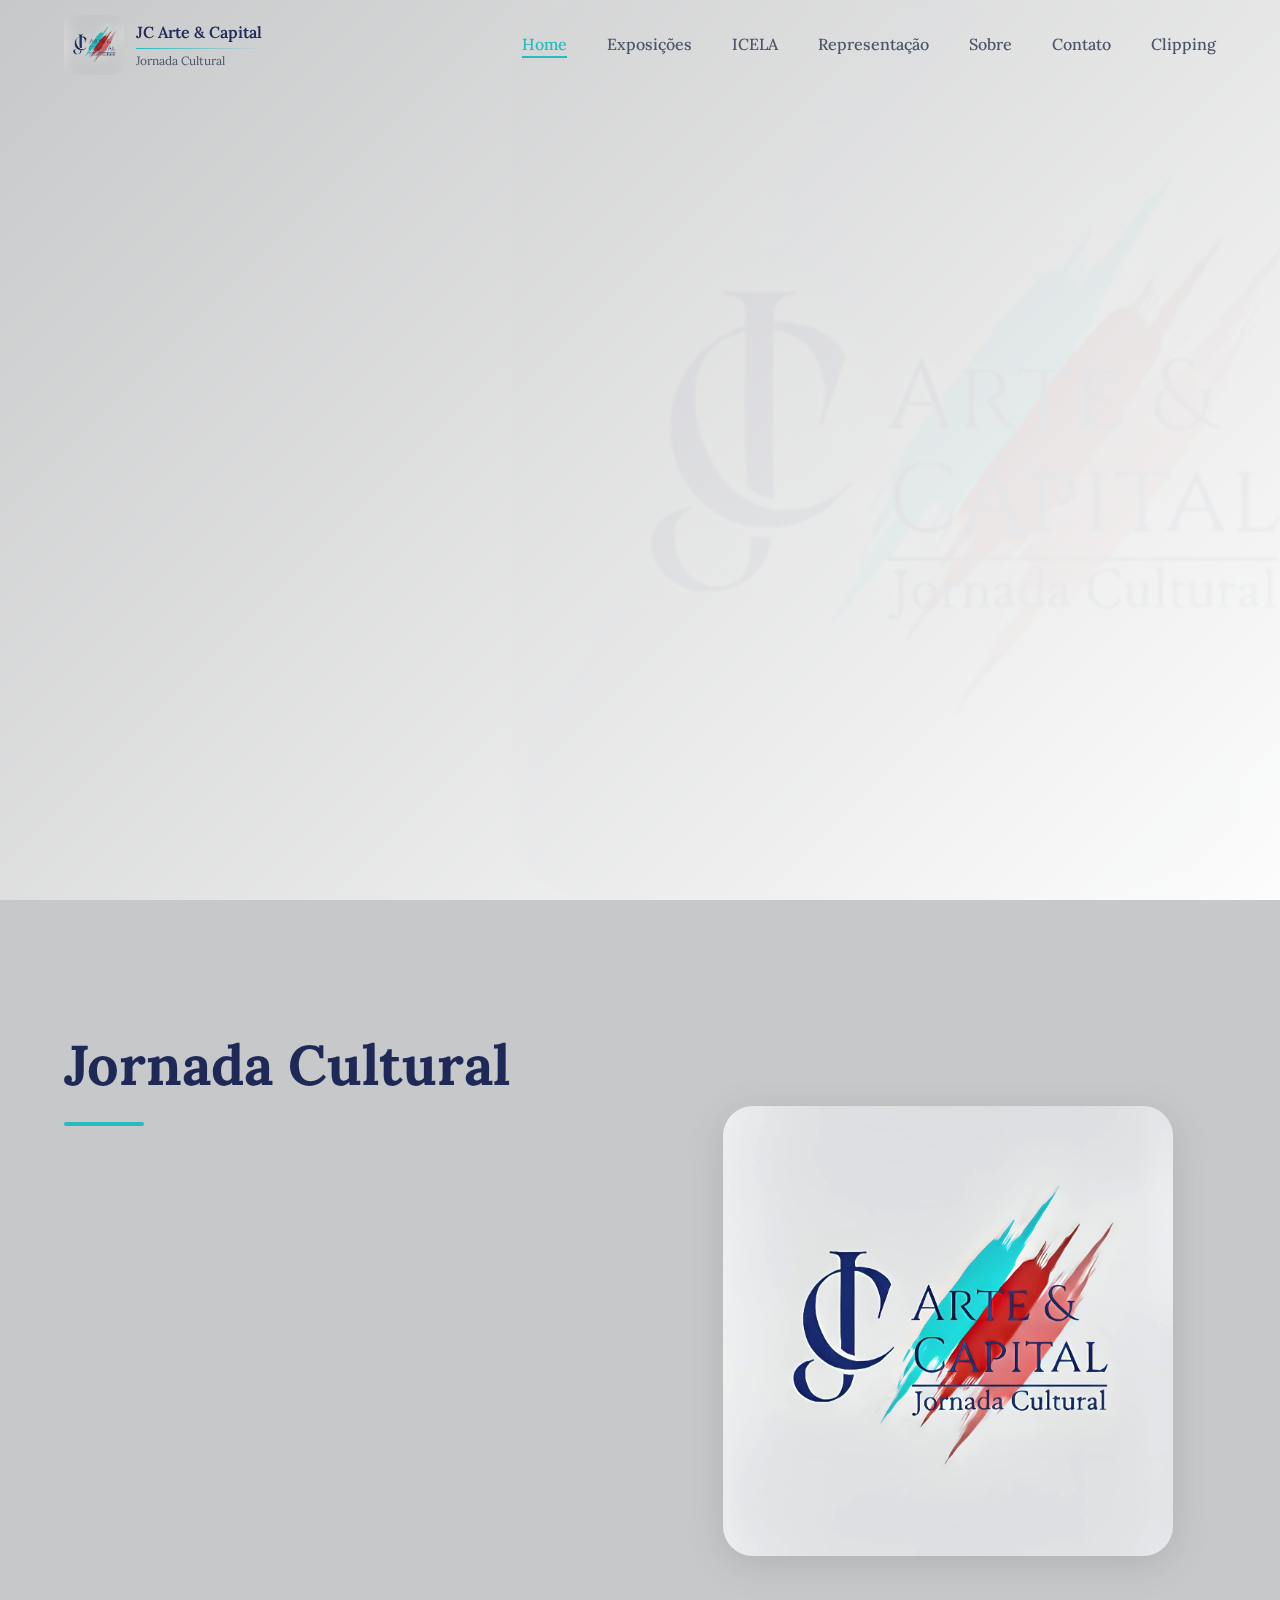
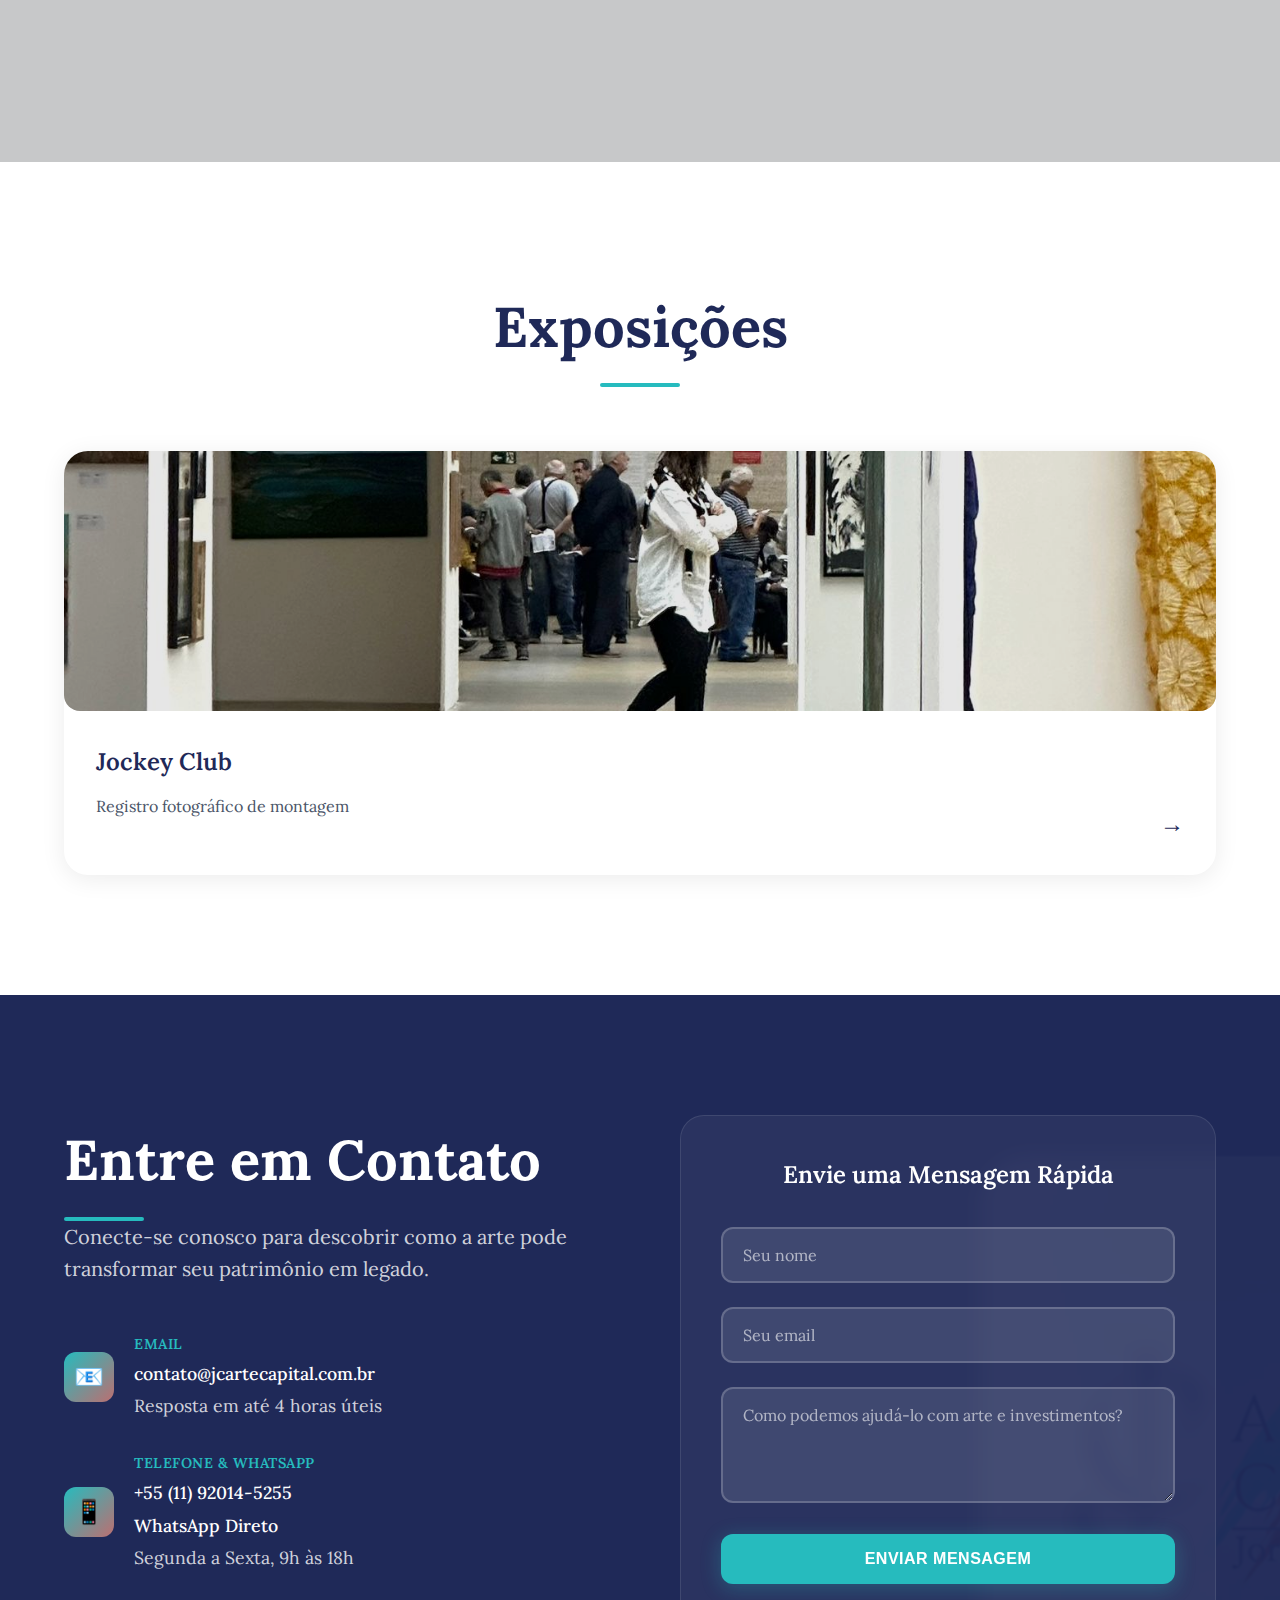
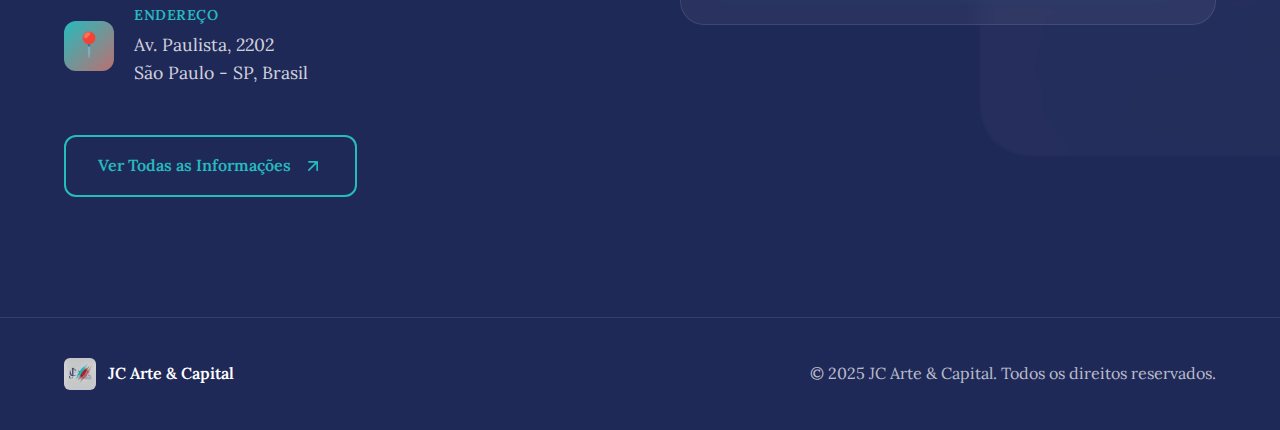
<file: index.html>
<!DOCTYPE html>
<html lang="pt-BR">
<head>
    <meta charset="UTF-8">
    <meta name="viewport" content="width=device-width, initial-scale=1.0">
    <title>JC Arte & Capital - Jornada Cultural</title>
    <link rel="stylesheet" href="styles/main.css?v=20250914a">
    <link rel="preconnect" href="https://fonts.googleapis.com">
    <link rel="preconnect" href="https://fonts.gstatic.com" crossorigin>
    <link href="https://fonts.googleapis.com/css2?family=Inter:wght@300;400;500;600;700&display=swap" rel="stylesheet">
    <!-- Fallback JS para garantir carregamento das imagens das tiles mesmo com cache antigo -->
    <script>
      window.addEventListener('load', () => {
        const map = {1:'1.jpeg',2:'2.jpeg',3:'3.jpeg',4:'4.jpeg'};
        Object.keys(map).forEach(k => {
          const el = document.querySelector('.tile-'+k);
          if(!el) return;
          const bg = getComputedStyle(el).backgroundImage;
          if(!bg || bg === 'none' || bg.includes('gradient')) {
            el.style.backgroundImage = `url(images/exposicoes/jockey1/14deset/${map[k]})`;
            el.style.backgroundSize = 'cover';
            el.style.backgroundPosition = 'center';
            el.style.backgroundRepeat = 'no-repeat';
          }
        });
      });
    </script>
</head>
<body>
    <!-- Navigation -->
    <nav class="navbar">
        <div class="nav-container">
            <div class="nav-logo">
                <img src="images/logos/logo_JC.jpeg" alt="JC Arte & Capital">
                <div class="nav-logo-text">
                    <span class="nav-title">JC Arte & Capital</span>
                    <hr class="nav-divider">
                    <span class="nav-subtitle">Jornada Cultural</span>
                </div>
            </div>
            <ul class="nav-menu">
                <li class="nav-item">
                    <a href="#home" class="nav-link active">Home</a>
                </li>
                <li class="nav-item dropdown">
                    <a href="#exposicoes" class="nav-link">Exposições</a>
                    <div class="dropdown-menu">
                        <a href="exhibitions/jockey-clube.html" class="dropdown-item">Jockey Club</a>
                        <!-- <a href="exhibitions/exposicao-exemplo.html" class="dropdown-item">Exposição Exemplo</a> -->
                    </div>
                </li>
                <!-- <li class="nav-item">
                    <a href="pages/artistas.html" class="nav-link">Artistas</a>
                </li> -->
                <li class="nav-item">
                    <a href="pages/icela.html" class="nav-link">ICELA</a>
                </li>
                <li class="nav-item">
                    <a href="pages/representacao.html" class="nav-link">Representação</a>
                </li>
                <li class="nav-item">
                    <a href="#sobre" class="nav-link">Sobre</a>
                </li>
                <li class="nav-item">
                    <a href="pages/contato.html" class="nav-link">Contato</a>
                </li>
                <li class="nav-item">
                    <a href="pages/clipping.html" class="nav-link">Clipping</a>
                </li>
            </ul>
            <div class="hamburger">
                <span></span>
                <span></span>
                <span></span>
            </div>
        </div>
    </nav>

    <!-- Hero Section -->
    <section id="home" class="hero">
        <div class="hero-content">
            <div class="hero-text">
                <div class="hero-icon">
                    <img src="images/logos/icon_JC.png" alt="JC Icon" class="main-icon">
                </div>
                <h1 class="hero-title">
                    <span class="title-line">Arte como</span>
                    <span class="title-line accent">Capital</span>
                </h1>
                <p class="hero-subtitle">
                    Em uma era de capital volátil, a arte emerge como um refúgio. 
                    Um porto seguro onde a beleza encontra o valor.
                </p>
            </div>
            <div class="hero-visual">
                <div class="interactive-mosaic">
                    <div class="mosaic-card" data-exhibition="jockey-clube">
                        <div class="mosaic-preview">
                            <div class="preview-tile tile-1"></div>
                            <div class="preview-tile tile-2"></div>
                            <div class="preview-tile tile-3"></div>
                            <div class="preview-tile tile-4"></div>
                        </div>
                        <div class="mosaic-info">
                            <h3>Exposição Destaque</h3>
                            <p>Jockey Club</p>
                            <span class="mosaic-cta">Ver Registro →</span>
                        </div>
                    </div>
                </div>
            </div>
        </div>
        <div class="scroll-indicator">
            <div class="scroll-line"></div>
            <span>Explore</span>
        </div>
    </section>

    <!-- About Section -->
    <section id="sobre" class="about">
        <div class="container">
            <div class="about-content">
                <div class="about-text">
                    <h2 class="section-title">Jornada Cultural</h2>
                    <div class="text-blocks">
                        <p class="text-block">
                            Na <strong>JC Arte & Capital</strong>, enxergamos a arte como riqueza em sua expressão mais plena: 
                            material por sua valorização constante, e cultural por transcender o efêmero.
                        </p>
                        <p class="text-block">
                            Cada obra é mais do que forma e cor; é a memória cristalizada de um tempo, 
                            um patrimônio que entrelaça, de forma única, a beleza ao valor.
                        </p>
                        <p class="text-block">
                            Investir em arte é apostar na força do tempo. É compreender que a passagem dos anos 
                            não corrói, mas consagra. Que a raridade se transforma em legado.
                        </p>
                        <p class="text-block accent-text">
                            A arte é o capital em sua forma mais elevada, tocando a eternidade.
                        </p>
                    </div>
                </div>
                <div class="about-visual">
                    <div class="logo-display">
                        <img src="images/logos/logo_JC.jpeg" alt="JC Arte & Capital Logo" class="about-logo">
                    </div>
                </div>
            </div>
        </div>
    </section>

    <!-- Exhibitions Preview -->
    <section id="exposicoes" class="exhibitions">
        <div class="container">
            <h2 class="section-title center">Exposições</h2>
            <div class="exhibitions-grid">
                <div class="exhibition-card" data-expo="expo1">
                    <div class="card-image">
                        <img src="images/exposicoes/jockey1/14deset/1.jpeg" alt="Exposição Jockey Club" class="card-thumb" loading="lazy">
                    </div>
                    <div class="card-content">
                        <h3>Jockey Club</h3>
                        <p>Registro fotográfico de montagem</p>
                        <span class="card-arrow">→</span>
                    </div>
                </div>
                <!-- Exposição exemplo temporariamente oculta -->
                <!-- <div class="exhibition-card" data-expo="expo2">
                    <div class="card-image">
                        <img src="images/exposicoes/jockey1/14deset/2.jpeg" alt="Imagem demonstrativa" class="card-thumb mock-thumb" loading="lazy">
                    </div>
                    <div class="card-content">
                        <h3>Exposição Exemplo</h3>
                        <p>Modelo demonstrativo (mock)</p>
                        <span class="card-arrow">→</span>
                    </div>
                </div> -->
            </div>
        </div>
    </section>

    <!-- Contact Section -->
    <section id="contato" class="contact">
        <div class="container">
            <div class="contact-content">
                <div class="contact-info">
                    <h2 class="section-title">Entre em Contato</h2>
                    <p>Conecte-se conosco para descobrir como a arte pode transformar seu patrimônio em legado.</p>
                    <div class="contact-methods">
                        <div class="contact-method">
                            <div class="method-icon">📧</div>
                            <div class="method-content">
                                <strong>Email</strong>
                                <a href="mailto:contato@jcartecapital.com.br">contato@jcartecapital.com.br</a>
                                <span class="method-note">Resposta em até 4 horas úteis</span>
                            </div>
                        </div>
                        <div class="contact-method">
                            <div class="method-icon">📱</div>
                            <div class="method-content">
                                <strong>Telefone & WhatsApp</strong>
                                <a href="tel:+5511920145255">+55 (11) 92014-5255</a>
                                <a href="https://wa.me/5511920145255" target="_blank">WhatsApp Direto</a>
                                <span class="method-note">Segunda a Sexta, 9h às 18h</span>
                            </div>
                        </div>
                        <div class="contact-method">
                            <div class="method-icon">📍</div>
                            <div class="method-content">
                                <strong>Endereço</strong>
                                <span>Av. Paulista, 2202<br>São Paulo - SP, Brasil</span>
                            </div>
                        </div>
                    </div>
                    <div class="contact-cta">
                        <a href="pages/contato.html" class="btn btn-secondary">
                            <span>Ver Todas as Informações</span>
                            <svg width="20" height="20" viewBox="0 0 24 24" fill="none">
                                <path d="M7 17L17 7M17 7H7M17 7V17" stroke="currentColor" stroke-width="2" stroke-linecap="round" stroke-linejoin="round"/>
                            </svg>
                        </a>
                    </div>
                </div>
                <div class="contact-form-container">
                    <h3>Envie uma Mensagem Rápida</h3>
                    <form class="quick-contact-form">
                        <div class="form-group">
                            <input type="text" placeholder="Seu nome" required>
                        </div>
                        <div class="form-group">
                            <input type="email" placeholder="Seu email" required>
                        </div>
                        <div class="form-group">
                            <textarea placeholder="Como podemos ajudá-lo com arte e investimentos?" rows="4" required></textarea>
                        </div>
                        <button type="submit" class="btn btn-primary full-width">
                            <span>Enviar Mensagem</span>
                        </button>
                    </form>
                </div>
            </div>
        </div>
    </section>

    <!-- Footer -->
    <footer class="footer">
        <div class="container">
            <div class="footer-content">
                <div class="footer-logo">
                    <img src="images/logos/logo_JC.jpeg" alt="JC Arte & Capital">
                    <span>JC Arte & Capital</span>
                </div>
                <p>&copy; 2025 JC Arte & Capital. Todos os direitos reservados.</p>
            </div>
        </div>
    </footer>

    <script src="scripts/main.js"></script>
</body>
</html>
</file>
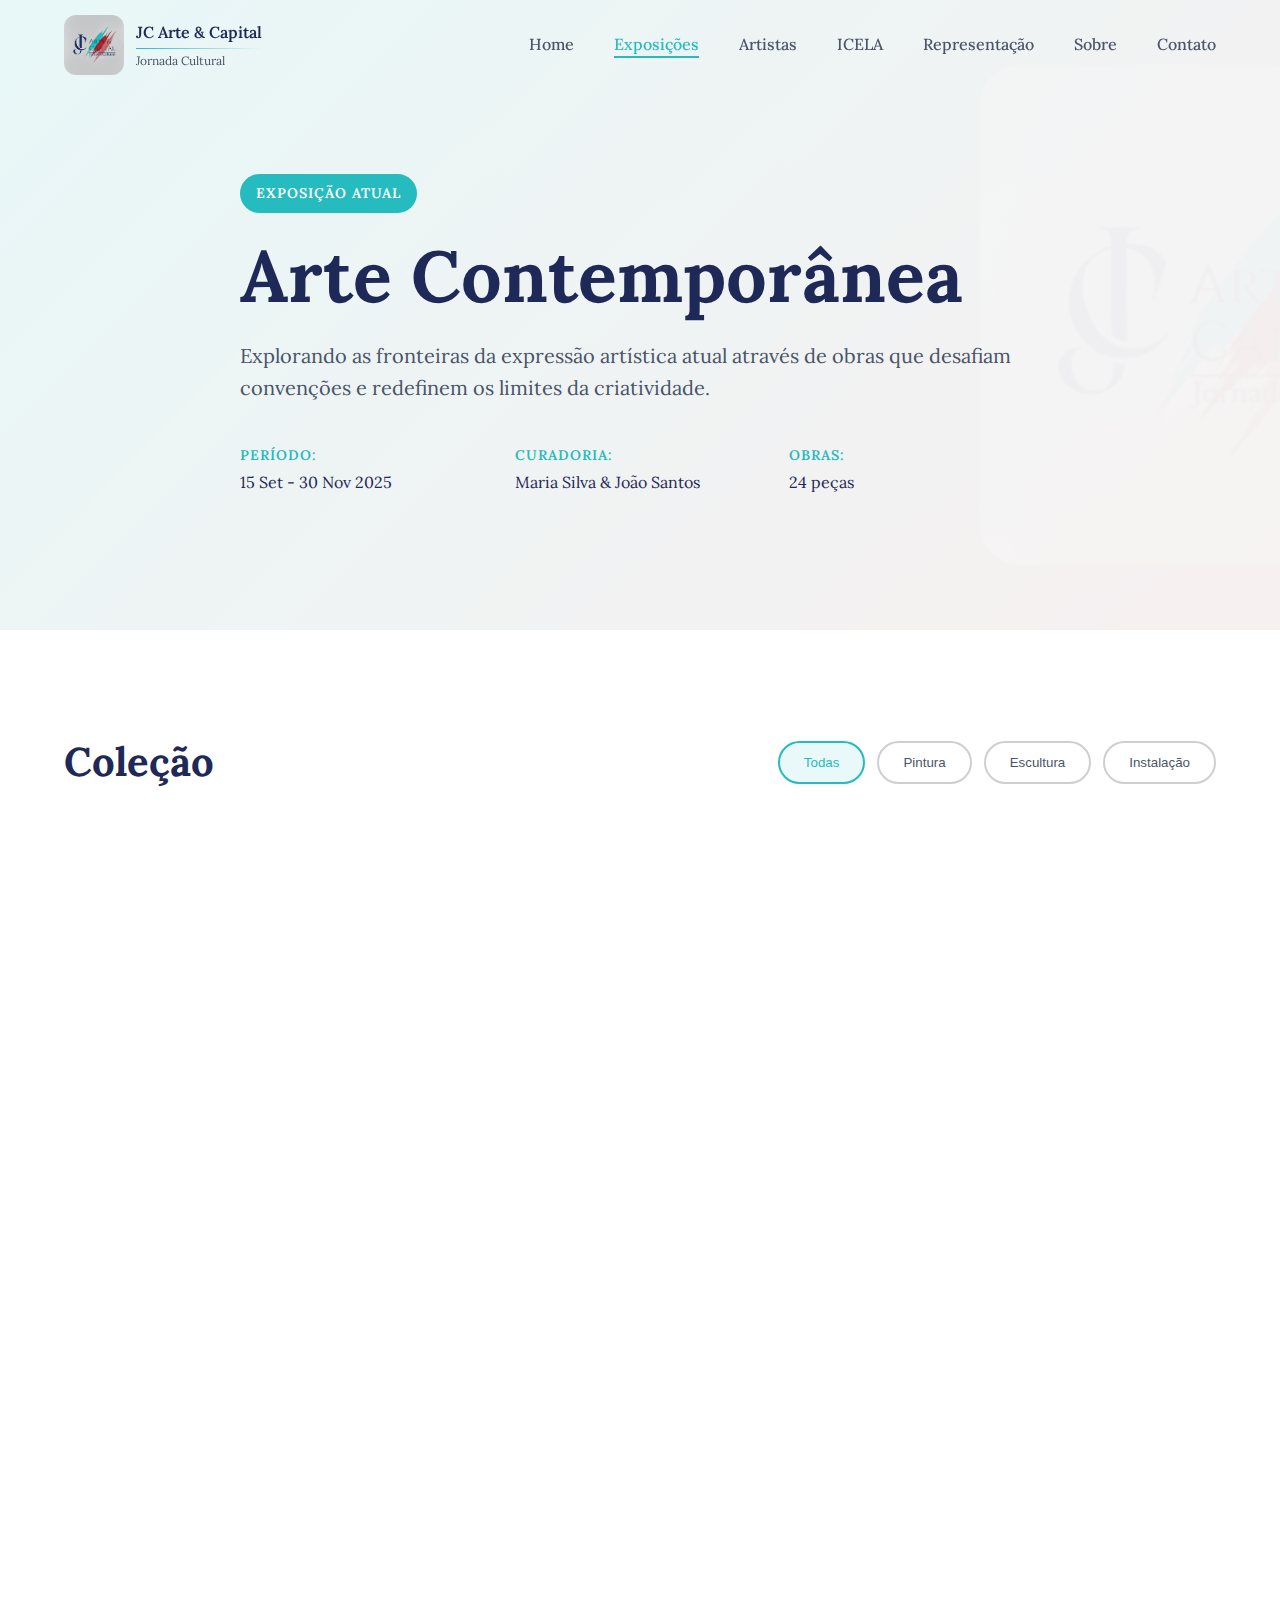
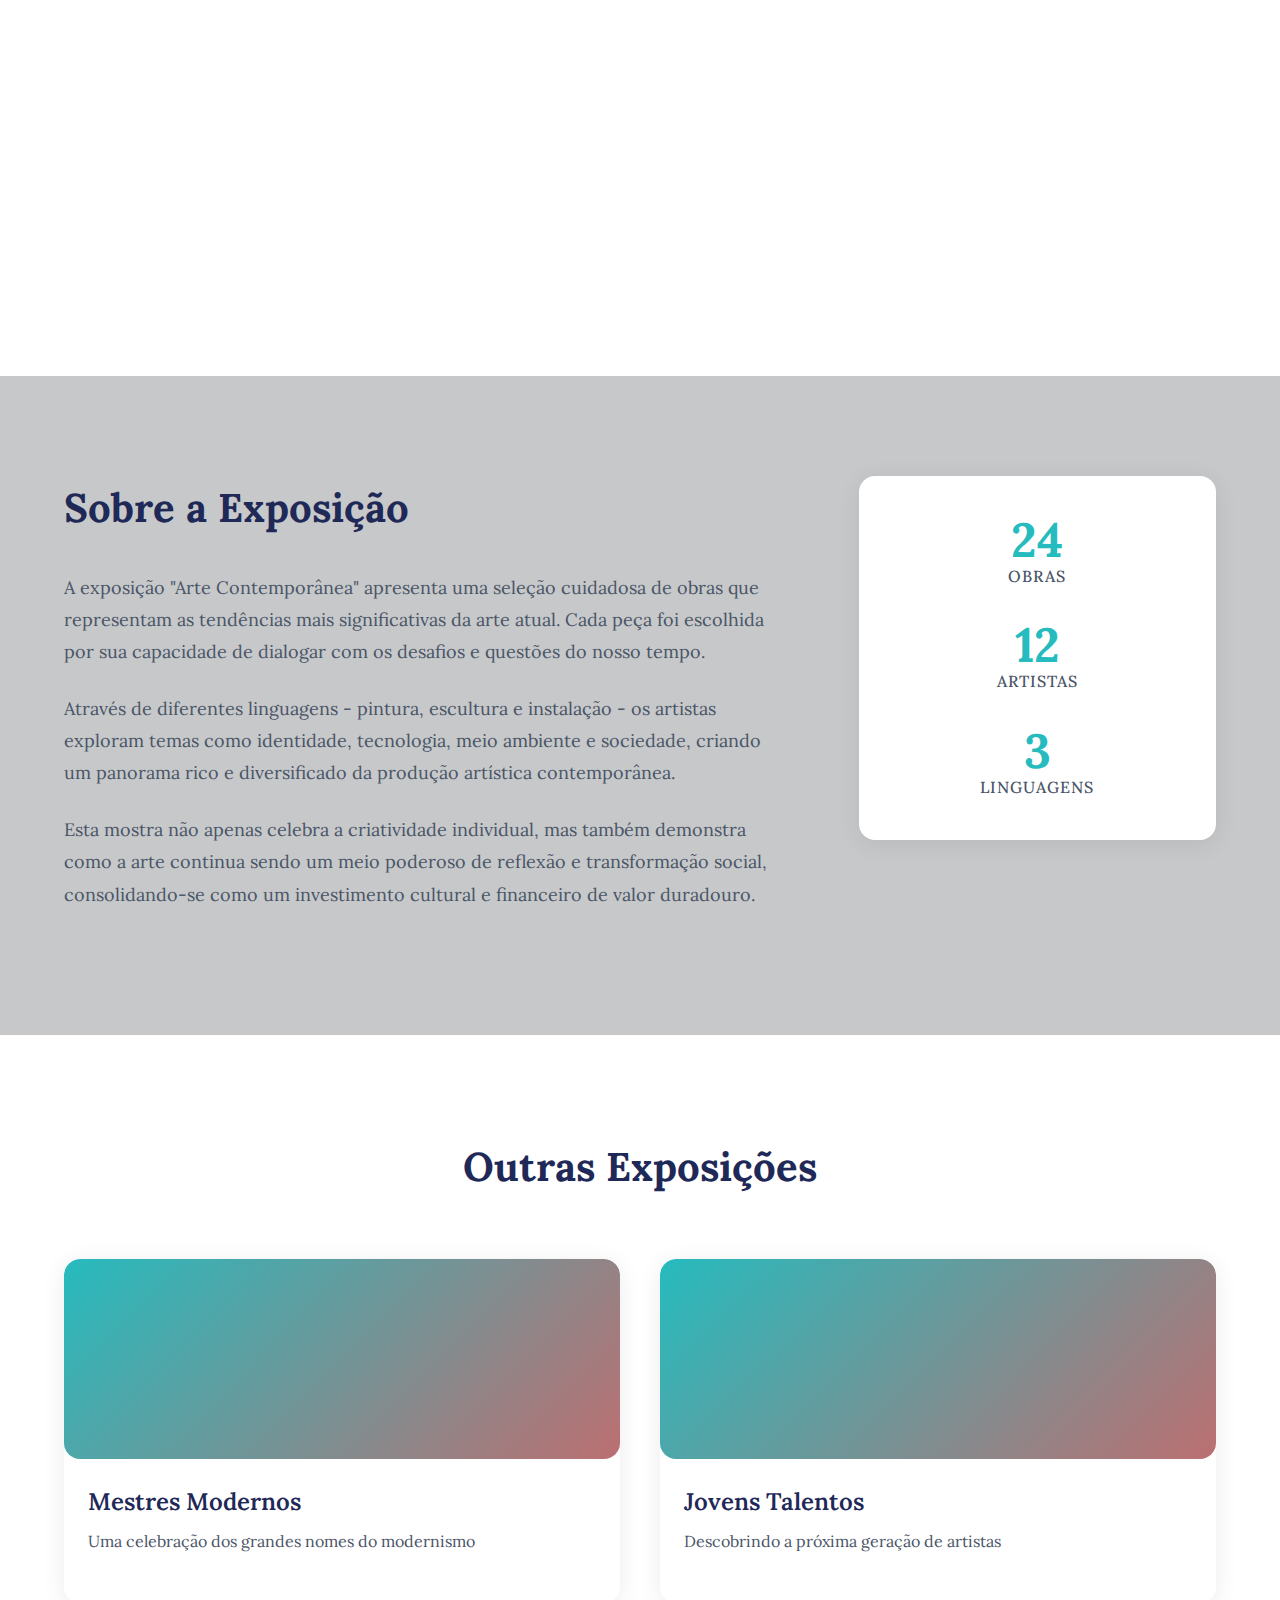
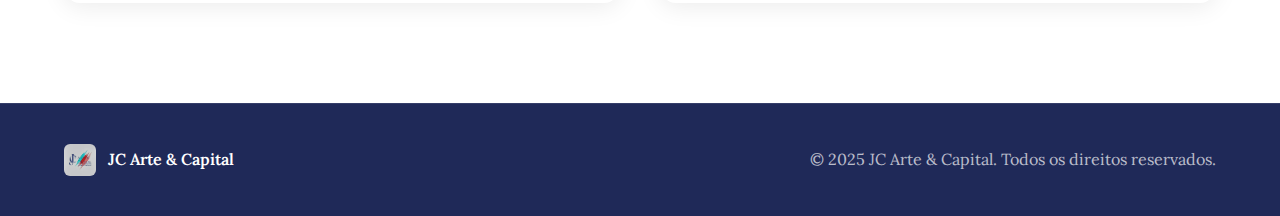
<file: exhibitions/arte-contemporanea.html>
<!DOCTYPE html>
<html lang="pt-BR">
<head>
    <meta charset="UTF-8">
    <meta name="viewport" content="width=device-width, initial-scale=1.0">
    <title>Arte Contemporânea - JC Arte & Capital</title>
    <link rel="stylesheet" href="../styles/main.css">
    <link rel="stylesheet" href="../styles/exhibition.css">
    <link rel="preconnect" href="https://fonts.googleapis.com">
    <link rel="preconnect" href="https://fonts.gstatic.com" crossorigin>
    <link href="https://fonts.googleapis.com/css2?family=Inter:wght@300;400;500;600;700&display=swap" rel="stylesheet">
</head>
<body>
    <!-- Navigation -->
    <nav class="navbar">
        <div class="nav-container">
            <div class="nav-logo">
                <img src="../images/logos/logo_JC.jpeg" alt="JC Arte & Capital">
                <div class="nav-logo-text">
                    <span class="nav-title">JC Arte & Capital</span>
                    <hr class="nav-divider">
                    <span class="nav-subtitle">Jornada Cultural</span>
                </div>
            </div>
            <ul class="nav-menu">
                <li class="nav-item">
                    <a href="../index.html" class="nav-link">Home</a>
                </li>
                <li class="nav-item dropdown">
                    <a href="#exposicoes" class="nav-link active">Exposições</a>
                    <div class="dropdown-menu">
                        <a href="arte-contemporanea.html" class="dropdown-item">Arte Contemporânea</a>
                        <a href="mestres-modernos.html" class="dropdown-item">Mestres Modernos</a>
                        <a href="jovens-talentos.html" class="dropdown-item">Jovens Talentos</a>
                        <a href="jockey-clube.html" class="dropdown-item">Jockey Club</a>
                    </div>
                </li>
                <li class="nav-item">
                    <a href="../pages/artistas.html" class="nav-link">Artistas</a>
                </li>
                <li class="nav-item">
                    <a href="../pages/icela.html" class="nav-link">ICELA</a>
                </li>
                <li class="nav-item">
                    <a href="../pages/representacao.html" class="nav-link">Representação</a>
                </li>
                <li class="nav-item">
                    <a href="../index.html#sobre" class="nav-link">Sobre</a>
                </li>
                <li class="nav-item">
                    <a href="../pages/contato.html" class="nav-link">Contato</a>
                </li>
            </ul>
            <div class="hamburger">
                <span></span>
                <span></span>
                <span></span>
            </div>
        </div>
    </nav>

    <!-- Exhibition Hero -->
    <section class="exhibition-hero">
        <div class="hero-background">
            <div class="background-overlay"></div>
        </div>
        <div class="container">
            <div class="exhibition-info">
                <span class="exhibition-category">Exposição Atual</span>
                <h1 class="exhibition-title">Arte Contemporânea</h1>
                <p class="exhibition-subtitle">
                    Explorando as fronteiras da expressão artística atual através de obras que desafiam 
                    convenções e redefinem os limites da criatividade.
                </p>
                <div class="exhibition-details">
                    <div class="detail-item">
                        <strong>Período:</strong>
                        <span>15 Set - 30 Nov 2025</span>
                    </div>
                    <div class="detail-item">
                        <strong>Curadoria:</strong>
                        <span>Maria Silva & João Santos</span>
                    </div>
                    <div class="detail-item">
                        <strong>Obras:</strong>
                        <span>24 peças</span>
                    </div>
                </div>
            </div>
        </div>
    </section>

    <!-- Gallery Section -->
    <section class="gallery-section">
        <div class="container">
            <div class="gallery-header">
                <h2>Coleção</h2>
                <div class="gallery-filters">
                    <button class="filter-btn active" data-filter="all">Todas</button>
                    <button class="filter-btn" data-filter="pintura">Pintura</button>
                    <button class="filter-btn" data-filter="escultura">Escultura</button>
                    <button class="filter-btn" data-filter="instalacao">Instalação</button>
                </div>
            </div>

            <div class="gallery-grid">
                <!-- Artwork Items -->
                <div class="artwork-item" data-category="pintura">
                    <div class="artwork-image">
                        <div class="image-placeholder"></div>
                        <div class="artwork-overlay">
                            <button class="view-btn">Ver Detalhes</button>
                        </div>
                    </div>
                    <div class="artwork-info">
                        <h3>Reflexões Urbanas</h3>
                        <p class="artist-name">Ana Rodrigues</p>
                        <p class="artwork-year">2024</p>
                        <p class="artwork-medium">Óleo sobre tela</p>
                        <p class="artwork-dimensions">120 x 90 cm</p>
                    </div>
                </div>

                <div class="artwork-item" data-category="escultura">
                    <div class="artwork-image">
                        <div class="image-placeholder"></div>
                        <div class="artwork-overlay">
                            <button class="view-btn">Ver Detalhes</button>
                        </div>
                    </div>
                    <div class="artwork-info">
                        <h3>Formas em Movimento</h3>
                        <p class="artist-name">Carlos Mendoza</p>
                        <p class="artwork-year">2023</p>
                        <p class="artwork-medium">Bronze patinado</p>
                        <p class="artwork-dimensions">180 x 60 x 40 cm</p>
                    </div>
                </div>

                <div class="artwork-item" data-category="pintura">
                    <div class="artwork-image">
                        <div class="image-placeholder"></div>
                        <div class="artwork-overlay">
                            <button class="view-btn">Ver Detalhes</button>
                        </div>
                    </div>
                    <div class="artwork-info">
                        <h3>Abstração Digital</h3>
                        <p class="artist-name">Beatriz Lima</p>
                        <p class="artwork-year">2024</p>
                        <p class="artwork-medium">Acrílica sobre tela</p>
                        <p class="artwork-dimensions">100 x 100 cm</p>
                    </div>
                </div>

                <div class="artwork-item" data-category="instalacao">
                    <div class="artwork-image">
                        <div class="image-placeholder"></div>
                        <div class="artwork-overlay">
                            <button class="view-btn">Ver Detalhes</button>
                        </div>
                    </div>
                    <div class="artwork-info">
                        <h3>Luz e Sombra</h3>
                        <p class="artist-name">Roberto Ferreira</p>
                        <p class="artwork-year">2024</p>
                        <p class="artwork-medium">Instalação interativa</p>
                        <p class="artwork-dimensions">Dimensões variáveis</p>
                    </div>
                </div>

                <div class="artwork-item" data-category="pintura">
                    <div class="artwork-image">
                        <div class="image-placeholder"></div>
                        <div class="artwork-overlay">
                            <button class="view-btn">Ver Detalhes</button>
                        </div>
                    </div>
                    <div class="artwork-info">
                        <h3>Paisagem Imaginária</h3>
                        <p class="artist-name">Helena Costa</p>
                        <p class="artwork-year">2023</p>
                        <p class="artwork-medium">Técnica mista</p>
                        <p class="artwork-dimensions">150 x 200 cm</p>
                    </div>
                </div>

                <div class="artwork-item" data-category="escultura">
                    <div class="artwork-image">
                        <div class="image-placeholder"></div>
                        <div class="artwork-overlay">
                            <button class="view-btn">Ver Detalhes</button>
                        </div>
                    </div>
                    <div class="artwork-info">
                        <h3>Metamorfose</h3>
                        <p class="artist-name">Diego Almeida</p>
                        <p class="artwork-year">2024</p>
                        <p class="artwork-medium">Mármore e metal</p>
                        <p class="artwork-dimensions">200 x 80 x 60 cm</p>
                    </div>
                </div>
            </div>
        </div>
    </section>

    <!-- Exhibition Description -->
    <section class="exhibition-description">
        <div class="container">
            <div class="description-content">
                <div class="description-text">
                    <h2>Sobre a Exposição</h2>
                    <p>
                        A exposição "Arte Contemporânea" apresenta uma seleção cuidadosa de obras que 
                        representam as tendências mais significativas da arte atual. Cada peça foi 
                        escolhida por sua capacidade de dialogar com os desafios e questões do nosso tempo.
                    </p>
                    <p>
                        Através de diferentes linguagens - pintura, escultura e instalação - os artistas 
                        exploram temas como identidade, tecnologia, meio ambiente e sociedade, criando 
                        um panorama rico e diversificado da produção artística contemporânea.
                    </p>
                    <p>
                        Esta mostra não apenas celebra a criatividade individual, mas também demonstra 
                        como a arte continua sendo um meio poderoso de reflexão e transformação social, 
                        consolidando-se como um investimento cultural e financeiro de valor duradouro.
                    </p>
                </div>
                <div class="description-stats">
                    <div class="stat-item">
                        <span class="stat-number">24</span>
                        <span class="stat-label">Obras</span>
                    </div>
                    <div class="stat-item">
                        <span class="stat-number">12</span>
                        <span class="stat-label">Artistas</span>
                    </div>
                    <div class="stat-item">
                        <span class="stat-number">3</span>
                        <span class="stat-label">Linguagens</span>
                    </div>
                </div>
            </div>
        </div>
    </section>

    <!-- Navigation to other exhibitions -->
    <section class="other-exhibitions">
        <div class="container">
            <h2>Outras Exposições</h2>
            <div class="other-exhibitions-grid">
                <a href="mestres-modernos.html" class="other-exhibition-card">
                    <div class="card-image">
                        <div class="image-placeholder"></div>
                    </div>
                    <div class="card-content">
                        <h3>Mestres Modernos</h3>
                        <p>Uma celebração dos grandes nomes do modernismo</p>
                    </div>
                </a>
                <a href="jovens-talentos.html" class="other-exhibition-card">
                    <div class="card-image">
                        <div class="image-placeholder"></div>
                    </div>
                    <div class="card-content">
                        <h3>Jovens Talentos</h3>
                        <p>Descobrindo a próxima geração de artistas</p>
                    </div>
                </a>
            </div>
        </div>
    </section>

    <!-- Footer -->
    <footer class="footer">
        <div class="container">
            <div class="footer-content">
                <div class="footer-logo">
                    <img src="../images/logos/logo_JC.jpeg" alt="JC Arte & Capital">
                    <span>JC Arte & Capital</span>
                </div>
                <p>&copy; 2025 JC Arte & Capital. Todos os direitos reservados.</p>
            </div>
        </div>
    </footer>

    <script src="../scripts/main.js"></script>
    <script src="../scripts/exhibition.js"></script>
</body>
</html>
</file>
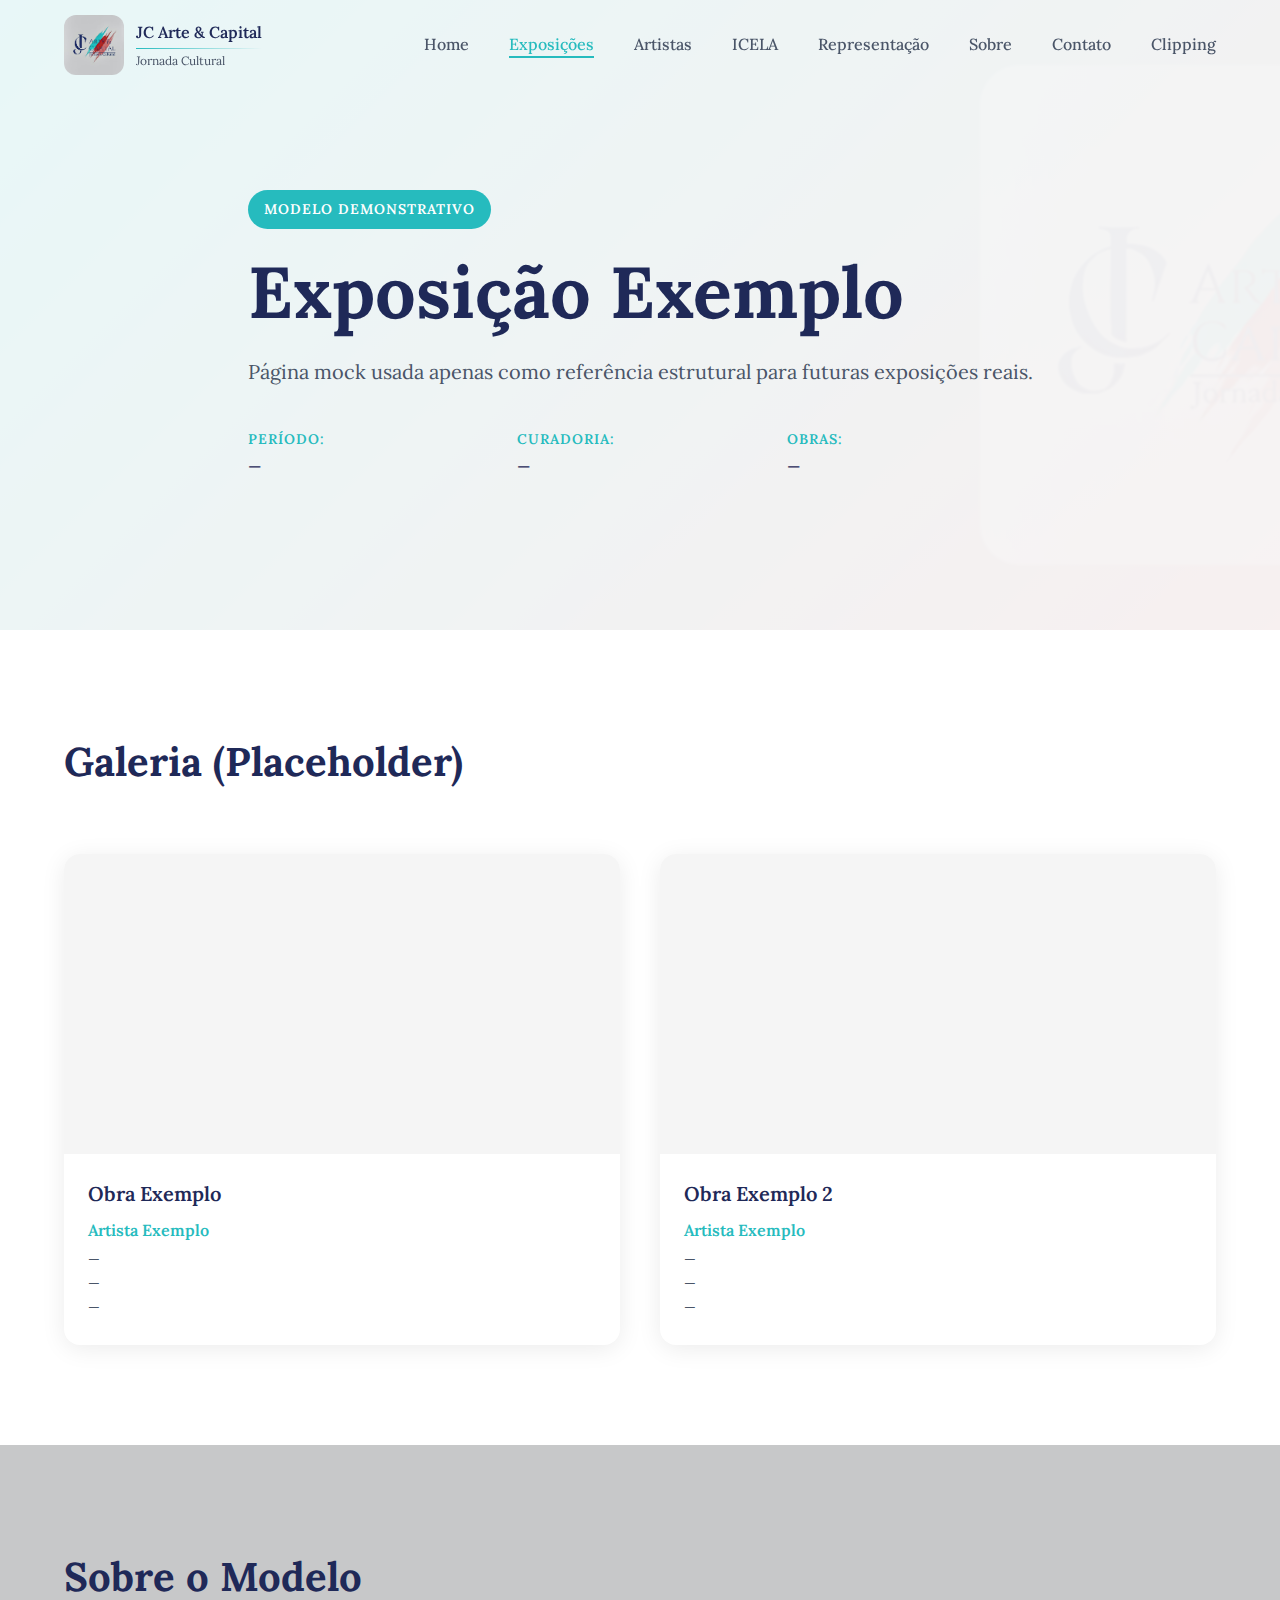
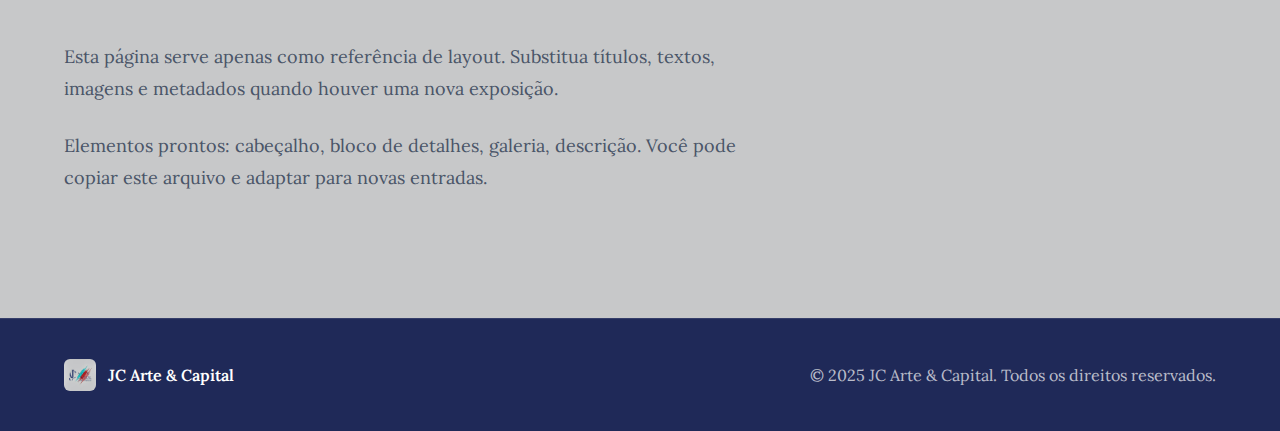
<file: exhibitions/exposicao-exemplo.html>
<!DOCTYPE html>
<html lang="pt-BR">
<head>
  <meta charset="UTF-8">
  <meta name="viewport" content="width=device-width, initial-scale=1.0">
  <title>Exposição Exemplo - JC Arte & Capital</title>
  <link rel="stylesheet" href="../styles/main.css">
  <link rel="stylesheet" href="../styles/exhibition.css">
</head>
<body>
  <nav class="navbar">
    <div class="nav-container">
      <div class="nav-logo">
        <img src="../images/logos/logo_JC.jpeg" alt="JC Arte & Capital">
        <div class="nav-logo-text">
          <span class="nav-title">JC Arte & Capital</span>
          <hr class="nav-divider">
          <span class="nav-subtitle">Jornada Cultural</span>
        </div>
      </div>
      <ul class="nav-menu">
        <li class="nav-item"><a href="../index.html" class="nav-link">Home</a></li>
        <li class="nav-item dropdown">
          <a href="#exposicoes" class="nav-link active">Exposições</a>
          <div class="dropdown-menu">
            <a href="jockey-clube.html" class="dropdown-item">Jockey Club</a>
            <a href="exposicao-exemplo.html" class="dropdown-item active">Exposição Exemplo</a>
          </div>
        </li>
        <li class="nav-item"><a href="../pages/artistas.html" class="nav-link">Artistas</a></li>
        <li class="nav-item"><a href="../pages/icela.html" class="nav-link">ICELA</a></li>
        <li class="nav-item"><a href="../pages/representacao.html" class="nav-link">Representação</a></li>
        <li class="nav-item"><a href="../index.html#sobre" class="nav-link">Sobre</a></li>
        <li class="nav-item"><a href="../pages/contato.html" class="nav-link">Contato</a></li>
        <li class="nav-item"><a href="../pages/clipping.html" class="nav-link">Clipping</a></li>
      </ul>
      <div class="hamburger"><span></span><span></span><span></span></div>
    </div>
  </nav>

  <section class="exhibition-hero minimal">
    <div class="hero-background"><div class="background-overlay"></div></div>
    <div class="container">
      <div class="exhibition-info">
        <span class="exhibition-category">Modelo Demonstrativo</span>
        <h1 class="exhibition-title">Exposição Exemplo</h1>
        <p class="exhibition-subtitle">Página mock usada apenas como referência estrutural para futuras exposições reais.</p>
        <div class="exhibition-details">
          <div class="detail-item"><strong>Período:</strong><span>—</span></div>
          <div class="detail-item"><strong>Curadoria:</strong><span>—</span></div>
          <div class="detail-item"><strong>Obras:</strong><span>—</span></div>
        </div>
      </div>
    </div>
  </section>

  <section class="gallery-section">
    <div class="container">
      <div class="gallery-header"><h2>Galeria (Placeholder)</h2></div>
      <div class="gallery-grid">
        <div class="artwork-item" data-category="demo">
          <div class="artwork-image">
            <div class="image-placeholder"></div>
          </div>
          <div class="artwork-info">
            <h3>Obra Exemplo</h3>
            <p class="artist-name">Artista Exemplo</p>
            <p class="artwork-year">—</p>
            <p class="artwork-medium">—</p>
            <p class="artwork-dimensions">—</p>
          </div>
        </div>
        <div class="artwork-item" data-category="demo">
          <div class="artwork-image">
            <div class="image-placeholder"></div>
          </div>
          <div class="artwork-info">
            <h3>Obra Exemplo 2</h3>
            <p class="artist-name">Artista Exemplo</p>
            <p class="artwork-year">—</p>
            <p class="artwork-medium">—</p>
            <p class="artwork-dimensions">—</p>
          </div>
        </div>
      </div>
    </div>
  </section>

  <section class="exhibition-description">
    <div class="container">
      <div class="description-content">
        <div class="description-text">
          <h2>Sobre o Modelo</h2>
          <p>Esta página serve apenas como referência de layout. Substitua títulos, textos, imagens e metadados quando houver uma nova exposição.</p>
          <p>Elementos prontos: cabeçalho, bloco de detalhes, galeria, descrição. Você pode copiar este arquivo e adaptar para novas entradas.</p>
        </div>
      </div>
    </div>
  </section>

  <footer class="footer">
    <div class="container">
      <div class="footer-content">
        <div class="footer-logo">
          <img src="../images/logos/logo_JC.jpeg" alt="JC Arte & Capital">
          <span>JC Arte & Capital</span>
        </div>
        <p>&copy; 2025 JC Arte & Capital. Todos os direitos reservados.</p>
      </div>
    </div>
  </footer>

  <script src="../scripts/main.js"></script>
</body>
</html>
</file>
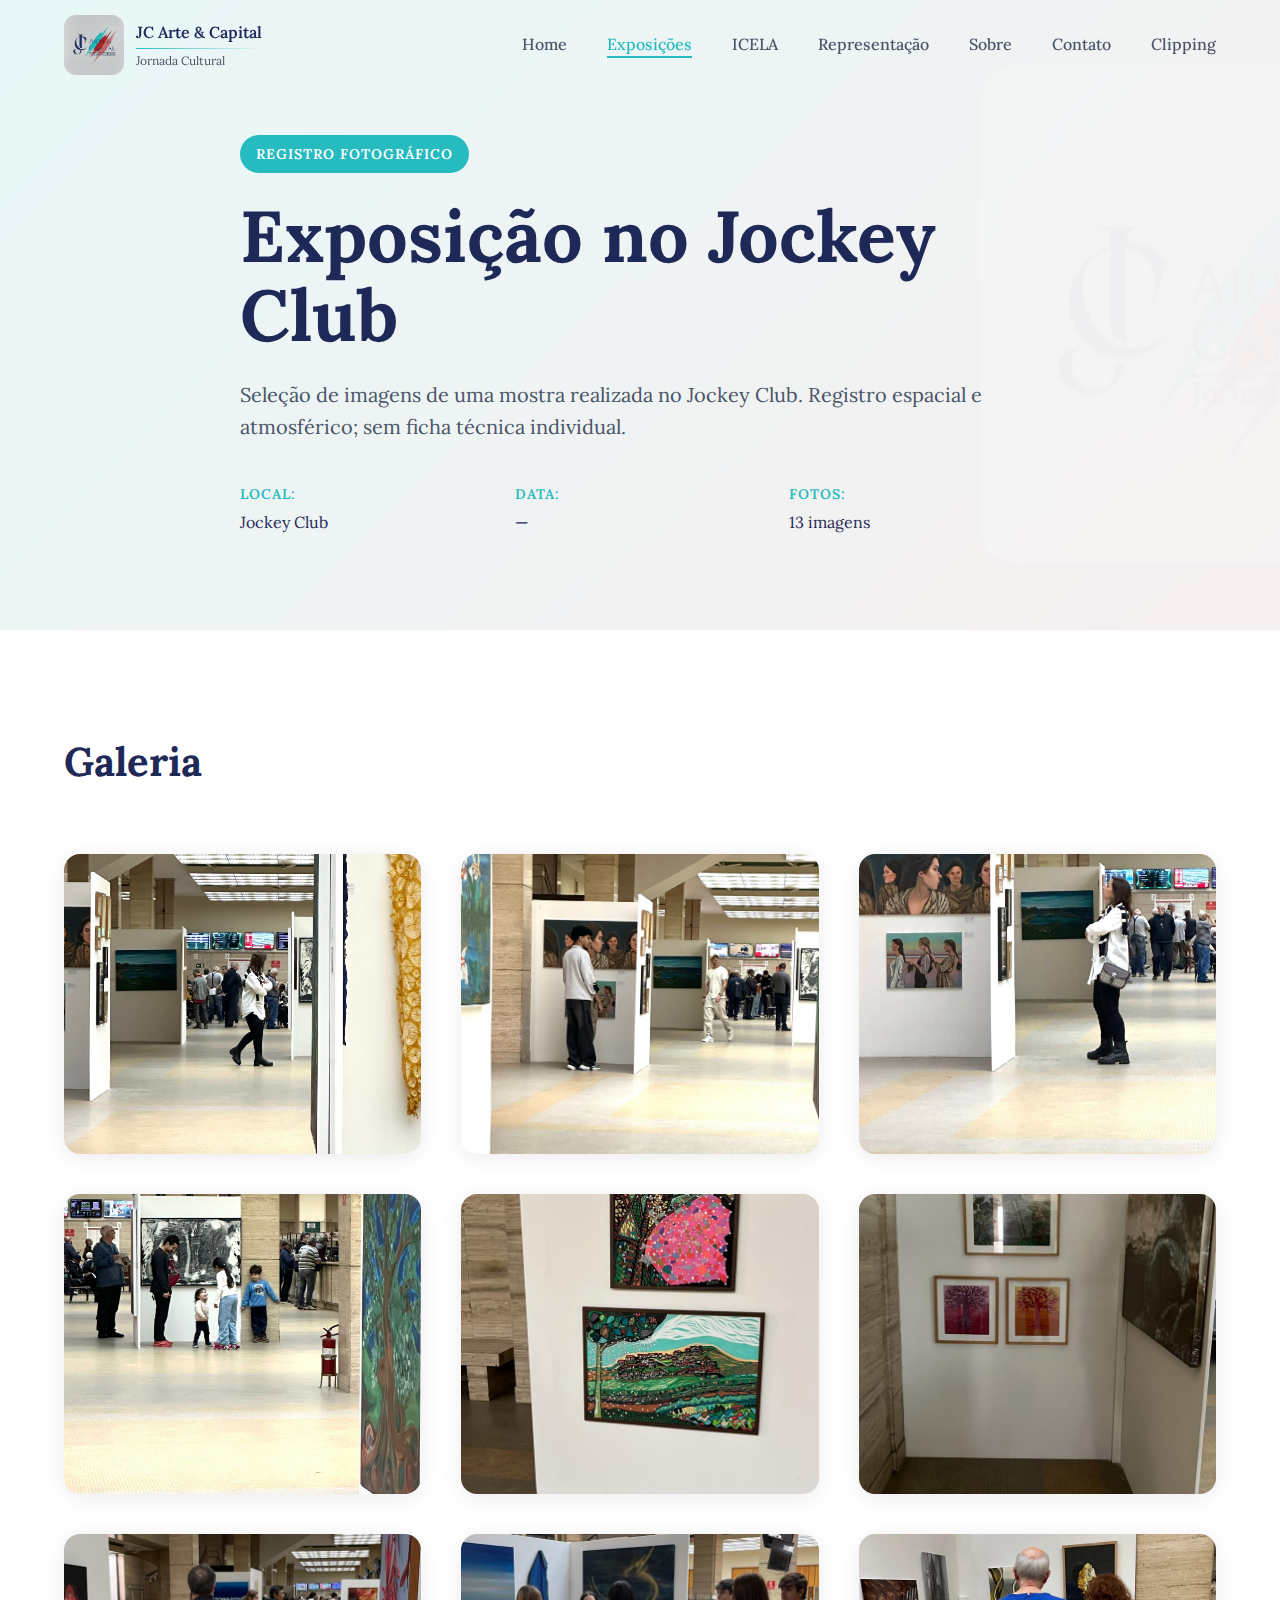
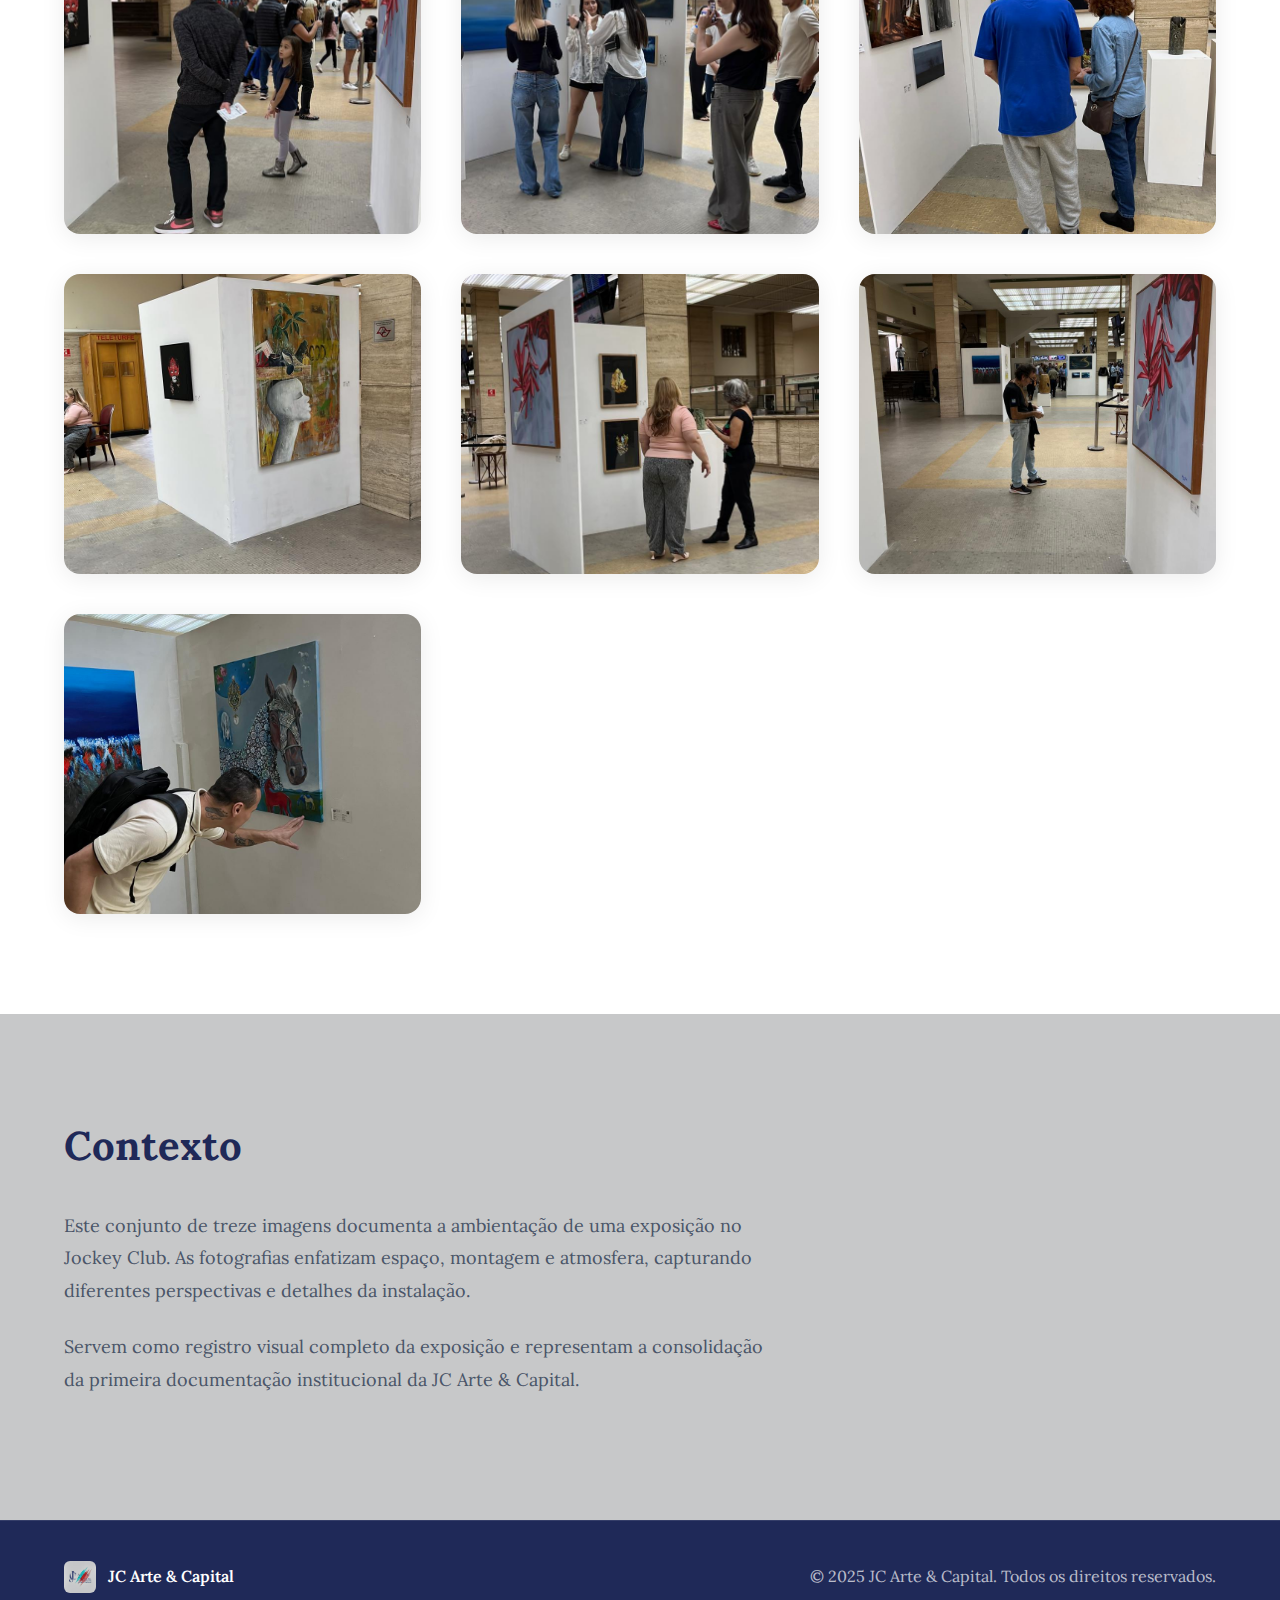
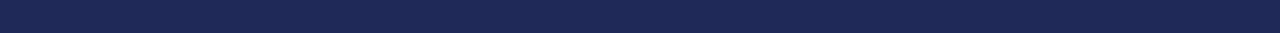
<file: exhibitions/jockey-clube.html>
<!DOCTYPE html>
<html lang="pt-BR">
<head>
    <meta charset="UTF-8">
    <meta name="viewport" content="width=device-width, initial-scale=1.0">
    <title>Exposição no Jockey Club - JC Arte & Capital</title>
    <link rel="stylesheet" href="../styles/main.css">
    <link rel="stylesheet" href="../styles/exhibition.css">
    <link rel="preconnect" href="https://fonts.googleapis.com">
    <link rel="preconnect" href="https://fonts.gstatic.com" crossorigin>
    <link href="https://fonts.googleapis.com/css2?family=Inter:wght@300;400;500;600;700&display=swap" rel="stylesheet">
</head>
<body>
    <nav class="navbar">
        <div class="nav-container">
            <div class="nav-logo">
                <img src="../images/logos/logo_JC.jpeg" alt="JC Arte & Capital">
                <div class="nav-logo-text">
                    <span class="nav-title">JC Arte & Capital</span>
                    <hr class="nav-divider">
                    <span class="nav-subtitle">Jornada Cultural</span>
                </div>
            </div>
            <ul class="nav-menu">
                <li class="nav-item"><a href="../index.html" class="nav-link">Home</a></li>
                <li class="nav-item dropdown">
                    <a href="#exposicoes" class="nav-link active">Exposições</a>
                    <div class="dropdown-menu">
                        <a href="jockey-clube.html" class="dropdown-item active">Jockey Club</a>
                                                <!-- <a href="exposicao-exemplo.html" class="dropdown-item">Exposição Exemplo</a> -->
                    </div>
                </li>
                <!-- <li class="nav-item"><a href="../pages/artistas.html" class="nav-link">Artistas</a></li> -->
                <li class="nav-item"><a href="../pages/icela.html" class="nav-link">ICELA</a></li>
                <li class="nav-item"><a href="../pages/representacao.html" class="nav-link">Representação</a></li>
                <li class="nav-item"><a href="../index.html#sobre" class="nav-link">Sobre</a></li>
                <li class="nav-item"><a href="../pages/contato.html" class="nav-link">Contato</a></li>
                <li class="nav-item"><a href="../pages/clipping.html" class="nav-link">Clipping</a></li>
            </ul>
            <div class="hamburger"><span></span><span></span><span></span></div>
        </div>
    </nav>

    <section class="exhibition-hero minimal">
        <div class="hero-background">
            <div class="background-overlay"></div>
        </div>
        <div class="container">
            <div class="exhibition-info">
                <span class="exhibition-category">Registro Fotográfico</span>
                <h1 class="exhibition-title">Exposição no Jockey Club</h1>
                <p class="exhibition-subtitle">Seleção de imagens de uma mostra realizada no Jockey Club. Registro espacial e atmosférico; sem ficha técnica individual.</p>
                <div class="exhibition-details">
                    <div class="detail-item"><strong>Local:</strong><span>Jockey Club</span></div>
                    <div class="detail-item"><strong>Data:</strong><span>—</span></div>
                    <div class="detail-item"><strong>Fotos:</strong><span>13 imagens</span></div>
                </div>
            </div>
        </div>
    </section>

    <section class="gallery-section">
        <div class="container">
            <div class="gallery-header">
                <h2>Galeria</h2>
            </div>
            <div class="gallery-grid basic-grid">
                <div class="artwork-item plain">
                    <div class="artwork-image">
                        <img src="../images/exposicoes/jockey1/14deset/1.jpeg" alt="Exposição Jockey Club - Foto 1" loading="lazy">
                    </div>
                </div>
                <div class="artwork-item plain">
                    <div class="artwork-image">
                        <img src="../images/exposicoes/jockey1/14deset/2.jpeg" alt="Exposição Jockey Club - Foto 2" loading="lazy">
                    </div>
                </div>
                <div class="artwork-item plain">
                    <div class="artwork-image">
                        <img src="../images/exposicoes/jockey1/14deset/3.jpeg" alt="Exposição Jockey Club - Foto 3" loading="lazy">
                    </div>
                </div>
                <div class="artwork-item plain">
                    <div class="artwork-image">
                        <img src="../images/exposicoes/jockey1/14deset/4.jpeg" alt="Exposição Jockey Club - Foto 4" loading="lazy">
                    </div>
                </div>
                <div class="artwork-item plain">
                    <div class="artwork-image">
                        <img src="../images/exposicoes/jockey1/14deset/5.jpeg" alt="Exposição Jockey Club - Foto 5" loading="lazy">
                    </div>
                </div>
                <div class="artwork-item plain">
                    <div class="artwork-image">
                        <img src="../images/exposicoes/jockey1/14deset/6.jpeg" alt="Exposição Jockey Club - Foto 6" loading="lazy">
                    </div>
                </div>
                <div class="artwork-item plain">
                    <div class="artwork-image">
                        <img src="../images/exposicoes/jockey1/14deset/7.jpeg" alt="Exposição Jockey Club - Foto 7" loading="lazy">
                    </div>
                </div>
                <div class="artwork-item plain">
                    <div class="artwork-image">
                        <img src="../images/exposicoes/jockey1/14deset/8.jpeg" alt="Exposição Jockey Club - Foto 8" loading="lazy">
                    </div>
                </div>
                <div class="artwork-item plain">
                    <div class="artwork-image">
                        <img src="../images/exposicoes/jockey1/14deset/9.jpeg" alt="Exposição Jockey Club - Foto 9" loading="lazy">
                    </div>
                </div>
                <div class="artwork-item plain">
                    <div class="artwork-image">
                        <img src="../images/exposicoes/jockey1/14deset/10.jpeg" alt="Exposição Jockey Club - Foto 10" loading="lazy">
                    </div>
                </div>
                <div class="artwork-item plain">
                    <div class="artwork-image">
                        <img src="../images/exposicoes/jockey1/14deset/11.jpeg" alt="Exposição Jockey Club - Foto 11" loading="lazy">
                    </div>
                </div>
                <div class="artwork-item plain">
                    <div class="artwork-image">
                        <img src="../images/exposicoes/jockey1/14deset/12.jpeg" alt="Exposição Jockey Club - Foto 12" loading="lazy">
                    </div>
                </div>
                <div class="artwork-item plain">
                    <div class="artwork-image">
                        <img src="../images/exposicoes/jockey1/14deset/13.jpeg" alt="Exposição Jockey Club - Foto 13" loading="lazy">
                    </div>
                </div>
            </div>
        </div>
    </section>

    <section class="exhibition-description">
        <div class="container">
            <div class="description-content">
                <div class="description-text">
                    <h2>Contexto</h2>
                    <p>Este conjunto de treze imagens documenta a ambientação de uma exposição no Jockey Club. As fotografias enfatizam espaço, montagem e atmosfera, capturando diferentes perspectivas e detalhes da instalação.</p>
                    <p>Servem como registro visual completo da exposição e representam a consolidação da primeira documentação institucional da JC Arte & Capital.</p>
                </div>
            </div>
        </div>
    </section>

    <footer class="footer">
        <div class="container">
            <div class="footer-content">
                <div class="footer-logo">
                    <img src="../images/logos/logo_JC.jpeg" alt="JC Arte & Capital">
                    <span>JC Arte & Capital</span>
                </div>
                <p>&copy; 2025 JC Arte & Capital. Todos os direitos reservados.</p>
            </div>
        </div>
    </footer>

    <script src="../scripts/main.js"></script>
    <script>
      document.addEventListener('DOMContentLoaded', () => {
        const items = document.querySelectorAll('.gallery-grid.basic-grid .artwork-image img');
        items.forEach(img => {
          if (img.complete) classify(img); else img.addEventListener('load', () => classify(img));
        });
        function classify(img){
          const wrap = img.parentElement;
            if(!wrap) return;
            const {naturalWidth:w, naturalHeight:h} = img;
            wrap.classList.remove('landscape','portrait','square');
            if(!w || !h) return;
            const ratio = w / h;
            if (ratio > 1.25) wrap.classList.add('landscape');
            else if (ratio < 0.85) wrap.classList.add('portrait');
            else wrap.classList.add('square');
        }
      });
    </script>
</body>
</html>
</file>
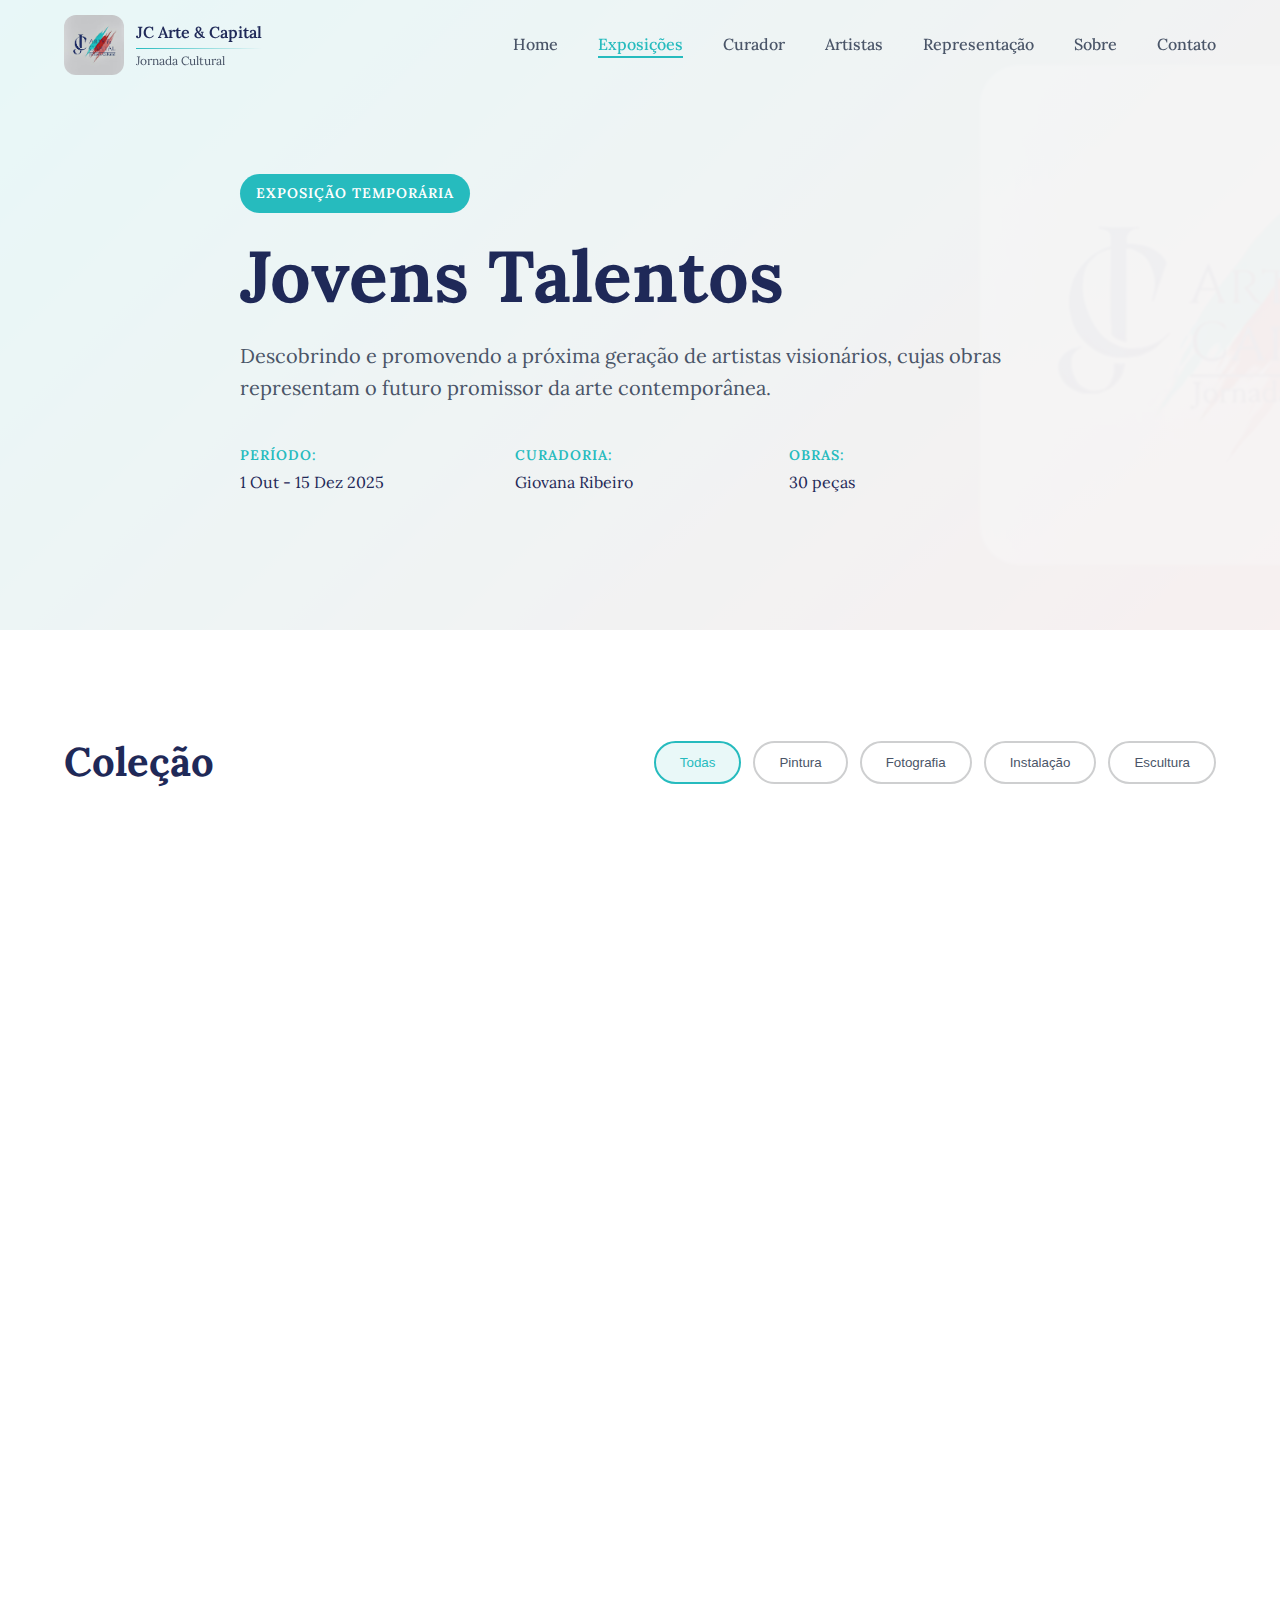
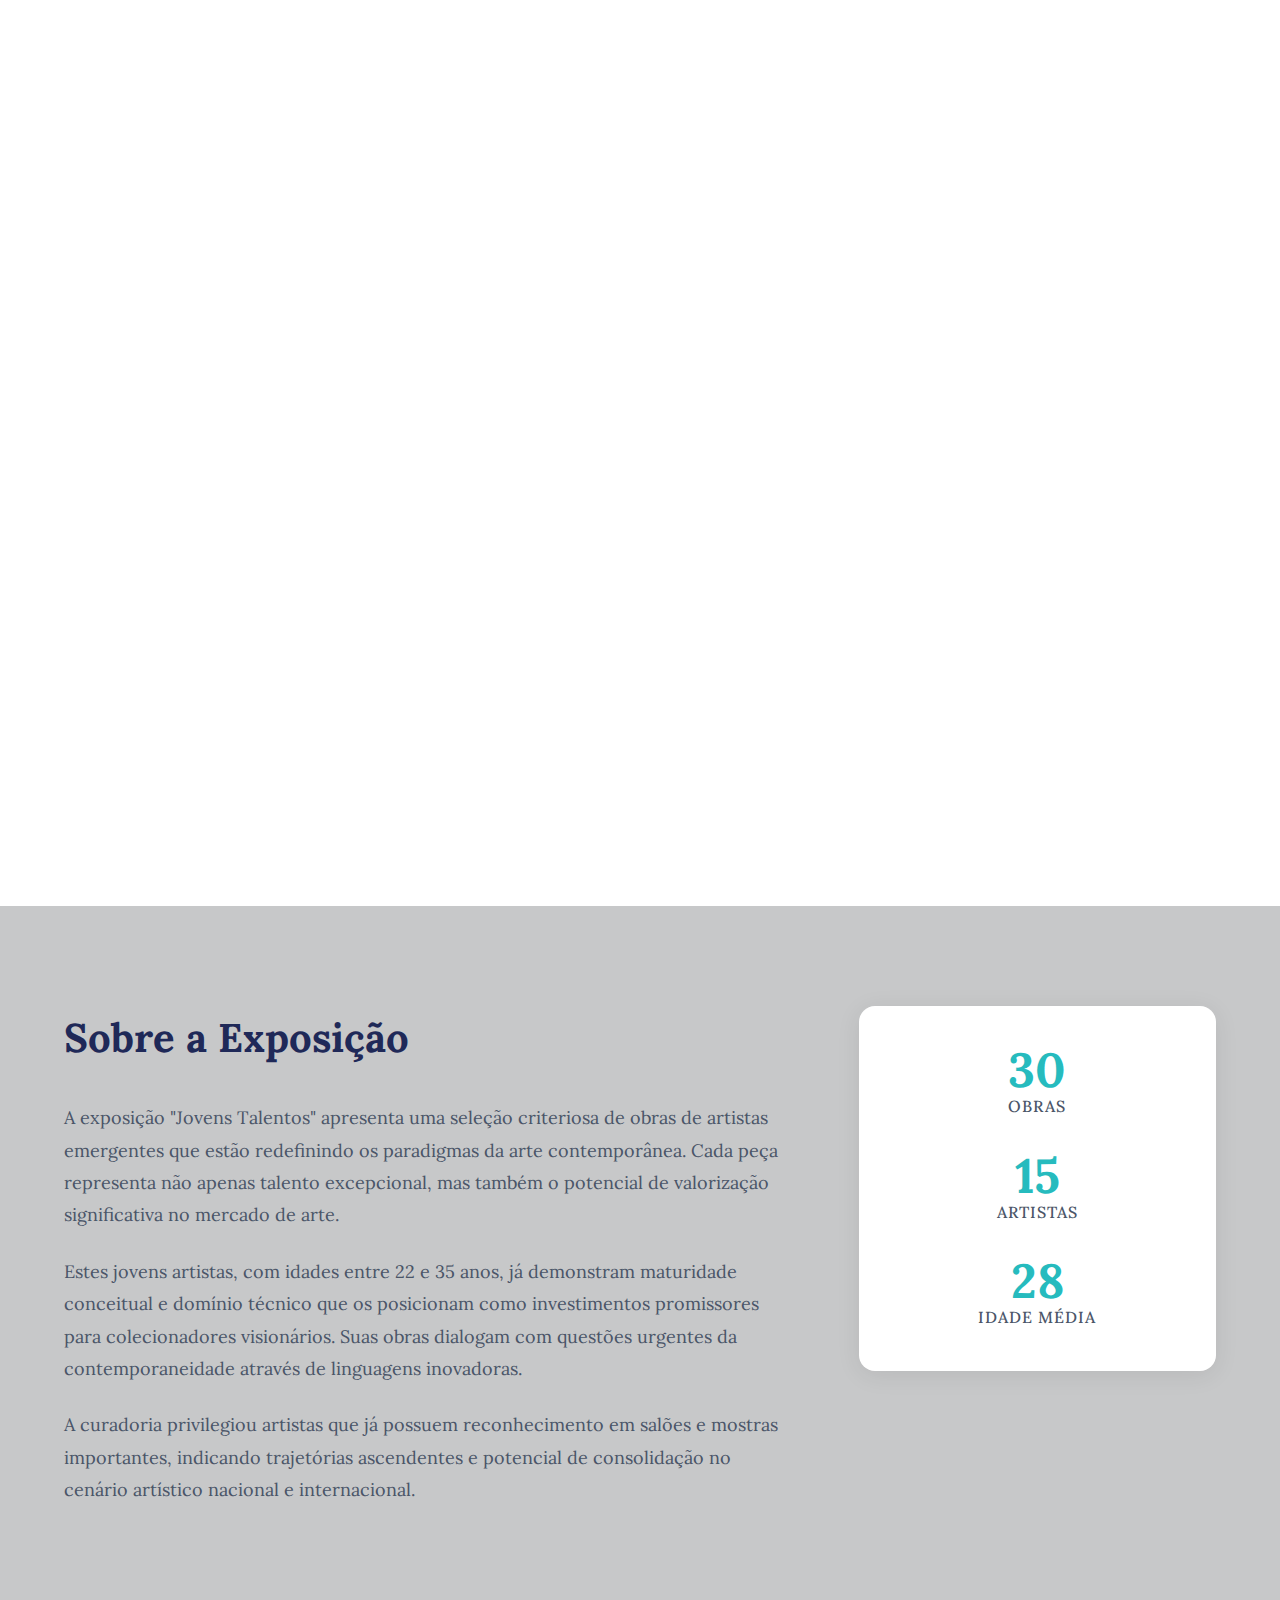
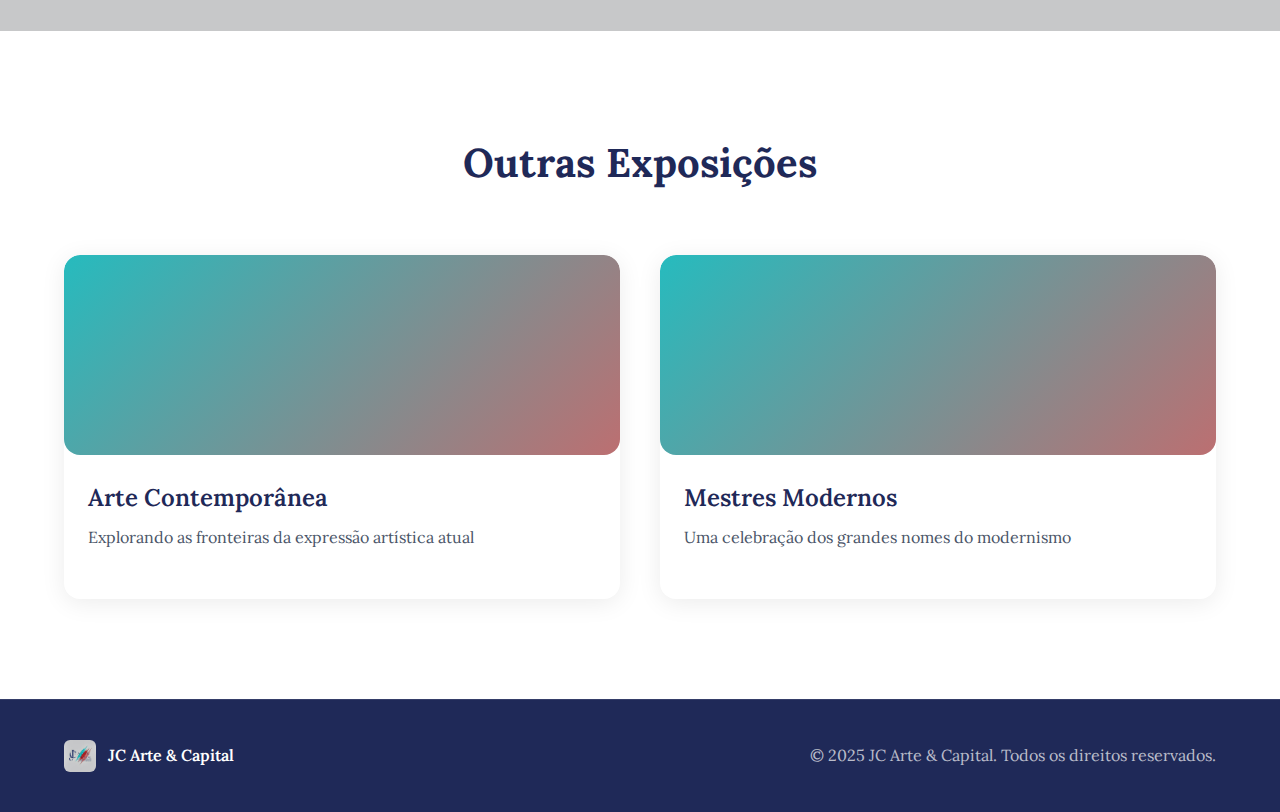
<file: exhibitions/jovens-talentos.html>
<!DOCTYPE html>
<html lang="pt-BR">
<head>
    <meta charset="UTF-8">
    <meta name="viewport" content="width=device-width, initial-scale=1.0">
    <title>Jovens Talentos - JC Arte & Capital</title>
    <link rel="stylesheet" href="../styles/main.css">
    <link rel="stylesheet" href="../styles/exhibition.css">
    <link rel="preconnect" href="https://fonts.googleapis.com">
    <link rel="preconnect" href="https://fonts.gstatic.com" crossorigin>
    <link href="https://fonts.googleapis.com/css2?family=Inter:wght@300;400;500;600;700&display=swap" rel="stylesheet">
</head>
<body>
    <!-- Navigation -->
    <nav class="navbar">
        <div class="nav-container">
            <div class="nav-logo">
                <img src="../images/logos/logo_JC.jpeg" alt="JC Arte & Capital">
                <div class="nav-logo-text">
                    <span class="nav-title">JC Arte & Capital</span>
                    <hr class="nav-divider">
                    <span class="nav-subtitle">Jornada Cultural</span>
                </div>
            </div>
            <ul class="nav-menu">
                <li class="nav-item">
                    <a href="../index.html" class="nav-link">Home</a>
                </li>
                <li class="nav-item dropdown">
                    <a href="#exposicoes" class="nav-link active">Exposições</a>
                    <div class="dropdown-menu">
                        <a href="arte-contemporanea.html" class="dropdown-item">Arte Contemporânea</a>
                        <a href="mestres-modernos.html" class="dropdown-item">Mestres Modernos</a>
                        <a href="jovens-talentos.html" class="dropdown-item">Jovens Talentos</a>
                    </div>
                </li>
                <li class="nav-item">
                    <a href="../pages/edson-cardoso.html" class="nav-link">Curador</a>
                </li>
                <li class="nav-item">
                    <a href="../pages/artistas.html" class="nav-link">Artistas</a>
                </li>
                <li class="nav-item">
                    <a href="../pages/representacao.html" class="nav-link">Representação</a>
                </li>
                <li class="nav-item">
                    <a href="../index.html#sobre" class="nav-link">Sobre</a>
                </li>
                <li class="nav-item">
                    <a href="../pages/contato.html" class="nav-link">Contato</a>
                </li>
            </ul>
            <div class="hamburger">
                <span></span>
                <span></span>
                <span></span>
            </div>
        </div>
    </nav>

    <!-- Exhibition Hero -->
    <section class="exhibition-hero">
        <div class="hero-background">
            <div class="background-overlay"></div>
        </div>
        <div class="container">
            <div class="exhibition-info">
                <span class="exhibition-category">Exposição Temporária</span>
                <h1 class="exhibition-title">Jovens Talentos</h1>
                <p class="exhibition-subtitle">
                    Descobrindo e promovendo a próxima geração de artistas visionários, 
                    cujas obras representam o futuro promissor da arte contemporânea.
                </p>
                <div class="exhibition-details">
                    <div class="detail-item">
                        <strong>Período:</strong>
                        <span>1 Out - 15 Dez 2025</span>
                    </div>
                    <div class="detail-item">
                        <strong>Curadoria:</strong>
                        <span>Giovana Ribeiro</span>
                    </div>
                    <div class="detail-item">
                        <strong>Obras:</strong>
                        <span>30 peças</span>
                    </div>
                </div>
            </div>
        </div>
    </section>

    <!-- Gallery Section -->
    <section class="gallery-section">
        <div class="container">
            <div class="gallery-header">
                <h2>Coleção</h2>
                <div class="gallery-filters">
                    <button class="filter-btn active" data-filter="all">Todas</button>
                    <button class="filter-btn" data-filter="pintura">Pintura</button>
                    <button class="filter-btn" data-filter="fotografia">Fotografia</button>
                    <button class="filter-btn" data-filter="instalacao">Instalação</button>
                    <button class="filter-btn" data-filter="escultura">Escultura</button>
                </div>
            </div>

            <div class="gallery-grid">
                <!-- Artwork Items -->
                <div class="artwork-item" data-category="pintura">
                    <div class="artwork-image">
                        <div class="image-placeholder"></div>
                        <div class="artwork-overlay">
                            <button class="view-btn">Ver Detalhes</button>
                        </div>
                    </div>
                    <div class="artwork-info">
                        <h3>Horizontes Digitais</h3>
                        <p class="artist-name">Marina Santos</p>
                        <p class="artwork-year">2024</p>
                        <p class="artwork-medium">Acrílica e mídia digital</p>
                        <p class="artwork-dimensions">120 x 90 cm</p>
                    </div>
                </div>

                <div class="artwork-item" data-category="fotografia">
                    <div class="artwork-image">
                        <div class="image-placeholder"></div>
                        <div class="artwork-overlay">
                            <button class="view-btn">Ver Detalhes</button>
                        </div>
                    </div>
                    <div class="artwork-info">
                        <h3>Identidade Urbana</h3>
                        <p class="artist-name">Júlio César</p>
                        <p class="artwork-year">2024</p>
                        <p class="artwork-medium">Fotografia digital</p>
                        <p class="artwork-dimensions">100 x 70 cm</p>
                    </div>
                </div>

                <div class="artwork-item" data-category="escultura">
                    <div class="artwork-image">
                        <div class="image-placeholder"></div>
                        <div class="artwork-overlay">
                            <button class="view-btn">Ver Detalhes</button>
                        </div>
                    </div>
                    <div class="artwork-info">
                        <h3>Fragmentos do Tempo</h3>
                        <p class="artist-name">Lucas Oliveira</p>
                        <p class="artwork-year">2024</p>
                        <p class="artwork-medium">Resina e metal</p>
                        <p class="artwork-dimensions">80 x 60 x 40 cm</p>
                    </div>
                </div>

                <div class="artwork-item" data-category="instalacao">
                    <div class="artwork-image">
                        <div class="image-placeholder"></div>
                        <div class="artwork-overlay">
                            <button class="view-btn">Ver Detalhes</button>
                        </div>
                    </div>
                    <div class="artwork-info">
                        <h3>Ecos do Futuro</h3>
                        <p class="artist-name">Camila Torres</p>
                        <p class="artwork-year">2024</p>
                        <p class="artwork-medium">Instalação interativa</p>
                        <p class="artwork-dimensions">Dimensões variáveis</p>
                    </div>
                </div>

                <div class="artwork-item" data-category="pintura">
                    <div class="artwork-image">
                        <div class="image-placeholder"></div>
                        <div class="artwork-overlay">
                            <button class="view-btn">Ver Detalhes</button>
                        </div>
                    </div>
                    <div class="artwork-info">
                        <h3>Natureza Sintética</h3>
                        <p class="artist-name">Pedro Henrique</p>
                        <p class="artwork-year">2024</p>
                        <p class="artwork-medium">Óleo sobre tela</p>
                        <p class="artwork-dimensions">110 x 80 cm</p>
                    </div>
                </div>

                <div class="artwork-item" data-category="fotografia">
                    <div class="artwork-image">
                        <div class="image-placeholder"></div>
                        <div class="artwork-overlay">
                            <button class="view-btn">Ver Detalhes</button>
                        </div>
                    </div>
                    <div class="artwork-info">
                        <h3>Reflexões Contemporâneas</h3>
                        <p class="artist-name">Sofia Martins</p>
                        <p class="artwork-year">2024</p>
                        <p class="artwork-medium">Fotografia analógica</p>
                        <p class="artwork-dimensions">90 x 60 cm</p>
                    </div>
                </div>

                <div class="artwork-item" data-category="pintura">
                    <div class="artwork-image">
                        <div class="image-placeholder"></div>
                        <div class="artwork-overlay">
                            <button class="view-btn">Ver Detalhes</button>
                        </div>
                    </div>
                    <div class="artwork-info">
                        <h3>Abstração Molecular</h3>
                        <p class="artist-name">Rafael Cunha</p>
                        <p class="artwork-year">2024</p>
                        <p class="artwork-medium">Acrílica sobre madeira</p>
                        <p class="artwork-dimensions">95 x 95 cm</p>
                    </div>
                </div>

                <div class="artwork-item" data-category="escultura">
                    <div class="artwork-image">
                        <div class="image-placeholder"></div>
                        <div class="artwork-overlay">
                            <button class="view-btn">Ver Detalhes</button>
                        </div>
                    </div>
                    <div class="artwork-info">
                        <h3>Movimento Perpétuo</h3>
                        <p class="artist-name">Ana Beatriz</p>
                        <p class="artwork-year">2024</p>
                        <p class="artwork-medium">Alumínio e vidro</p>
                        <p class="artwork-dimensions">120 x 50 x 30 cm</p>
                    </div>
                </div>
            </div>
        </div>
    </section>

    <!-- Exhibition Description -->
    <section class="exhibition-description">
        <div class="container">
            <div class="description-content">
                <div class="description-text">
                    <h2>Sobre a Exposição</h2>
                    <p>
                        A exposição "Jovens Talentos" apresenta uma seleção criteriosa de obras de 
                        artistas emergentes que estão redefinindo os paradigmas da arte contemporânea. 
                        Cada peça representa não apenas talento excepcional, mas também o potencial 
                        de valorização significativa no mercado de arte.
                    </p>
                    <p>
                        Estes jovens artistas, com idades entre 22 e 35 anos, já demonstram maturidade 
                        conceitual e domínio técnico que os posicionam como investimentos promissores 
                        para colecionadores visionários. Suas obras dialogam com questões urgentes da 
                        contemporaneidade através de linguagens inovadoras.
                    </p>
                    <p>
                        A curadoria privilegiou artistas que já possuem reconhecimento em salões e 
                        mostras importantes, indicando trajetórias ascendentes e potencial de consolidação 
                        no cenário artístico nacional e internacional.
                    </p>
                </div>
                <div class="description-stats">
                    <div class="stat-item">
                        <span class="stat-number">30</span>
                        <span class="stat-label">Obras</span>
                    </div>
                    <div class="stat-item">
                        <span class="stat-number">15</span>
                        <span class="stat-label">Artistas</span>
                    </div>
                    <div class="stat-item">
                        <span class="stat-number">28</span>
                        <span class="stat-label">Idade média</span>
                    </div>
                </div>
            </div>
        </div>
    </section>

    <!-- Navigation to other exhibitions -->
    <section class="other-exhibitions">
        <div class="container">
            <h2>Outras Exposições</h2>
            <div class="other-exhibitions-grid">
                <a href="arte-contemporanea.html" class="other-exhibition-card">
                    <div class="card-image">
                        <div class="image-placeholder"></div>
                    </div>
                    <div class="card-content">
                        <h3>Arte Contemporânea</h3>
                        <p>Explorando as fronteiras da expressão artística atual</p>
                    </div>
                </a>
                <a href="mestres-modernos.html" class="other-exhibition-card">
                    <div class="card-image">
                        <div class="image-placeholder"></div>
                    </div>
                    <div class="card-content">
                        <h3>Mestres Modernos</h3>
                        <p>Uma celebração dos grandes nomes do modernismo</p>
                    </div>
                </a>
            </div>
        </div>
    </section>

    <!-- Footer -->
    <footer class="footer">
        <div class="container">
            <div class="footer-content">
                <div class="footer-logo">
                    <img src="../images/logos/logo_JC.jpeg" alt="JC Arte & Capital">
                    <span>JC Arte & Capital</span>
                </div>
                <p>&copy; 2025 JC Arte & Capital. Todos os direitos reservados.</p>
            </div>
        </div>
    </footer>

    <script src="../scripts/main.js"></script>
    <script src="../scripts/exhibition.js"></script>
</body>
</html>
</file>
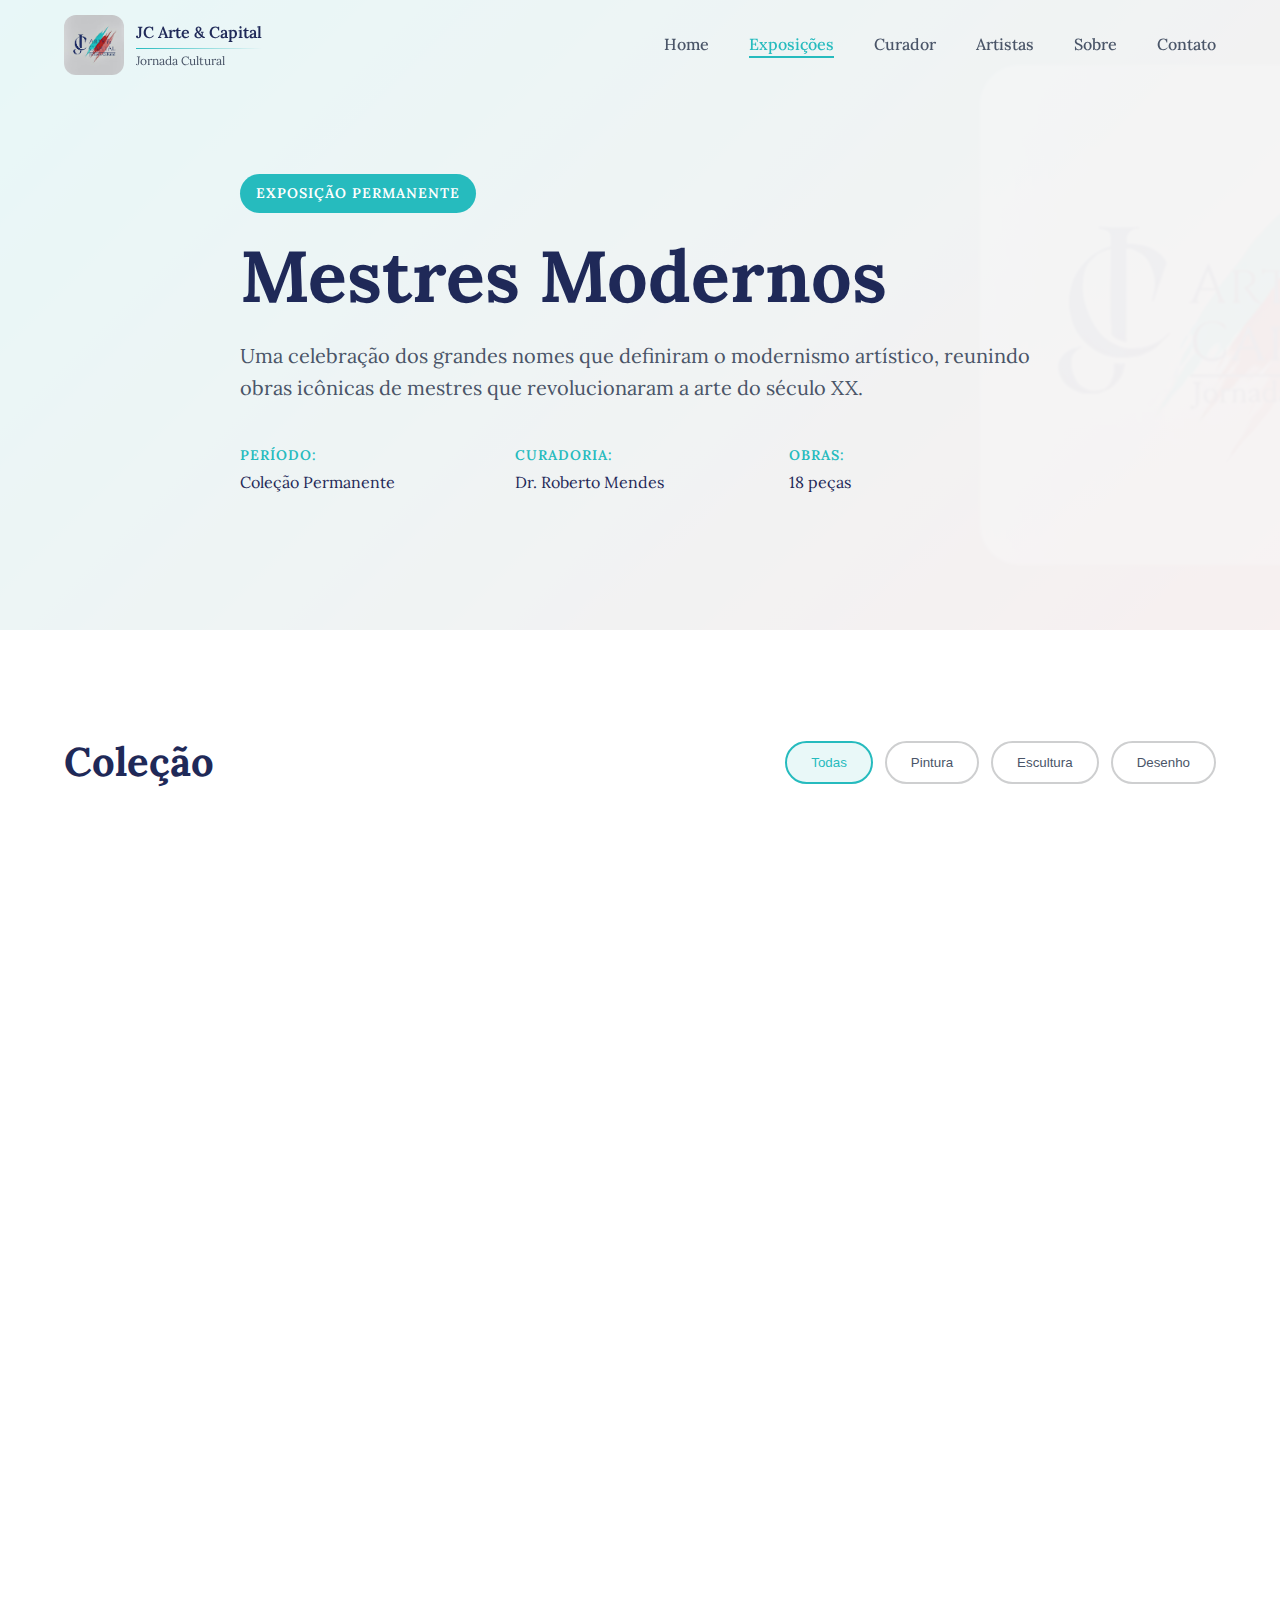
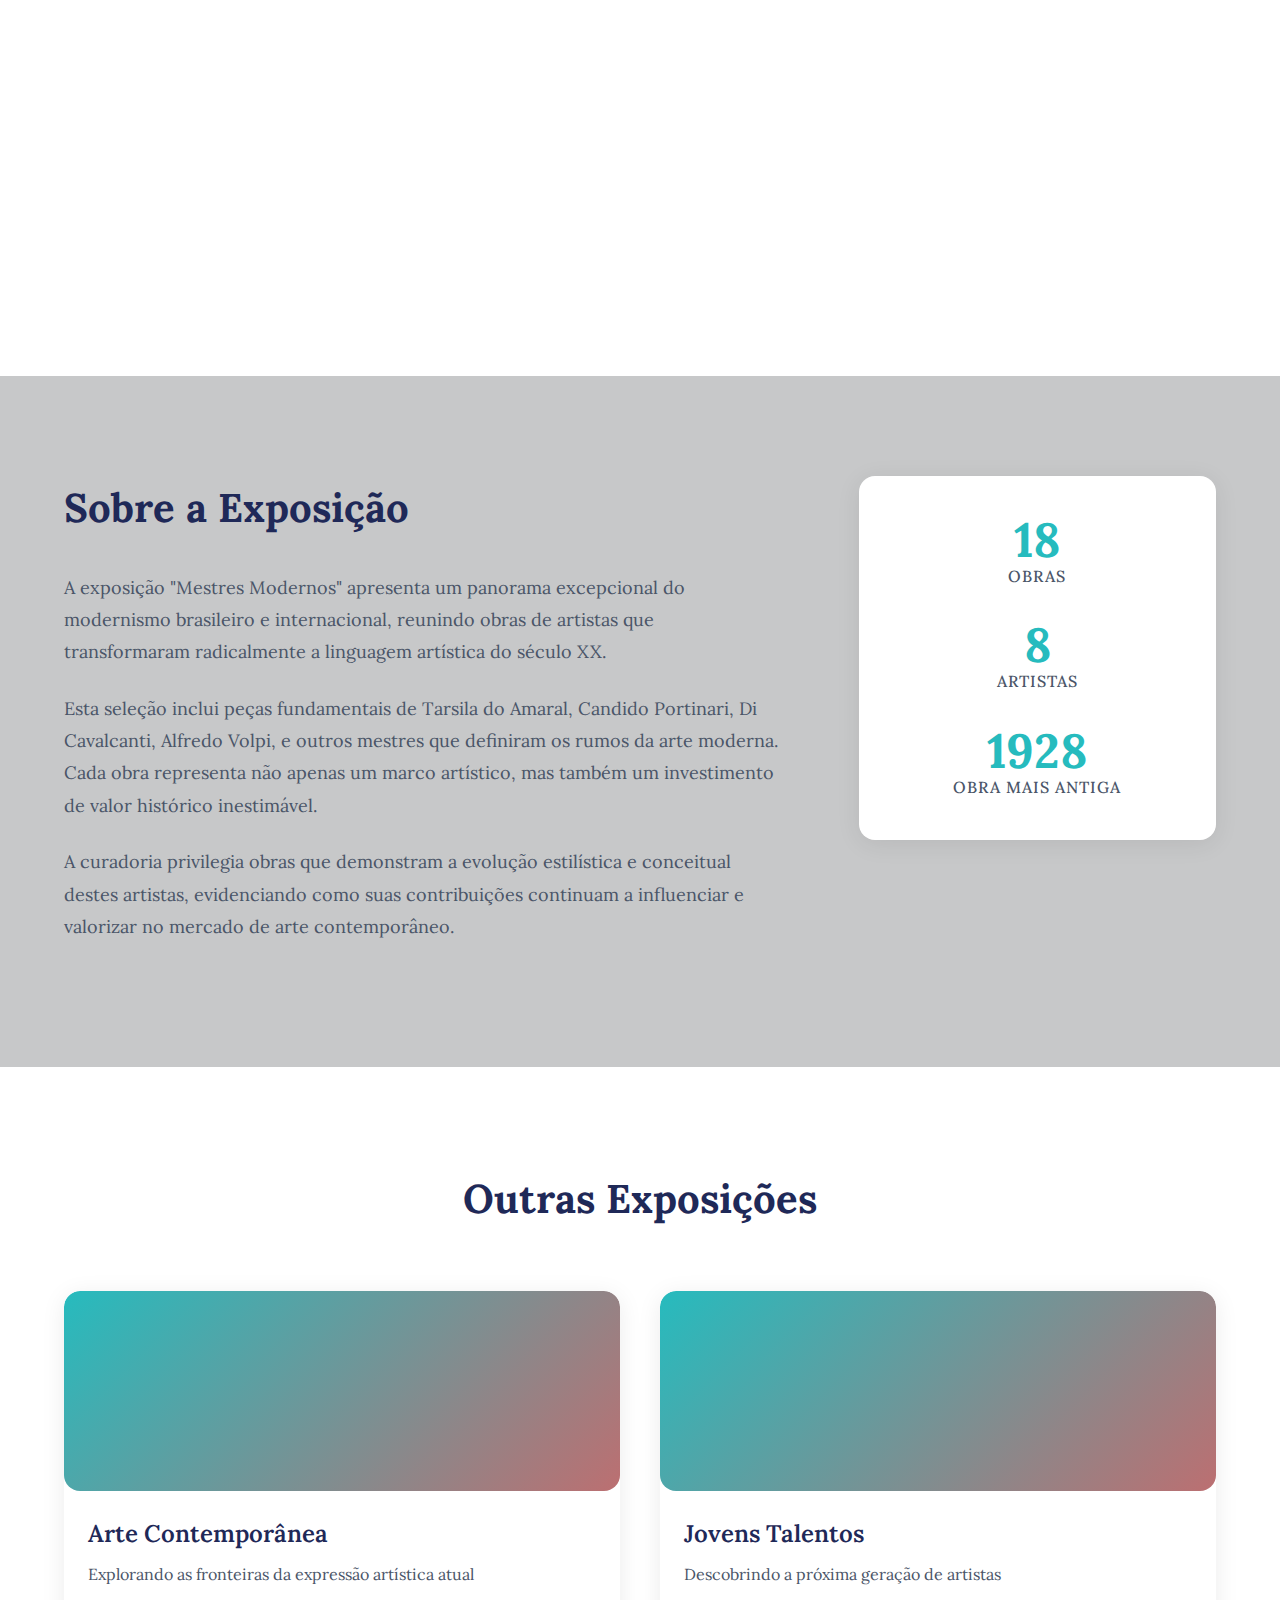
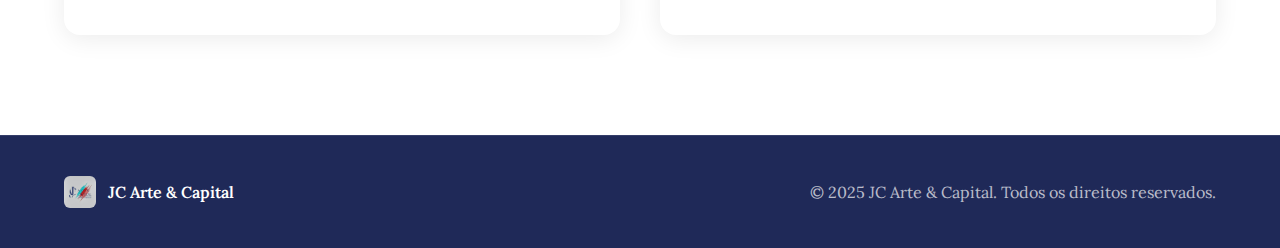
<file: exhibitions/mestres-modernos.html>
<!DOCTYPE html>
<html lang="pt-BR">
<head>
    <meta charset="UTF-8">
    <meta name="viewport" content="width=device-width, initial-scale=1.0">
    <title>Mestres Modernos - JC Arte & Capital</title>
    <link rel="stylesheet" href="../styles/main.css">
    <link rel="stylesheet" href="../styles/exhibition.css">
    <link rel="preconnect" href="https://fonts.googleapis.com">
    <link rel="preconnect" href="https://fonts.gstatic.com" crossorigin>
    <link href="https://fonts.googleapis.com/css2?family=Inter:wght@300;400;500;600;700&display=swap" rel="stylesheet">
</head>
<body>
    <!-- Navigation -->
    <nav class="navbar">
        <div class="nav-container">
            <div class="nav-logo">
                <img src="../images/logos/logo_JC.jpeg" alt="JC Arte & Capital">
                <div class="nav-logo-text">
                    <span class="nav-title">JC Arte & Capital</span>
                    <hr class="nav-divider">
                    <span class="nav-subtitle">Jornada Cultural</span>
                </div>
            </div>
            <ul class="nav-menu">
                <li class="nav-item">
                    <a href="../index.html" class="nav-link">Home</a>
                </li>
                <li class="nav-item dropdown">
                    <a href="#exposicoes" class="nav-link active">Exposições</a>
                    <div class="dropdown-menu">
                        <a href="arte-contemporanea.html" class="dropdown-item">Arte Contemporânea</a>
                        <a href="mestres-modernos.html" class="dropdown-item">Mestres Modernos</a>
                        <a href="jovens-talentos.html" class="dropdown-item">Jovens Talentos</a>
                    </div>
                </li>
                <li class="nav-item">
                    <a href="../pages/edson-cardoso.html" class="nav-link">Curador</a>
                </li>
                <li class="nav-item">
                    <a href="../pages/artistas.html" class="nav-link">Artistas</a>
                </li>
                <li class="nav-item">
                    <a href="../index.html#sobre" class="nav-link">Sobre</a>
                </li>
                <li class="nav-item">
                    <a href="../pages/contato.html" class="nav-link">Contato</a>
                </li>
            </ul>
            <div class="hamburger">
                <span></span>
                <span></span>
                <span></span>
            </div>
        </div>
    </nav>

    <!-- Exhibition Hero -->
    <section class="exhibition-hero">
        <div class="hero-background">
            <div class="background-overlay"></div>
        </div>
        <div class="container">
            <div class="exhibition-info">
                <span class="exhibition-category">Exposição Permanente</span>
                <h1 class="exhibition-title">Mestres Modernos</h1>
                <p class="exhibition-subtitle">
                    Uma celebração dos grandes nomes que definiram o modernismo artístico, 
                    reunindo obras icônicas de mestres que revolucionaram a arte do século XX.
                </p>
                <div class="exhibition-details">
                    <div class="detail-item">
                        <strong>Período:</strong>
                        <span>Coleção Permanente</span>
                    </div>
                    <div class="detail-item">
                        <strong>Curadoria:</strong>
                        <span>Dr. Roberto Mendes</span>
                    </div>
                    <div class="detail-item">
                        <strong>Obras:</strong>
                        <span>18 peças</span>
                    </div>
                </div>
            </div>
        </div>
    </section>

    <!-- Gallery Section -->
    <section class="gallery-section">
        <div class="container">
            <div class="gallery-header">
                <h2>Coleção</h2>
                <div class="gallery-filters">
                    <button class="filter-btn active" data-filter="all">Todas</button>
                    <button class="filter-btn" data-filter="pintura">Pintura</button>
                    <button class="filter-btn" data-filter="escultura">Escultura</button>
                    <button class="filter-btn" data-filter="desenho">Desenho</button>
                </div>
            </div>

            <div class="gallery-grid">
                <!-- Artwork Items -->
                <div class="artwork-item" data-category="pintura">
                    <div class="artwork-image">
                        <div class="image-placeholder"></div>
                        <div class="artwork-overlay">
                            <button class="view-btn">Ver Detalhes</button>
                        </div>
                    </div>
                    <div class="artwork-info">
                        <h3>Composição em Azul</h3>
                        <p class="artist-name">Alfredo Volpi</p>
                        <p class="artwork-year">1958</p>
                        <p class="artwork-medium">Têmpera sobre tela</p>
                        <p class="artwork-dimensions">80 x 60 cm</p>
                    </div>
                </div>

                <div class="artwork-item" data-category="escultura">
                    <div class="artwork-image">
                        <div class="image-placeholder"></div>
                        <div class="artwork-overlay">
                            <button class="view-btn">Ver Detalhes</button>
                        </div>
                    </div>
                    <div class="artwork-info">
                        <h3>Guerreiro</h3>
                        <p class="artist-name">Bruno Giorgi</p>
                        <p class="artwork-year">1955</p>
                        <p class="artwork-medium">Bronze</p>
                        <p class="artwork-dimensions">150 x 80 x 50 cm</p>
                    </div>
                </div>

                <div class="artwork-item" data-category="pintura">
                    <div class="artwork-image">
                        <div class="image-placeholder"></div>
                        <div class="artwork-overlay">
                            <button class="view-btn">Ver Detalhes</button>
                        </div>
                    </div>
                    <div class="artwork-info">
                        <h3>Mulatas</h3>
                        <p class="artist-name">Di Cavalcanti</p>
                        <p class="artwork-year">1962</p>
                        <p class="artwork-medium">Óleo sobre tela</p>
                        <p class="artwork-dimensions">100 x 80 cm</p>
                    </div>
                </div>

                <div class="artwork-item" data-category="desenho">
                    <div class="artwork-image">
                        <div class="image-placeholder"></div>
                        <div class="artwork-overlay">
                            <button class="view-btn">Ver Detalhes</button>
                        </div>
                    </div>
                    <div class="artwork-info">
                        <h3>Estudo para Retirantes</h3>
                        <p class="artist-name">Candido Portinari</p>
                        <p class="artwork-year">1944</p>
                        <p class="artwork-medium">Desenho a carvão</p>
                        <p class="artwork-dimensions">50 x 70 cm</p>
                    </div>
                </div>

                <div class="artwork-item" data-category="pintura">
                    <div class="artwork-image">
                        <div class="image-placeholder"></div>
                        <div class="artwork-overlay">
                            <button class="view-btn">Ver Detalhes</button>
                        </div>
                    </div>
                    <div class="artwork-info">
                        <h3>Abaporu</h3>
                        <p class="artist-name">Tarsila do Amaral</p>
                        <p class="artwork-year">1928</p>
                        <p class="artwork-medium">Óleo sobre tela</p>
                        <p class="artwork-dimensions">85 x 73 cm</p>
                    </div>
                </div>

                <div class="artwork-item" data-category="escultura">
                    <div class="artwork-image">
                        <div class="image-placeholder"></div>
                        <div class="artwork-overlay">
                            <button class="view-btn">Ver Detalhes</button>
                        </div>
                    </div>
                    <div class="artwork-info">
                        <h3>Unidade Tripartida</h3>
                        <p class="artist-name">Max Bill</p>
                        <p class="artwork-year">1948</p>
                        <p class="artwork-medium">Granito</p>
                        <p class="artwork-dimensions">120 x 120 x 30 cm</p>
                    </div>
                </div>
            </div>
        </div>
    </section>

    <!-- Exhibition Description -->
    <section class="exhibition-description">
        <div class="container">
            <div class="description-content">
                <div class="description-text">
                    <h2>Sobre a Exposição</h2>
                    <p>
                        A exposição "Mestres Modernos" apresenta um panorama excepcional do modernismo 
                        brasileiro e internacional, reunindo obras de artistas que transformaram 
                        radicalmente a linguagem artística do século XX.
                    </p>
                    <p>
                        Esta seleção inclui peças fundamentais de Tarsila do Amaral, Candido Portinari, 
                        Di Cavalcanti, Alfredo Volpi, e outros mestres que definiram os rumos da arte moderna. 
                        Cada obra representa não apenas um marco artístico, mas também um investimento 
                        de valor histórico inestimável.
                    </p>
                    <p>
                        A curadoria privilegia obras que demonstram a evolução estilística e conceitual 
                        destes artistas, evidenciando como suas contribuições continuam a influenciar 
                        e valorizar no mercado de arte contemporâneo.
                    </p>
                </div>
                <div class="description-stats">
                    <div class="stat-item">
                        <span class="stat-number">18</span>
                        <span class="stat-label">Obras</span>
                    </div>
                    <div class="stat-item">
                        <span class="stat-number">8</span>
                        <span class="stat-label">Artistas</span>
                    </div>
                    <div class="stat-item">
                        <span class="stat-number">1928</span>
                        <span class="stat-label">Obra mais antiga</span>
                    </div>
                </div>
            </div>
        </div>
    </section>

    <!-- Navigation to other exhibitions -->
    <section class="other-exhibitions">
        <div class="container">
            <h2>Outras Exposições</h2>
            <div class="other-exhibitions-grid">
                <a href="arte-contemporanea.html" class="other-exhibition-card">
                    <div class="card-image">
                        <div class="image-placeholder"></div>
                    </div>
                    <div class="card-content">
                        <h3>Arte Contemporânea</h3>
                        <p>Explorando as fronteiras da expressão artística atual</p>
                    </div>
                </a>
                <a href="jovens-talentos.html" class="other-exhibition-card">
                    <div class="card-image">
                        <div class="image-placeholder"></div>
                    </div>
                    <div class="card-content">
                        <h3>Jovens Talentos</h3>
                        <p>Descobrindo a próxima geração de artistas</p>
                    </div>
                </a>
            </div>
        </div>
    </section>

    <!-- Footer -->
    <footer class="footer">
        <div class="container">
            <div class="footer-content">
                <div class="footer-logo">
                    <img src="../images/logos/logo_JC.jpeg" alt="JC Arte & Capital">
                    <span>JC Arte & Capital</span>
                </div>
                <p>&copy; 2025 JC Arte & Capital. Todos os direitos reservados.</p>
            </div>
        </div>
    </footer>

    <script src="../scripts/main.js"></script>
    <script src="../scripts/exhibition.js"></script>
</body>
</html>
</file>
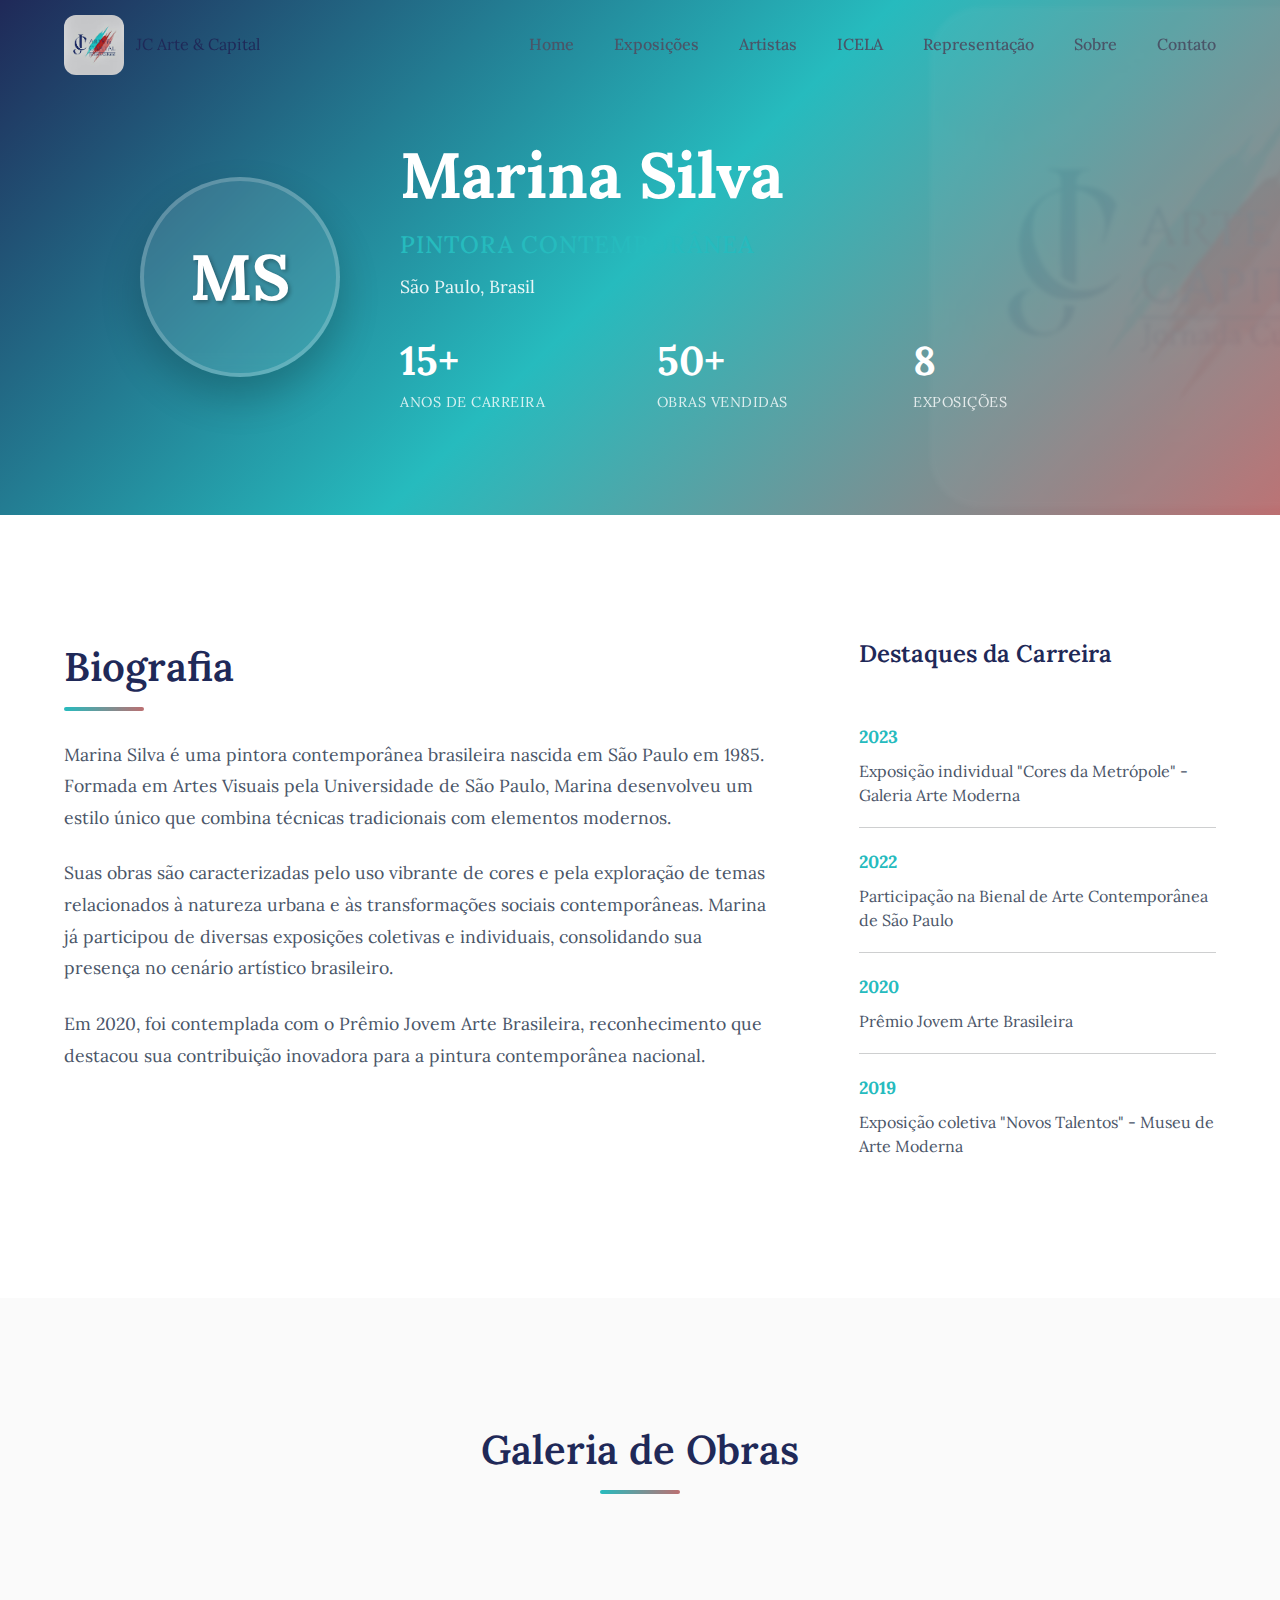
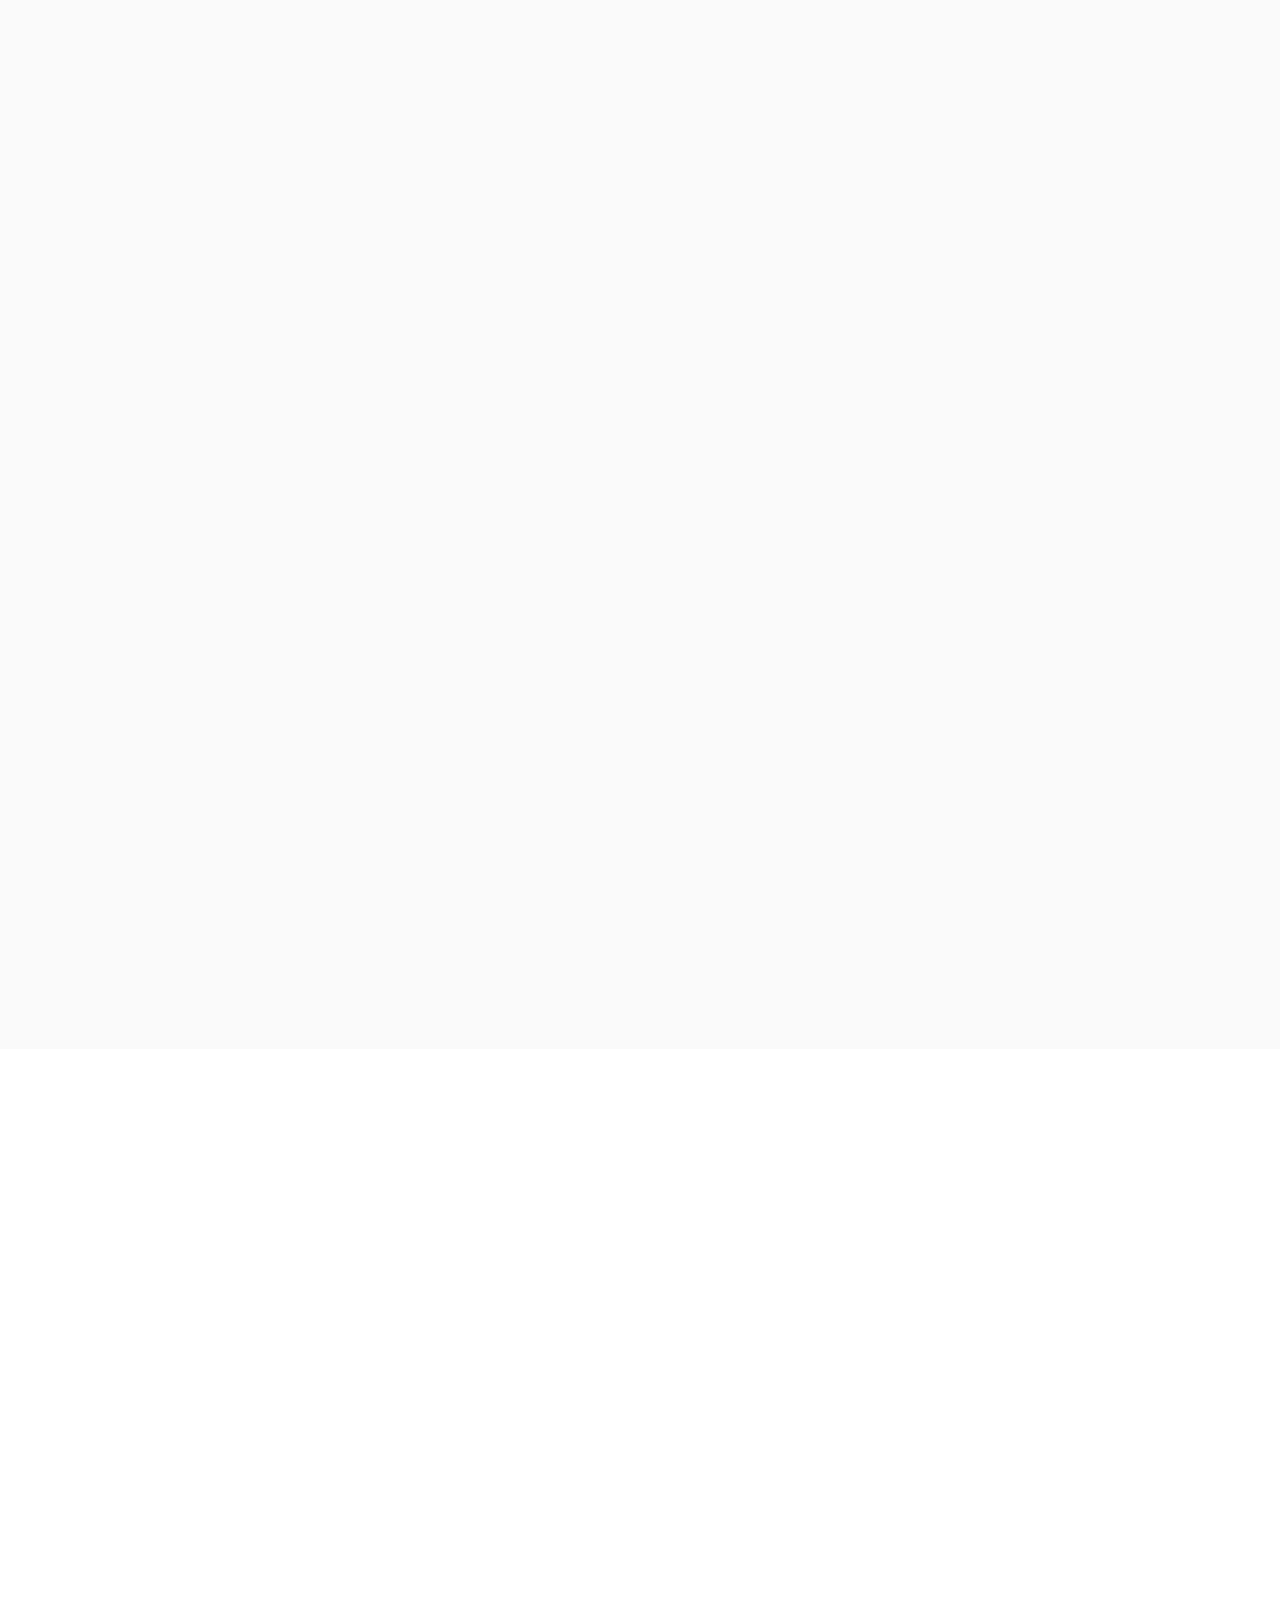
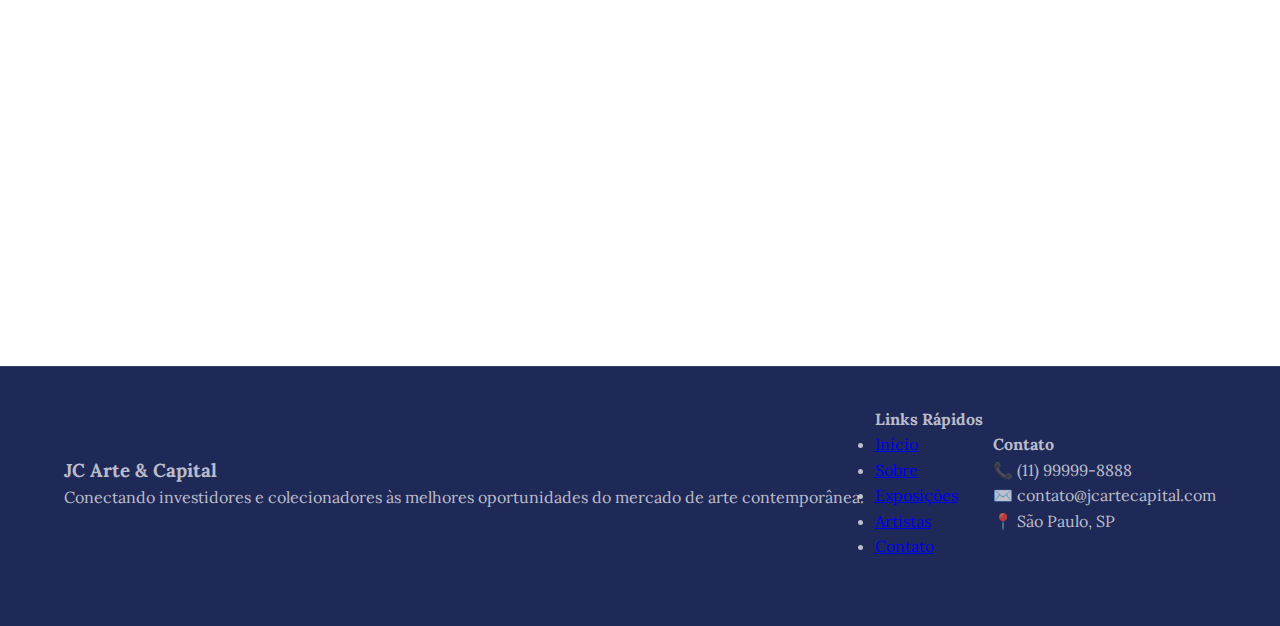
<file: pages/artista-individual.html>
<!DOCTYPE html>
<html lang="pt-BR">
<head>
    <meta charset="UTF-8">
    <meta name="viewport" content="width=device-width, initial-scale=1.0">
    <title>Marina Silva - JC Arte & Capital</title>
    <link rel="stylesheet" href="../styles/main.css">
    <link rel="stylesheet" href="../styles/individual-artist.css">
    <link rel="preconnect" href="https://fonts.googleapis.com">
    <link rel="preconnect" href="https://fonts.gstatic.com" crossorigin>
    <link href="https://fonts.googleapis.com/css2?family=Inter:wght@300;400;500;600;700&display=swap" rel="stylesheet">
</head>
<body>
    <!-- Navigation -->
    <nav class="navbar">
        <div class="nav-container">
            <div class="nav-logo">
                <img src="../images/logos/logo_JC.jpeg" alt="JC Arte & Capital" class="logo-img">
                <span class="logo-text">JC Arte & Capital</span>
            </div>
            <ul class="nav-menu">
                <li class="nav-item">
                    <a href="../index.html" class="nav-link">Home</a>
                </li>
                <li class="nav-item dropdown">
                    <a href="#exposicoes" class="nav-link">Exposições</a>
                    <div class="dropdown-menu">
                        <a href="../exhibitions/jockey-clube.html" class="dropdown-item">Jockey Club</a>
                        <a href="../exhibitions/exposicao-exemplo.html" class="dropdown-item">Exposição Exemplo</a>
                    </div>
                </li>
                <li class="nav-item">
                    <a href="artistas.html" class="nav-link">Artistas</a>
                </li>
                <li class="nav-item">
                    <a href="icela.html" class="nav-link">ICELA</a>
                </li>
                <li class="nav-item">
                    <a href="representacao.html" class="nav-link">Representação</a>
                </li>
                <li class="nav-item">
                    <a href="../index.html#sobre" class="nav-link">Sobre</a>
                </li>
                <li class="nav-item">
                    <a href="contato.html" class="nav-link">Contato</a>
                </li>
            </ul>
            <div class="hamburger">
                <span></span>
                <span></span>
                <span></span>
            </div>
        </div>
    </nav>

    <!-- Artist Hero Section -->
    <section class="artist-hero">
        <div class="container">
            <div class="artist-hero-content">
                <div class="artist-main-info">
                    <div class="artist-portrait">
                        <div class="portrait-placeholder">MS</div>
                    </div>
                    <div class="artist-details">
                        <h1 class="artist-name">Marina Silva</h1>
                        <p class="artist-category">Pintora Contemporânea</p>
                        <p class="artist-location">São Paulo, Brasil</p>
                        <div class="artist-stats-grid">
                            <div class="stat-item">
                                <span class="stat-number">15+</span>
                                <span class="stat-label">Anos de Carreira</span>
                            </div>
                            <div class="stat-item">
                                <span class="stat-number">50+</span>
                                <span class="stat-label">Obras Vendidas</span>
                            </div>
                            <div class="stat-item">
                                <span class="stat-number">8</span>
                                <span class="stat-label">Exposições</span>
                            </div>
                        </div>
                    </div>
                </div>
            </div>
        </div>
    </section>

    <!-- Artist Biography -->
    <section class="artist-biography">
        <div class="container">
            <div class="biography-content">
                <div class="biography-text">
                    <h2>Biografia</h2>
                    <p>Marina Silva é uma pintora contemporânea brasileira nascida em São Paulo em 1985. Formada em Artes Visuais pela Universidade de São Paulo, Marina desenvolveu um estilo único que combina técnicas tradicionais com elementos modernos.</p>
                    
                    <p>Suas obras são caracterizadas pelo uso vibrante de cores e pela exploração de temas relacionados à natureza urbana e às transformações sociais contemporâneas. Marina já participou de diversas exposições coletivas e individuais, consolidando sua presença no cenário artístico brasileiro.</p>
                    
                    <p>Em 2020, foi contemplada com o Prêmio Jovem Arte Brasileira, reconhecimento que destacou sua contribuição inovadora para a pintura contemporânea nacional.</p>
                </div>
                <div class="biography-highlights">
                    <h3>Destaques da Carreira</h3>
                    <ul class="highlights-list">
                        <li>
                            <span class="year">2023</span>
                            <span class="achievement">Exposição individual "Cores da Metrópole" - Galeria Arte Moderna</span>
                        </li>
                        <li>
                            <span class="year">2022</span>
                            <span class="achievement">Participação na Bienal de Arte Contemporânea de São Paulo</span>
                        </li>
                        <li>
                            <span class="year">2020</span>
                            <span class="achievement">Prêmio Jovem Arte Brasileira</span>
                        </li>
                        <li>
                            <span class="year">2019</span>
                            <span class="achievement">Exposição coletiva "Novos Talentos" - Museu de Arte Moderna</span>
                        </li>
                    </ul>
                </div>
            </div>
        </div>
    </section>

    <!-- Artist Gallery -->
    <section class="artist-gallery">
        <div class="container">
            <h2 class="section-title">Galeria de Obras</h2>
            <div class="gallery-grid">
                <div class="artwork-item">
                    <div class="artwork-image">
                        <div class="placeholder-artwork">Obra 1</div>
                    </div>
                    <div class="artwork-info">
                        <h3>"Reflexos Urbanos"</h3>
                        <p>Óleo sobre tela, 120x80cm</p>
                        <p class="artwork-year">2023</p>
                        <p class="artwork-price">R$ 12.000</p>
                    </div>
                </div>
                
                <div class="artwork-item">
                    <div class="artwork-image">
                        <div class="placeholder-artwork">Obra 2</div>
                    </div>
                    <div class="artwork-info">
                        <h3>"Natureza Fragmentada"</h3>
                        <p>Acrílica sobre tela, 100x70cm</p>
                        <p class="artwork-year">2023</p>
                        <p class="artwork-price">R$ 8.500</p>
                    </div>
                </div>
                
                <div class="artwork-item">
                    <div class="artwork-image">
                        <div class="placeholder-artwork">Obra 3</div>
                    </div>
                    <div class="artwork-info">
                        <h3>"Movimento Constante"</h3>
                        <p>Técnica mista, 90x90cm</p>
                        <p class="artwork-year">2022</p>
                        <p class="artwork-price">R$ 7.200</p>
                    </div>
                </div>
                
                <div class="artwork-item">
                    <div class="artwork-image">
                        <div class="placeholder-artwork">Obra 4</div>
                    </div>
                    <div class="artwork-info">
                        <h3>"Cores da Manhã"</h3>
                        <p>Óleo sobre tela, 80x60cm</p>
                        <p class="artwork-year">2022</p>
                        <p class="artwork-price">R$ 6.800</p>
                    </div>
                </div>
                
                <div class="artwork-item">
                    <div class="artwork-image">
                        <div class="placeholder-artwork">Obra 5</div>
                    </div>
                    <div class="artwork-info">
                        <h3>"Abstração Metropolitana"</h3>
                        <p>Acrílica sobre tela, 110x85cm</p>
                        <p class="artwork-year">2021</p>
                        <p class="artwork-price">R$ 9.500</p>
                    </div>
                </div>
                
                <div class="artwork-item">
                    <div class="artwork-image">
                        <div class="placeholder-artwork">Obra 6</div>
                    </div>
                    <div class="artwork-info">
                        <h3>"Harmonia Visual"</h3>
                        <p>Óleo sobre tela, 70x70cm</p>
                        <p class="artwork-year">2021</p>
                        <p class="artwork-price">R$ 5.400</p>
                    </div>
                </div>
            </div>
        </div>
    </section>

    <!-- Contact Artist -->
    <section class="contact-artist">
        <div class="container">
            <div class="contact-content">
                <div class="contact-info">
                    <h2>Interessado nas obras?</h2>
                    <p>Entre em contato conosco para mais informações sobre disponibilidade, preços e condições de pagamento.</p>
                    
                    <div class="contact-methods">
                        <div class="contact-method">
                            <h4>Telefone</h4>
                            <p>(11) 98765-4321</p>
                        </div>
                        <div class="contact-method">
                            <h4>Email</h4>
                            <p>obras@jcartecapital.com</p>
                        </div>
                        <div class="contact-method">
                            <h4>WhatsApp</h4>
                            <p>(11) 98765-4321</p>
                        </div>
                    </div>
                </div>
                
                <div class="contact-form-container">
                    <form class="contact-form">
                        <h3>Envie uma mensagem</h3>
                        <div class="form-group">
                            <input type="text" placeholder="Seu nome" required>
                        </div>
                        <div class="form-group">
                            <input type="email" placeholder="Seu email" required>
                        </div>
                        <div class="form-group">
                            <input type="tel" placeholder="Seu telefone">
                        </div>
                        <div class="form-group">
                            <select required>
                                <option value="">Obra de interesse</option>
                                <option value="reflexos-urbanos">Reflexos Urbanos</option>
                                <option value="natureza-fragmentada">Natureza Fragmentada</option>
                                <option value="movimento-constante">Movimento Constante</option>
                                <option value="cores-manha">Cores da Manhã</option>
                                <option value="abstracao-metropolitana">Abstração Metropolitana</option>
                                <option value="harmonia-visual">Harmonia Visual</option>
                                <option value="outras">Outras obras</option>
                            </select>
                        </div>
                        <div class="form-group">
                            <textarea placeholder="Sua mensagem" rows="4"></textarea>
                        </div>
                        <button type="submit" class="submit-btn">Enviar Mensagem</button>
                    </form>
                </div>
            </div>
        </div>
    </section>

    <!-- Footer -->
    <footer class="footer">
        <div class="container">
            <div class="footer-content">
                <div class="footer-section">
                    <h3>JC Arte & Capital</h3>
                    <p>Conectando investidores e colecionadores às melhores oportunidades do mercado de arte contemporânea.</p>
                </div>
                <div class="footer-section">
                    <h4>Links Rápidos</h4>
                    <ul>
                        <li><a href="../index.html">Início</a></li>
                        <li><a href="../index.html#sobre">Sobre</a></li>
                        <li><a href="../index.html#exposicoes">Exposições</a></li>
                        <li><a href="artistas.html">Artistas</a></li>
                        <li><a href="../index.html#contato">Contato</a></li>
                    </ul>
                </div>
                <div class="footer-section">
                    <h4>Contato</h4>
                    <p>📞 (11) 99999-8888</p>
                    <p>✉️ contato@jcartecapital.com</p>
                    <p>📍 São Paulo, SP</p>
                </div>
            </div>
            <div class="footer-bottom">
                <p>&copy; 2024 JC Arte & Capital. Todos os direitos reservados.</p>
            </div>
        </div>
    </footer>

    <script src="../scripts/main.js"></script>
    <script src="../scripts/individual-artist.js"></script>
</body>
</html>
</file>
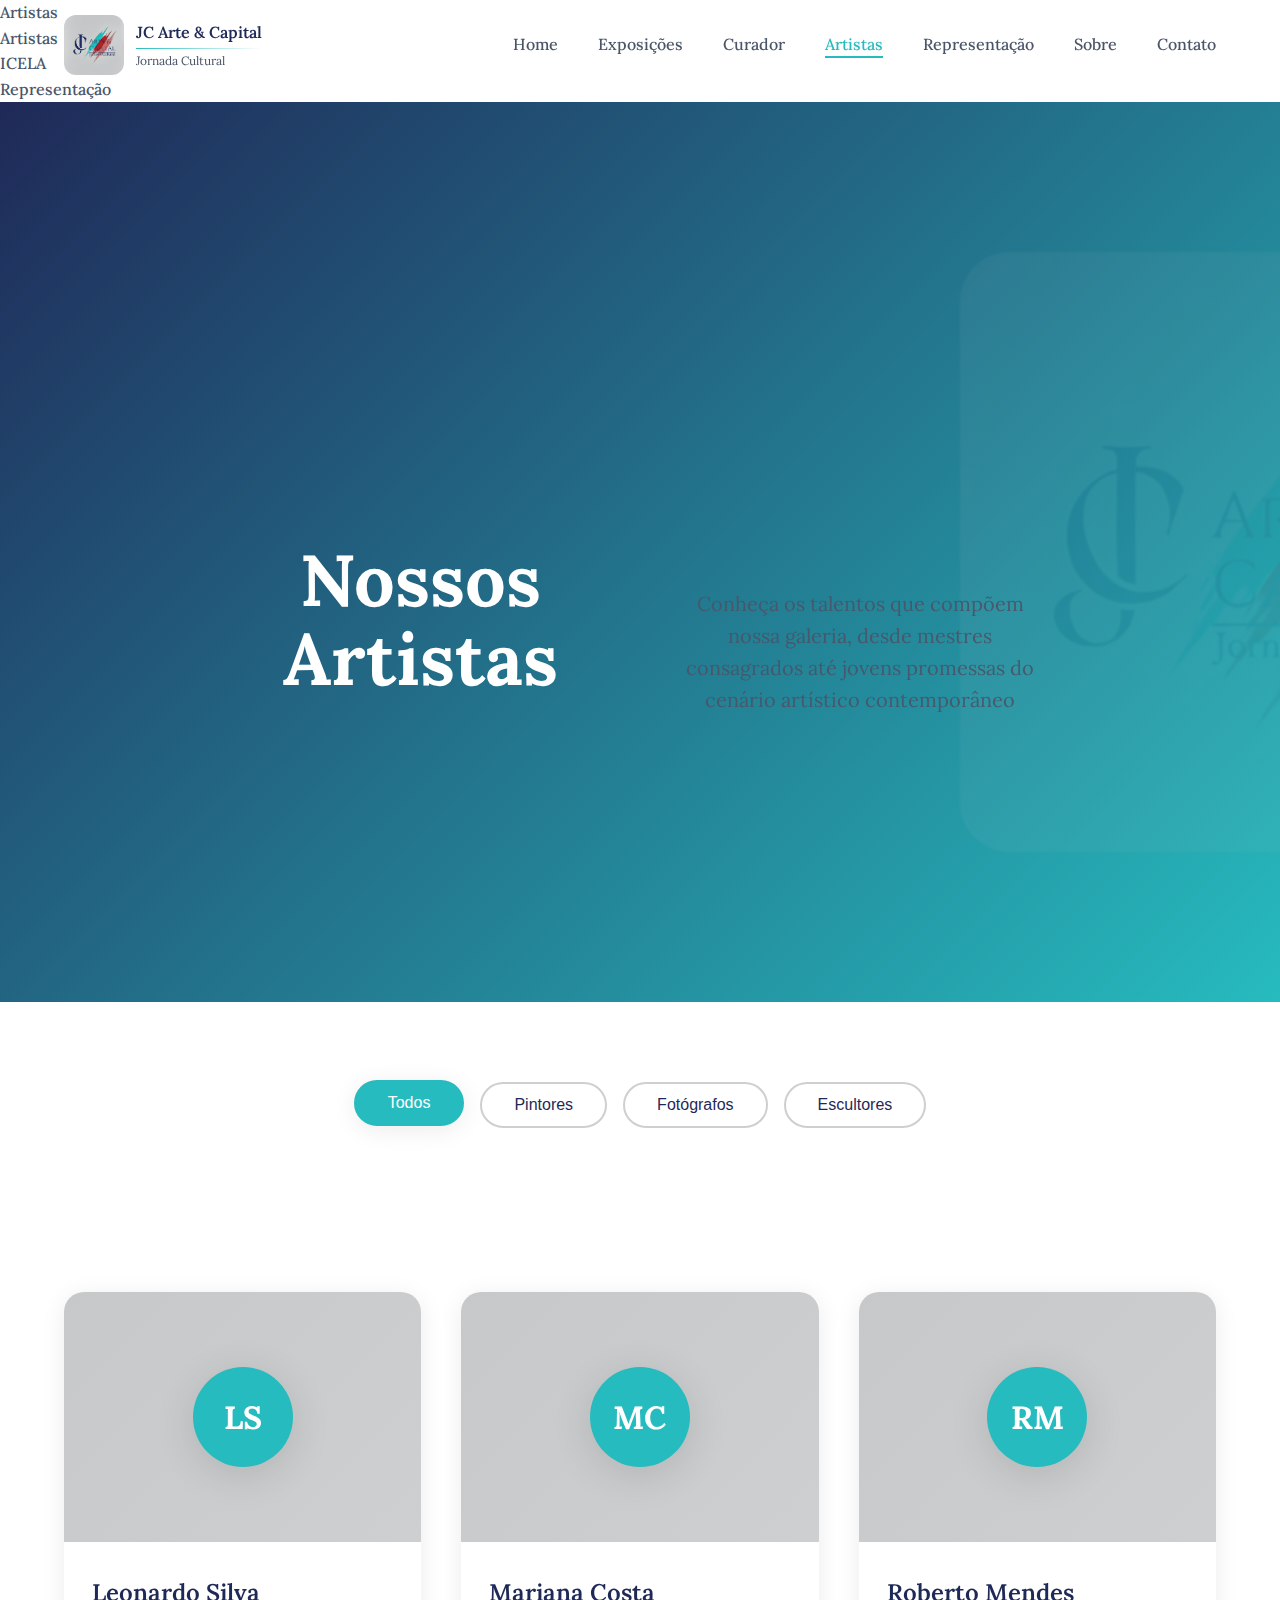
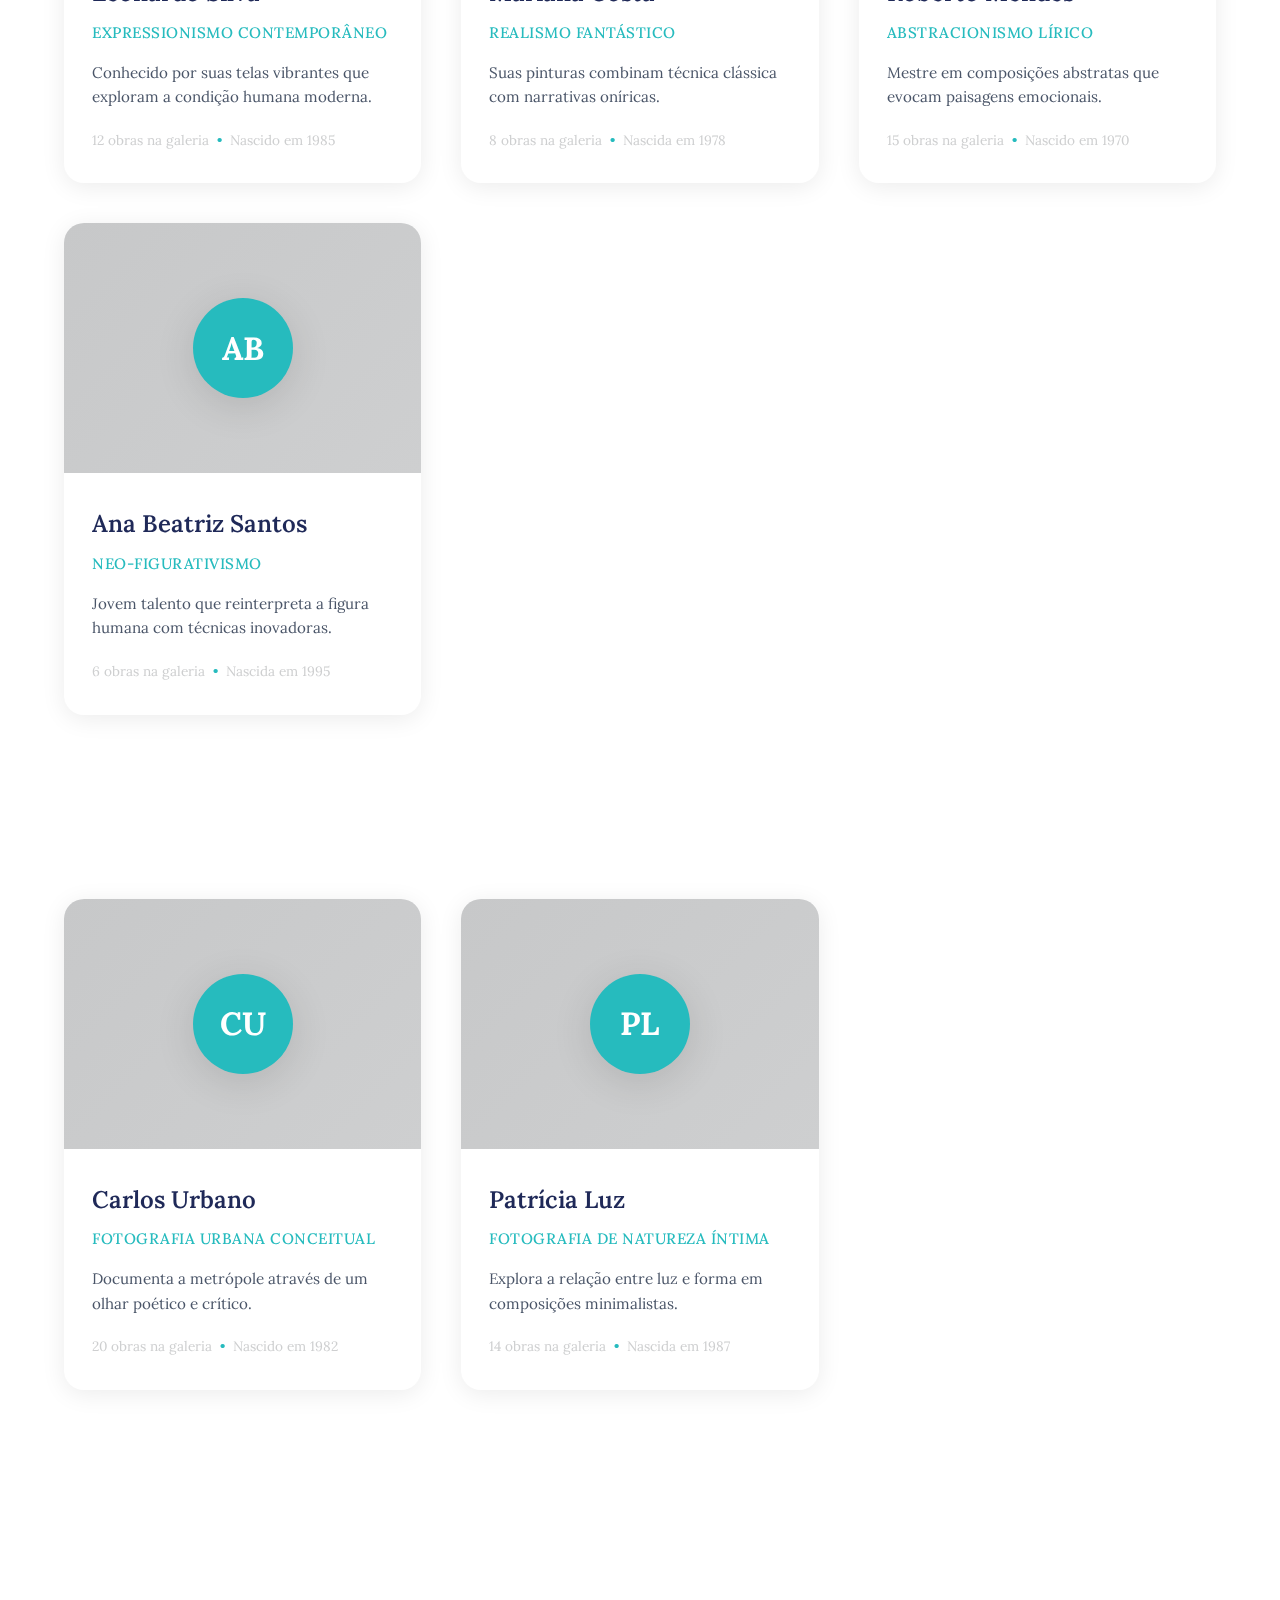
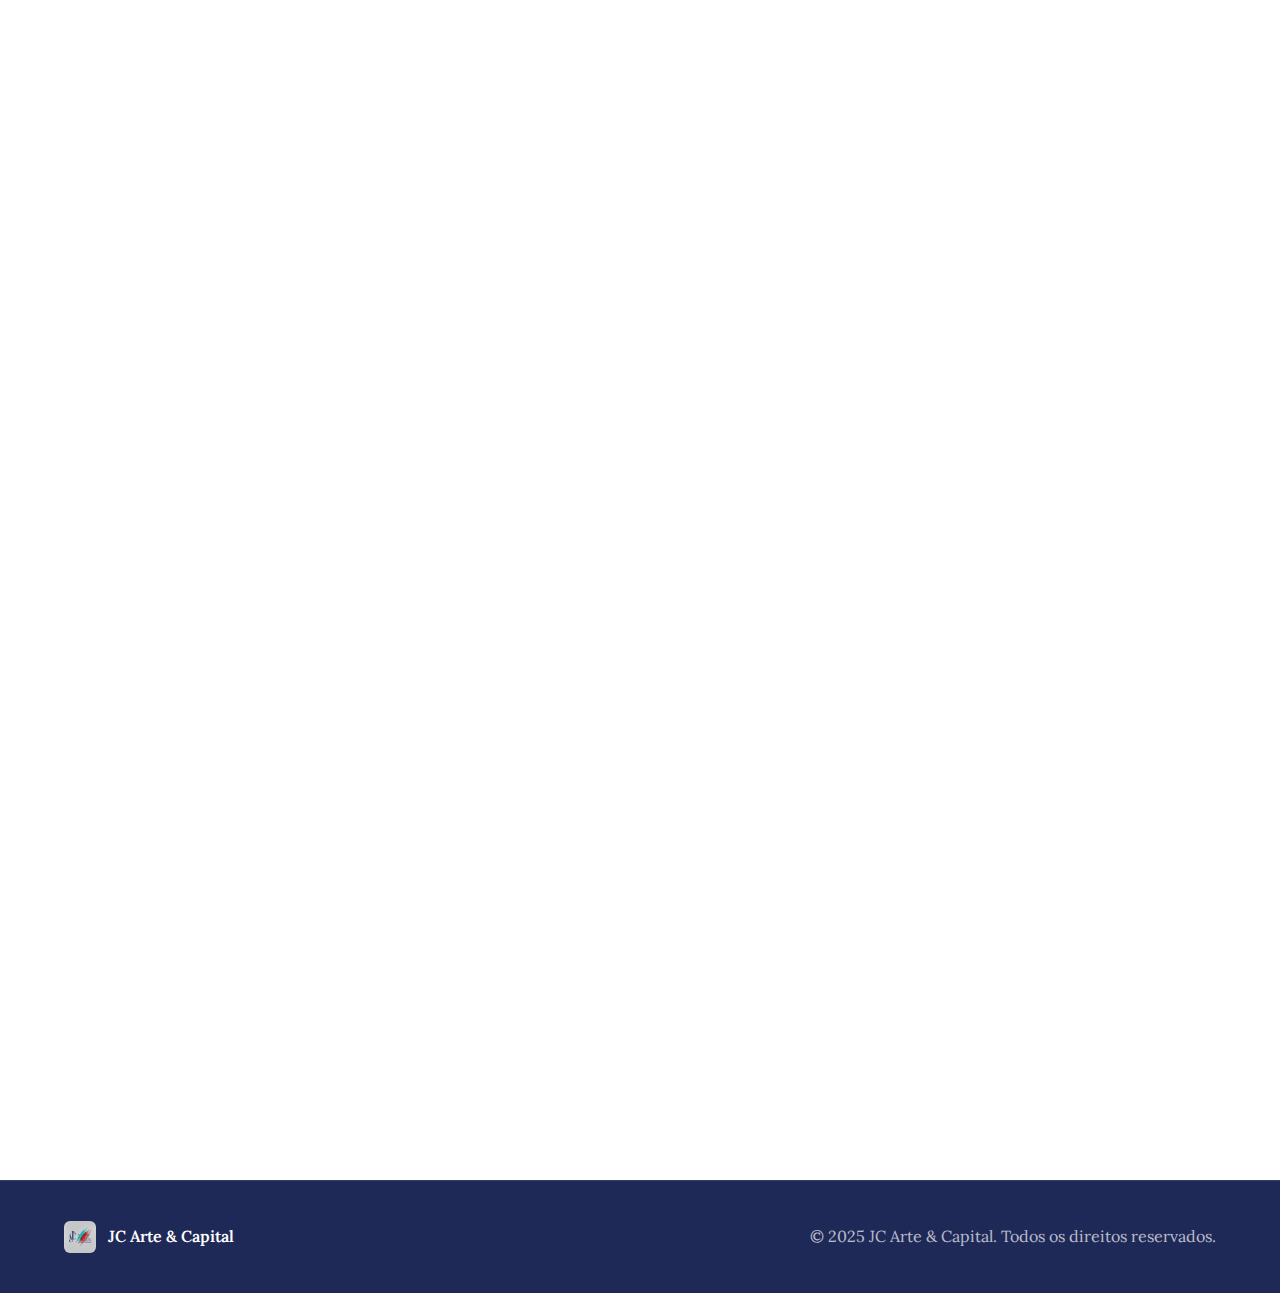
<file: pages/artistas.html>
<!DOCTYPE html>
<html lang="pt-BR">
<he                    <li class="nav-item">
                    <a href="artistas.html" class="nav-link">Artistas</a>
                </li>      <li class="nav-item">
                    <a href="artistas.html" class="nav-link">Artistas</a>
                </li>
                <li class="nav-item">
                    <a href="icela.html" class="nav-link">ICELA</a>
                </li>
                <li class="nav-item">
                    <a href="representacao.html" class="nav-link">Representação</a>
                </li>  <meta charset="UTF-8">
    <meta name="viewport" content="width=device-width, initial-scale=1.0">
    <title>Artistas - JC Arte & Capital</title>
    <link rel="stylesheet" href="../styles/main.css">
    <link rel="stylesheet" href="../styles/artists.css">
    <link rel="preconnect" href="https://fonts.googleapis.com">
    <link rel="preconnect" href="https://fonts.gstatic.com" crossorigin>
    <link href="https://fonts.googleapis.com/css2?family=Inter:wght@300;400;500;600;700&display=swap" rel="stylesheet">
</head>
<body>
    <!-- Navigation -->
    <nav class="navbar">
        <div class="nav-container">
            <div class="nav-logo">
                <img src="../images/logos/logo_JC.jpeg" alt="JC Arte & Capital">
                <div class="nav-logo-text">
                    <span class="nav-title">JC Arte & Capital</span>
                    <hr class="nav-divider">
                    <span class="nav-subtitle">Jornada Cultural</span>
                </div>
            </div>
            <ul class="nav-menu">
                <li class="nav-item">
                    <a href="../index.html" class="nav-link">Home</a>
                </li>
                <li class="nav-item dropdown">
                    <a href="#exposicoes" class="nav-link">Exposições</a>
                    <div class="dropdown-menu">
                        <a href="../exhibitions/arte-contemporanea.html" class="dropdown-item">Arte Contemporânea</a>
                        <a href="../exhibitions/mestres-modernos.html" class="dropdown-item">Mestres Modernos</a>
                        <a href="../exhibitions/jovens-talentos.html" class="dropdown-item">Jovens Talentos</a>
                    </div>
                </li>
                <li class="nav-item">
                    <a href="edson-cardoso.html" class="nav-link">Curador</a>
                </li>
                <li class="nav-item">
                    <a href="artistas.html" class="nav-link active">Artistas</a>
                </li>
                <li class="nav-item">
                    <a href="representacao.html" class="nav-link">Representação</a>
                </li>
                <li class="nav-item">
                    <a href="../index.html#sobre" class="nav-link">Sobre</a>
                </li>
                <li class="nav-item">
                    <a href="contato.html" class="nav-link">Contato</a>
                </li>
            </ul>
            <div class="hamburger">
                <span></span>
                <span></span>
                <span></span>
            </div>
        </div>
    </nav>

    <main>
        <!-- Hero Section -->
        <section class="hero">
            <div class="container">
                <div class="hero-content">
                    <h1 class="hero-title">Nossos Artistas</h1>
                    <p class="hero-subtitle">Conheça os talentos que compõem nossa galeria, desde mestres consagrados até jovens promessas do cenário artístico contemporâneo</p>
                </div>
            </div>
        </section>

        <!-- Artists Categories -->
        <section class="artists-categories">
            <div class="container">
                <div class="category-filters">
                    <button class="filter-btn active" data-category="all">Todos</button>
                    <button class="filter-btn" data-category="pintores">Pintores</button>
                    <button class="filter-btn" data-category="fotografos">Fotógrafos</button>
                    <button class="filter-btn" data-category="escultores">Escultores</button>
                </div>

                <!-- Pintores -->
                <div class="category-section" data-category="pintores">
                    <h2 class="category-title">Pintores</h2>
                    <div class="artists-grid">
                        <div class="artist-card" data-artist="leonardo-silva">
                            <div class="artist-image">
                                <div class="placeholder-image">LS</div>
                            </div>
                            <div class="artist-info">
                                <h3>Leonardo Silva</h3>
                                <p class="artist-style">Expressionismo Contemporâneo</p>
                                <p class="artist-description">Conhecido por suas telas vibrantes que exploram a condição humana moderna.</p>
                                <div class="artist-stats">
                                    <span>12 obras na galeria</span>
                                    <span>•</span>
                                    <span>Nascido em 1985</span>
                                </div>
                            </div>
                        </div>

                        <div class="artist-card" data-artist="mariana-costa">
                            <div class="artist-image">
                                <div class="placeholder-image">MC</div>
                            </div>
                            <div class="artist-info">
                                <h3>Mariana Costa</h3>
                                <p class="artist-style">Realismo Fantástico</p>
                                <p class="artist-description">Suas pinturas combinam técnica clássica com narrativas oníricas.</p>
                                <div class="artist-stats">
                                    <span>8 obras na galeria</span>
                                    <span>•</span>
                                    <span>Nascida em 1978</span>
                                </div>
                            </div>
                        </div>

                        <div class="artist-card" data-artist="roberto-mendes">
                            <div class="artist-image">
                                <div class="placeholder-image">RM</div>
                            </div>
                            <div class="artist-info">
                                <h3>Roberto Mendes</h3>
                                <p class="artist-style">Abstracionismo Lírico</p>
                                <p class="artist-description">Mestre em composições abstratas que evocam paisagens emocionais.</p>
                                <div class="artist-stats">
                                    <span>15 obras na galeria</span>
                                    <span>•</span>
                                    <span>Nascido em 1970</span>
                                </div>
                            </div>
                        </div>

                        <div class="artist-card" data-artist="ana-beatriz">
                            <div class="artist-image">
                                <div class="placeholder-image">AB</div>
                            </div>
                            <div class="artist-info">
                                <h3>Ana Beatriz Santos</h3>
                                <p class="artist-style">Neo-Figurativismo</p>
                                <p class="artist-description">Jovem talento que reinterpreta a figura humana com técnicas inovadoras.</p>
                                <div class="artist-stats">
                                    <span>6 obras na galeria</span>
                                    <span>•</span>
                                    <span>Nascida em 1995</span>
                                </div>
                            </div>
                        </div>
                    </div>
                </div>

                <!-- Fotógrafos -->
                <div class="category-section" data-category="fotografos">
                    <h2 class="category-title">Fotógrafos</h2>
                    <div class="artists-grid">
                        <div class="artist-card" data-artist="carlos-urbano">
                            <div class="artist-image">
                                <div class="placeholder-image">CU</div>
                            </div>
                            <div class="artist-info">
                                <h3>Carlos Urbano</h3>
                                <p class="artist-style">Fotografia Urbana Conceitual</p>
                                <p class="artist-description">Documenta a metrópole através de um olhar poético e crítico.</p>
                                <div class="artist-stats">
                                    <span>20 obras na galeria</span>
                                    <span>•</span>
                                    <span>Nascido em 1982</span>
                                </div>
                            </div>
                        </div>

                        <div class="artist-card" data-artist="patricia-luz">
                            <div class="artist-image">
                                <div class="placeholder-image">PL</div>
                            </div>
                            <div class="artist-info">
                                <h3>Patrícia Luz</h3>
                                <p class="artist-style">Fotografia de Natureza Íntima</p>
                                <p class="artist-description">Explora a relação entre luz e forma em composições minimalistas.</p>
                                <div class="artist-stats">
                                    <span>14 obras na galeria</span>
                                    <span>•</span>
                                    <span>Nascida em 1987</span>
                                </div>
                            </div>
                        </div>

                        <div class="artist-card" data-artist="jose-retrato">
                            <div class="artist-image">
                                <div class="placeholder-image">JR</div>
                            </div>
                            <div class="artist-info">
                                <h3>José Retrato</h3>
                                <p class="artist-style">Retrato Contemporâneo</p>
                                <p class="artist-description">Reconhecido internacionalmente por seus retratos que capturam a essência humana.</p>
                                <div class="artist-stats">
                                    <span>18 obras na galeria</span>
                                    <span>•</span>
                                    <span>Nascido em 1975</span>
                                </div>
                            </div>
                        </div>
                    </div>
                </div>

                <!-- Escultores -->
                <div class="category-section" data-category="escultores">
                    <h2 class="category-title">Escultores</h2>
                    <div class="artists-grid">
                        <div class="artist-card" data-artist="marcos-ferro">
                            <div class="artist-image">
                                <div class="placeholder-image">MF</div>
                            </div>
                            <div class="artist-info">
                                <h3>Marcos Ferro</h3>
                                <p class="artist-style">Escultura em Metal Contemporânea</p>
                                <p class="artist-description">Trabalha com metais reciclados criando formas orgânicas monumentais.</p>
                                <div class="artist-stats">
                                    <span>7 obras na galeria</span>
                                    <span>•</span>
                                    <span>Nascido em 1968</span>
                                </div>
                            </div>
                        </div>

                        <div class="artist-card" data-artist="lucia-ceramica">
                            <div class="artist-image">
                                <div class="placeholder-image">LC</div>
                            </div>
                            <div class="artist-info">
                                <h3>Lúcia Cerâmica</h3>
                                <p class="artist-style">Cerâmica Artística Contemporânea</p>
                                <p class="artist-description">Pioneira em técnicas de cerâmica que desafiam os limites do material.</p>
                                <div class="artist-stats">
                                    <span>11 obras na galeria</span>
                                    <span>•</span>
                                    <span>Nascida em 1973</span>
                                </div>
                            </div>
                        </div>

                        <div class="artist-card" data-artist="pedro-madeira">
                            <div class="artist-image">
                                <div class="placeholder-image">PM</div>
                            </div>
                            <div class="artist-info">
                                <h3>Pedro Madeira</h3>
                                <p class="artist-style">Escultura em Madeira Sustentável</p>
                                <p class="artist-description">Cria esculturas expressivas usando apenas madeira de reflorestamento.</p>
                                <div class="artist-stats">
                                    <span>9 obras na galeria</span>
                                    <span>•</span>
                                    <span>Nascido em 1990</span>
                                </div>
                            </div>
                        </div>

                        <div class="artist-card" data-artist="helena-bronze">
                            <div class="artist-image">
                                <div class="placeholder-image">HB</div>
                            </div>
                            <div class="artist-info">
                                <h3>Helena Bronze</h3>
                                <p class="artist-style">Escultura Clássica Moderna</p>
                                <p class="artist-description">Combina técnicas tradicionais do bronze com formas contemporâneas.</p>
                                <div class="artist-stats">
                                    <span>5 obras na galeria</span>
                                    <span>•</span>
                                    <span>Nascida em 1981</span>
                                </div>
                            </div>
                        </div>
                    </div>
                </div>
            </div>
        </section>
    </main>

    <!-- Footer -->
    <footer class="footer">
        <div class="container">
            <div class="footer-content">
                <div class="footer-logo">
                    <img src="../images/logos/logo_JC.jpeg" alt="JC Arte & Capital">
                    <span>JC Arte & Capital</span>
                </div>
                <p>&copy; 2025 JC Arte & Capital. Todos os direitos reservados.</p>
            </div>
        </div>
    </footer>

    <script src="../scripts/main.js"></script>
    <script src="../scripts/artists.js"></script>
</body>
</html>
</file>
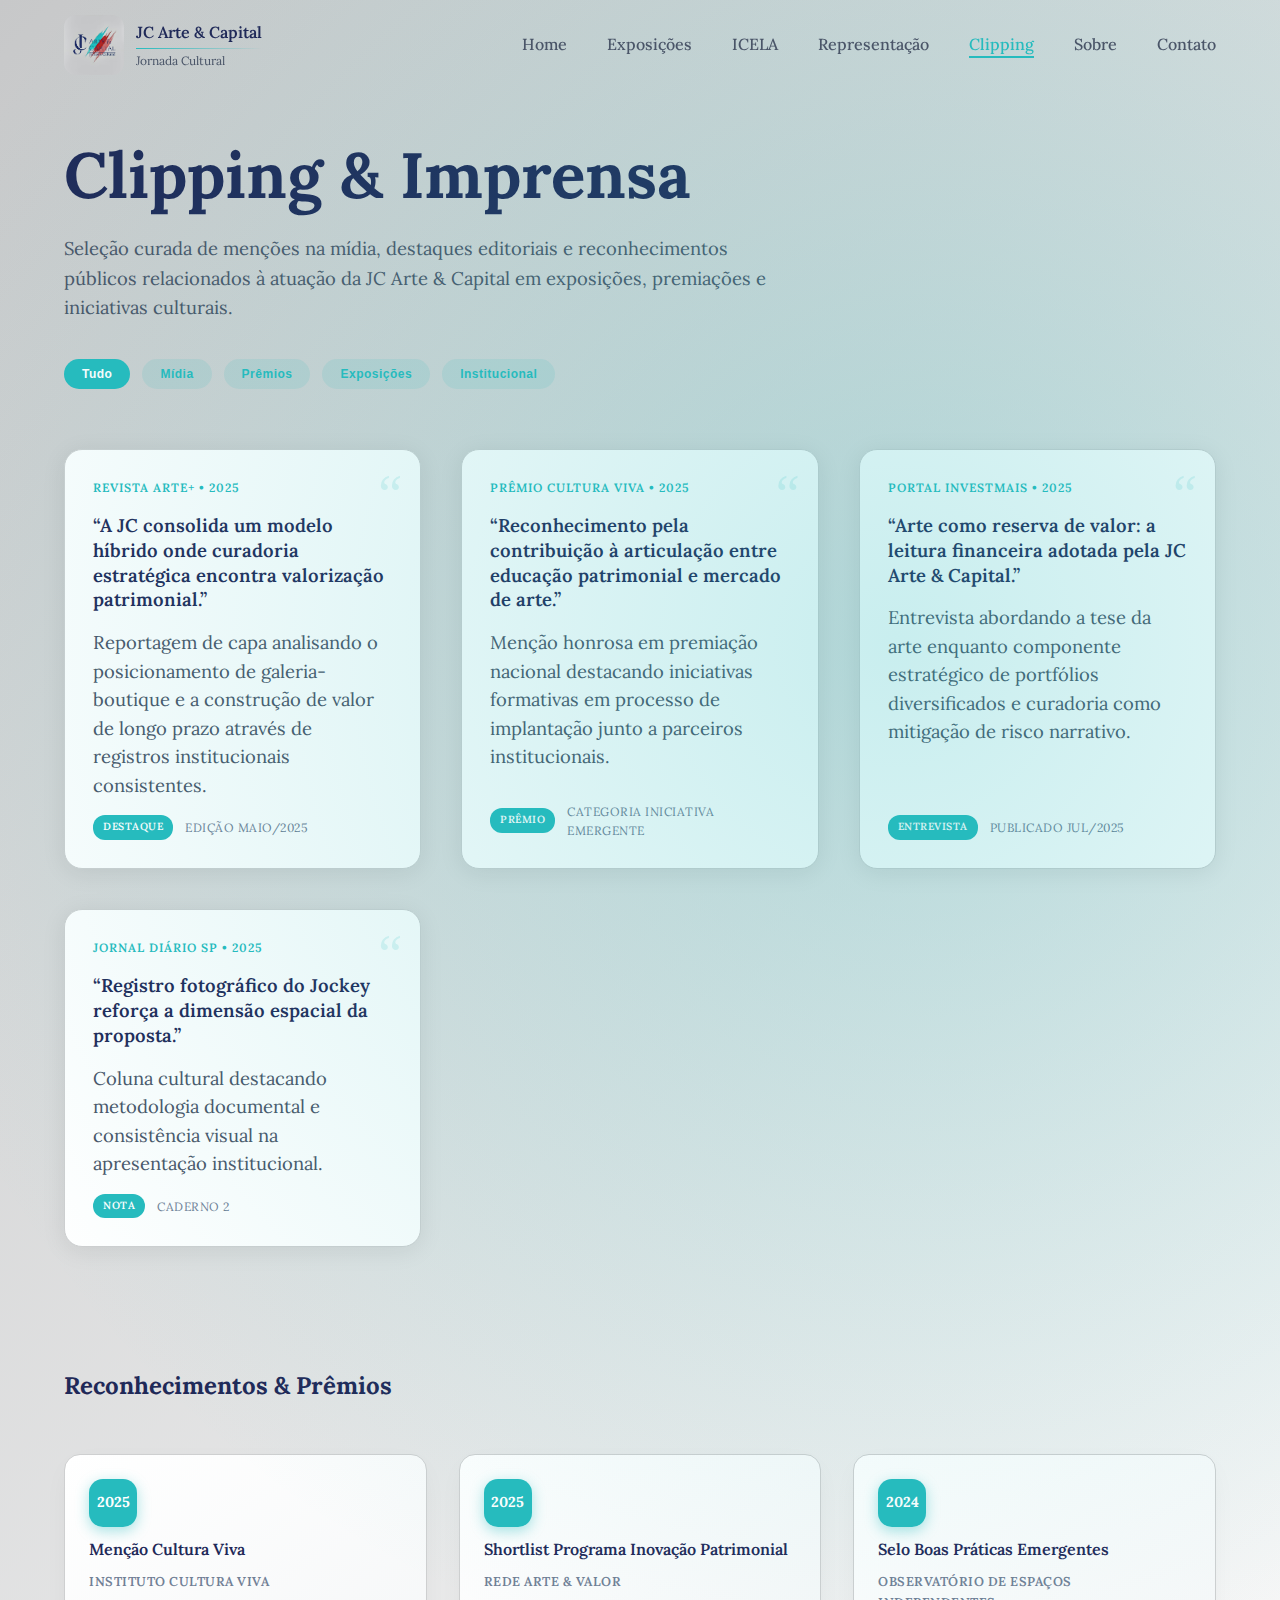
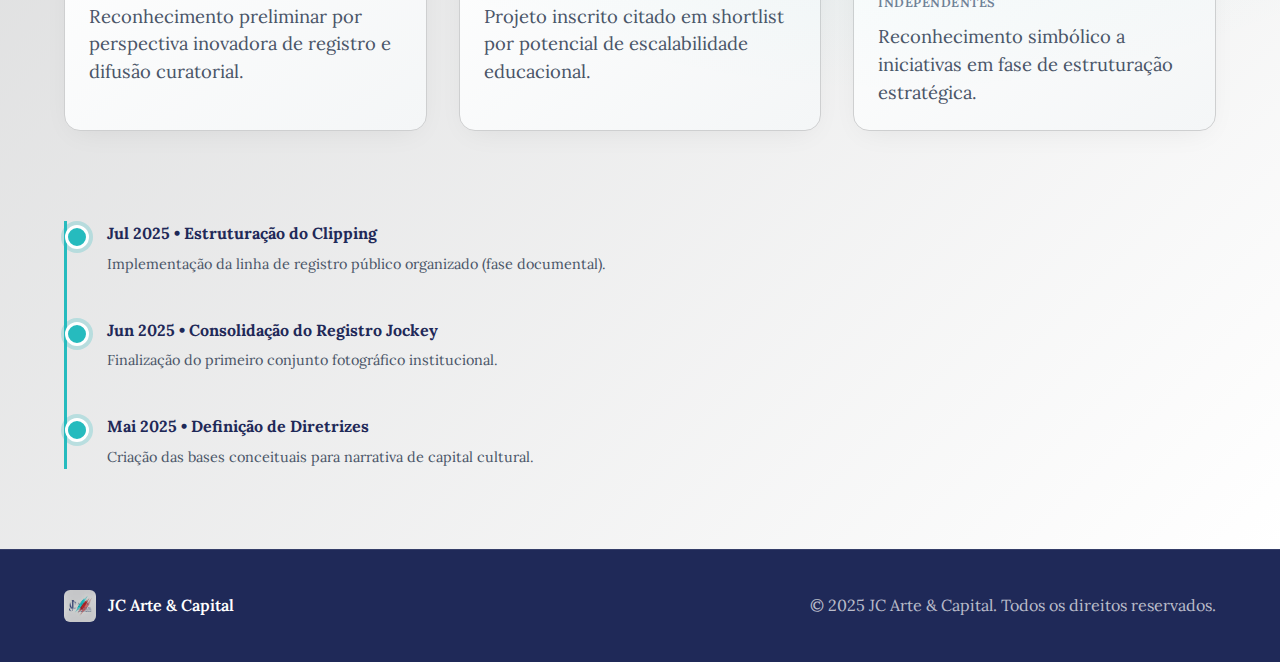
<file: pages/clipping.html>
<!DOCTYPE html>
<html lang="pt-BR">
<head>
  <meta charset="UTF-8">
  <meta name="viewport" content="width=device-width, initial-scale=1.0">
  <title>Clipping & Imprensa - JC Arte & Capital</title>
  <link rel="stylesheet" href="../styles/main.css">
  <link rel="preconnect" href="https://fonts.googleapis.com">
  <link rel="preconnect" href="https://fonts.gstatic.com" crossorigin>
  <link href="https://fonts.googleapis.com/css2?family=Inter:wght@300;400;500;600;700&display=swap" rel="stylesheet">
  <style>
    .clipping-hero {padding:140px 0 80px; background:linear-gradient(135deg,var(--primary-light),var(--white)); position:relative; overflow:hidden;}
    .clipping-hero::after{content:'';position:absolute;inset:0;background:radial-gradient(circle at 70% 30%,rgba(38,187,190,.25),transparent 60%);}    
    .clipping-hero h1{font-size:clamp(2.8rem,6vw,4rem);line-height:1.1;margin-bottom:24px;}
    .clipping-hero p{max-width:720px;font-size:1.15rem;color:var(--text-secondary);}    
    .press-grid{display:grid;grid-template-columns:repeat(auto-fit,minmax(320px,1fr));gap:40px;margin-top:60px;}
    .press-card{background:var(--white);border:1px solid var(--border-light);border-radius:18px;padding:28px;display:flex;flex-direction:column;gap:16px;box-shadow:var(--shadow-soft);position:relative;overflow:hidden;transition:var(--transition-smooth);}   
    .press-card:hover{transform:translateY(-6px);box-shadow:var(--shadow-medium);} 
    .press-source{display:flex;align-items:center;gap:10px;font-size:.75rem;letter-spacing:1px;text-transform:uppercase;color:var(--accent-cyan);font-weight:600;}
    .press-title{font-size:1.15rem;font-weight:600;line-height:1.35;color:var(--text-primary);}
    .press-excerpt{font-size:.95rem;line-height:1.55;color:var(--text-secondary);flex:1;}
    .press-meta{display:flex;align-items:center;gap:12px;font-size:.75rem;color:var(--text-light);text-transform:uppercase;letter-spacing:.5px;}
    .tag{background:var(--accent-cyan);color:#fff;padding:4px 10px;border-radius:12px;font-size:.65rem;font-weight:600;letter-spacing:.5px;}
    .quote-mark{position:absolute;top:18px;right:18px;font-size:54px;line-height:1;color:var(--accent-cyan);opacity:.15;font-family:serif;}
    .awards-section{margin-top:120px;}
    .awards-grid{display:grid;grid-template-columns:repeat(auto-fit,minmax(260px,1fr));gap:32px;margin-top:48px;}
    .award-card{background:linear-gradient(145deg,var(--white),#f4f6f7);border:1px solid var(--border-light);border-radius:16px;padding:24px;display:flex;flex-direction:column;gap:10px;position:relative;overflow:hidden;box-shadow:0 8px 30px -10px rgba(0,0,0,.08);transition:var(--transition-fast);} 
    .award-card:hover{transform:translateY(-4px);}
    .award-badge{width:48px;height:48px;background:var(--accent-cyan);display:flex;align-items:center;justify-content:center;color:#fff;font-weight:700;border-radius:14px;font-size:.9rem;box-shadow:0 4px 14px rgba(38,187,190,.4);} 
    .award-title{font-weight:600;font-size:1rem;color:var(--text-primary);} 
    .award-org{font-size:.8rem;letter-spacing:.5px;text-transform:uppercase;color:var(--text-light);font-weight:600;} 
    .award-desc{font-size:.85rem;line-height:1.5;color:var(--text-secondary);} 
    .timeline{margin-top:90px;padding-left:12px;border-left:3px solid var(--accent-cyan);display:flex;flex-direction:column;gap:42px;}
    .timeline-item{position:relative;padding-left:28px;}
    .timeline-item::before{content:'';position:absolute;left:-14px;top:4px;width:18px;height:18px;background:var(--accent-cyan);border:3px solid #fff;border-radius:50%;box-shadow:0 0 0 4px rgba(38,187,190,.25);} 
    .timeline-item h4{margin:0 0 6px;font-size:1rem;color:var(--text-primary);} 
    .timeline-item p{margin:0;font-size:.9rem;color:var(--text-secondary);} 
    .filters-bar{display:flex;flex-wrap:wrap;gap:12px;margin-top:36px;} 
    .filter-chip{background:rgba(38,187,190,.12);color:var(--accent-cyan);border:none;padding:8px 18px;border-radius:20px;font-size:.75rem;font-weight:600;cursor:pointer;letter-spacing:.5px;transition:var(--transition-fast);} 
    .filter-chip.active,.filter-chip:hover{background:var(--accent-cyan);color:#fff;} 
    @media(max-width:720px){.press-grid{gap:28px;} .clipping-hero{padding:120px 0 60px;} }
  </style>
</head>
<body>
  <nav class="navbar">
    <div class="nav-container">
      <div class="nav-logo">
        <img src="../images/logos/logo_JC.jpeg" alt="JC Arte & Capital">
        <div class="nav-logo-text">
          <span class="nav-title">JC Arte & Capital</span>
          <hr class="nav-divider">
          <span class="nav-subtitle">Jornada Cultural</span>
        </div>
      </div>
      <ul class="nav-menu">
        <li class="nav-item"><a href="../index.html" class="nav-link">Home</a></li>
        <li class="nav-item dropdown">
          <a href="#exposicoes" class="nav-link">Exposições</a>
          <div class="dropdown-menu">
            <a href="../exhibitions/jockey-clube.html" class="dropdown-item">Jockey Club</a>
            <!-- <a href="../exhibitions/exposicao-exemplo.html" class="dropdown-item">Exposição Exemplo</a> -->
          </div>
        </li>
        <!-- <li class="nav-item"><a href="artistas.html" class="nav-link">Artistas</a></li> -->
        <li class="nav-item"><a href="icela.html" class="nav-link">ICELA</a></li>
        <li class="nav-item"><a href="representacao.html" class="nav-link">Representação</a></li>
        <li class="nav-item"><a href="clipping.html" class="nav-link active">Clipping</a></li>
        <li class="nav-item"><a href="../index.html#sobre" class="nav-link">Sobre</a></li>
        <li class="nav-item"><a href="contato.html" class="nav-link">Contato</a></li>
      </ul>
      <div class="hamburger"><span></span><span></span><span></span></div>
    </div>
  </nav>

  <main>
    <section class="clipping-hero">
      <div class="container">
        <h1>Clipping & Imprensa</h1>
        <p>Seleção curada de menções na mídia, destaques editoriais e reconhecimentos públicos relacionados à atuação da JC Arte & Capital em exposições, premiações e iniciativas culturais.</p>
        <div class="filters-bar" id="clipping-filters">
          <button class="filter-chip active" data-filter="all">Tudo</button>
          <button class="filter-chip" data-filter="midia">Mídia</button>
          <button class="filter-chip" data-filter="premio">Prêmios</button>
          <button class="filter-chip" data-filter="exposicao">Exposições</button>
          <button class="filter-chip" data-filter="institucional">Institucional</button>
        </div>

        <div class="press-grid" id="press-grid">
          <!-- Cards mock -->
          <article class="press-card" data-category="midia exposicao">
            <div class="quote-mark">“</div>
            <div class="press-source">Revista ARTE+ • 2025</div>
            <h3 class="press-title">“A JC consolida um modelo híbrido onde curadoria estratégica encontra valorização patrimonial.”</h3>
            <p class="press-excerpt">Reportagem de capa analisando o posicionamento de galeria-boutique e a construção de valor de longo prazo através de registros institucionais consistentes.</p>
            <div class="press-meta"><span class="tag">DESTAQUE</span><span>edição Maio/2025</span></div>
          </article>

          <article class="press-card" data-category="premio institucional">
            <div class="quote-mark">“</div>
            <div class="press-source">Prêmio Cultura Viva • 2025</div>
            <h3 class="press-title">“Reconhecimento pela contribuição à articulação entre educação patrimonial e mercado de arte.”</h3>
            <p class="press-excerpt">Menção honrosa em premiação nacional destacando iniciativas formativas em processo de implantação junto a parceiros institucionais.</p>
            <div class="press-meta"><span class="tag">PRÊMIO</span><span>categoria Iniciativa Emergente</span></div>
          </article>

          <article class="press-card" data-category="midia institucional">
            <div class="quote-mark">“</div>
            <div class="press-source">Portal InvestMais • 2025</div>
            <h3 class="press-title">“Arte como reserva de valor: a leitura financeira adotada pela JC Arte & Capital.”</h3>
            <p class="press-excerpt">Entrevista abordando a tese da arte enquanto componente estratégico de portfólios diversificados e curadoria como mitigação de risco narrativo.</p>
            <div class="press-meta"><span class="tag">ENTREVISTA</span><span>Publicado Jul/2025</span></div>
          </article>

          <article class="press-card" data-category="exposicao midia">
            <div class="quote-mark">“</div>
            <div class="press-source">Jornal Diário SP • 2025</div>
            <h3 class="press-title">“Registro fotográfico do Jockey reforça a dimensão espacial da proposta.”</h3>
            <p class="press-excerpt">Coluna cultural destacando metodologia documental e consistência visual na apresentação institucional.</p>
            <div class="press-meta"><span class="tag">NOTA</span><span>Caderno 2</span></div>
          </article>
        </div>

        <div class="awards-section">
          <h2>Reconhecimentos & Prêmios</h2>
          <div class="awards-grid">
            <div class="award-card" data-category="premio">
              <div class="award-badge">2025</div>
              <div class="award-title">Menção Cultura Viva</div>
              <div class="award-org">Instituto Cultura Viva</div>
              <p class="award-desc">Reconhecimento preliminar por perspectiva inovadora de registro e difusão curatorial.</p>
            </div>
            <div class="award-card" data-category="premio">
              <div class="award-badge">2025</div>
              <div class="award-title">Shortlist Programa Inovação Patrimonial</div>
              <div class="award-org">Rede Arte & Valor</div>
              <p class="award-desc">Projeto inscrito citado em shortlist por potencial de escalabilidade educacional.</p>
            </div>
            <div class="award-card" data-category="institucional">
              <div class="award-badge">2024</div>
              <div class="award-title">Selo Boas Práticas Emergentes</div>
              <div class="award-org">Observatório de Espaços Independentes</div>
              <p class="award-desc">Reconhecimento simbólico a iniciativas em fase de estruturação estratégica.</p>
            </div>
          </div>
        </div>

        <div class="timeline">
          <div class="timeline-item" data-category="institucional">
            <h4>Jul 2025 • Estruturação do Clipping</h4>
            <p>Implementação da linha de registro público organizado (fase documental).</p>
          </div>
          <div class="timeline-item" data-category="exposicao">
            <h4>Jun 2025 • Consolidação do Registro Jockey</h4>
            <p>Finalização do primeiro conjunto fotográfico institucional.</p>
          </div>
          <div class="timeline-item" data-category="institucional">
            <h4>Mai 2025 • Definição de Diretrizes</h4>
            <p>Criação das bases conceituais para narrativa de capital cultural.</p>
          </div>
        </div>
      </div>
    </section>
  </main>

  <footer class="footer">
    <div class="container">
      <div class="footer-content">
        <div class="footer-logo">
          <img src="../images/logos/logo_JC.jpeg" alt="JC Arte & Capital">
          <span>JC Arte & Capital</span>
        </div>
        <p>&copy; 2025 JC Arte & Capital. Todos os direitos reservados.</p>
      </div>
    </div>
  </footer>

  <script src="../scripts/main.js"></script>
  <script>
    // Filtro básico
    const chips = document.querySelectorAll('.filter-chip');
    const cards = document.querySelectorAll('.press-card, .award-card, .timeline-item');
    chips.forEach(chip=>chip.addEventListener('click',()=>{
      chips.forEach(c=>c.classList.remove('active'));
      chip.classList.add('active');
      const f = chip.dataset.filter;
      cards.forEach(card=>{
        if(f==='all'){card.style.display='';return;}
        const cats = (card.dataset.category||'').split(/\s+/);
        card.style.display = cats.includes(f)?'':'none';
      });
    }));
  </script>
</body>
</html>
</file>
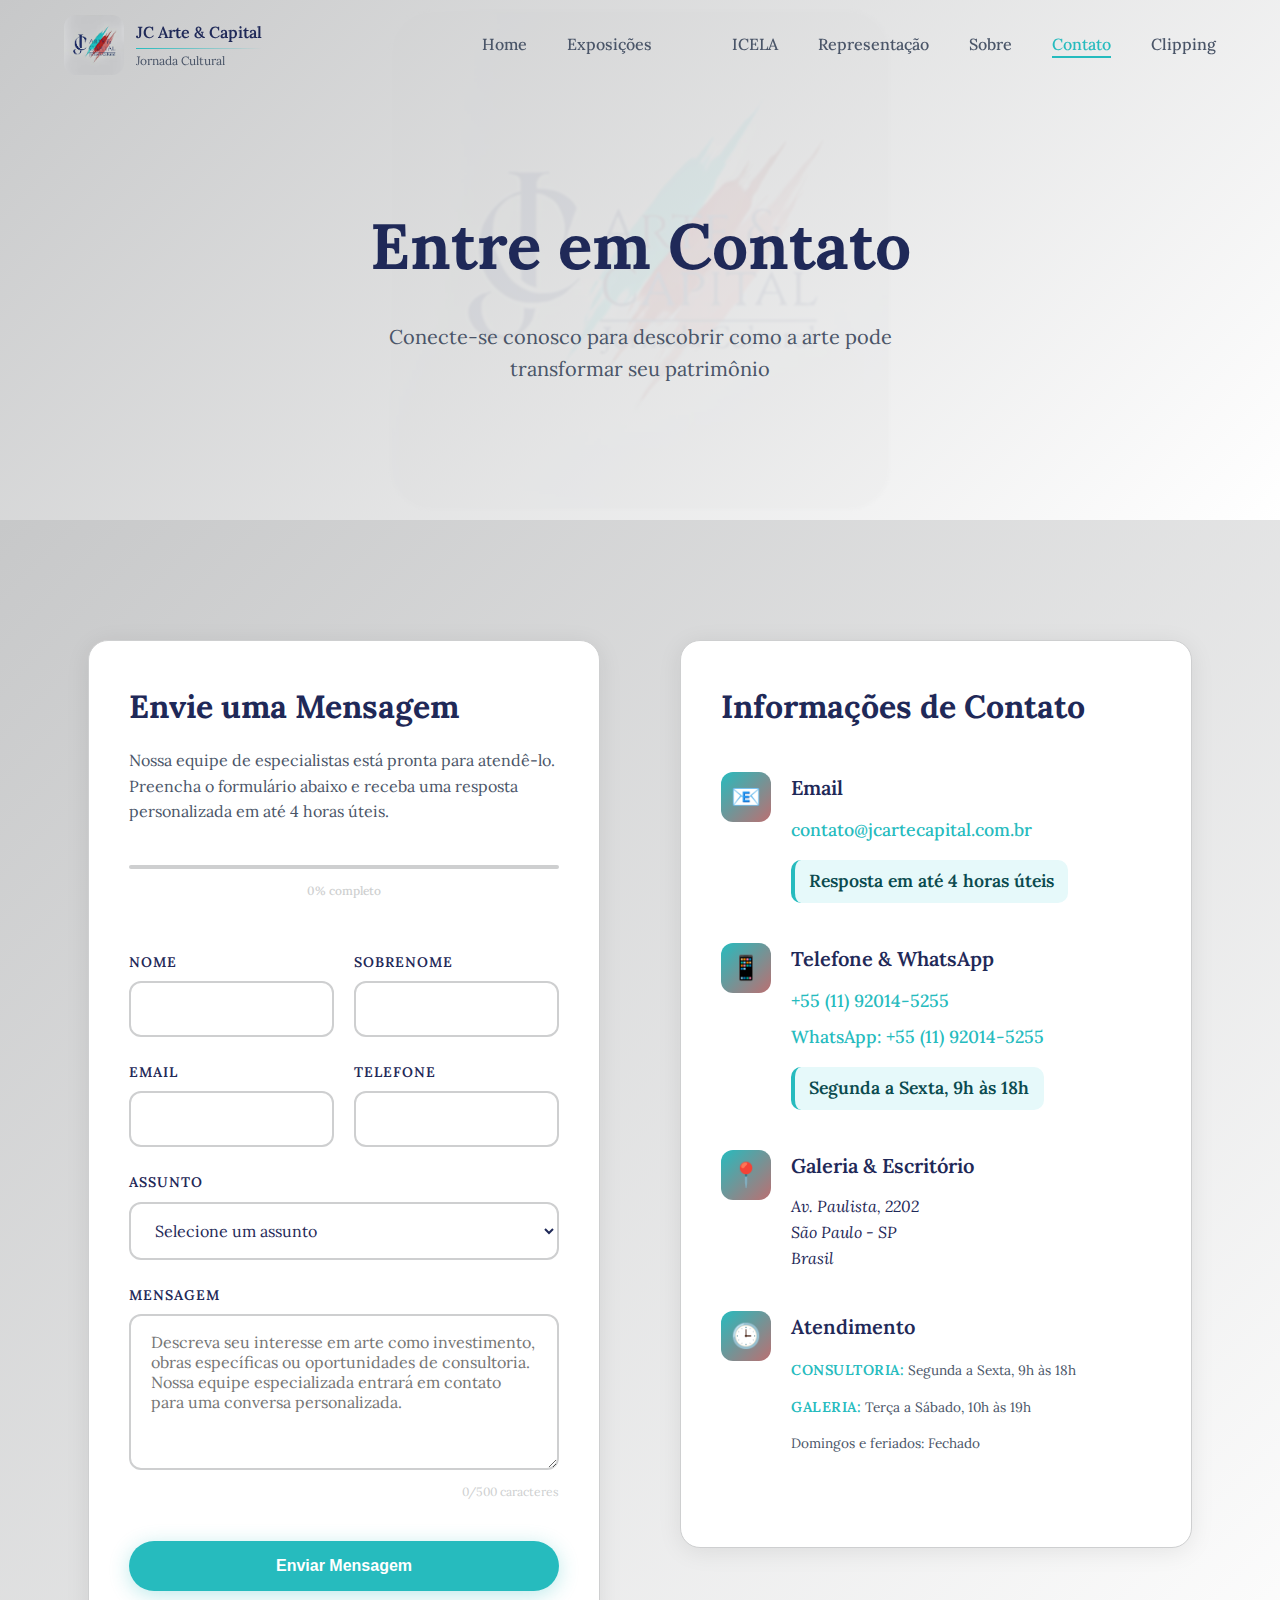
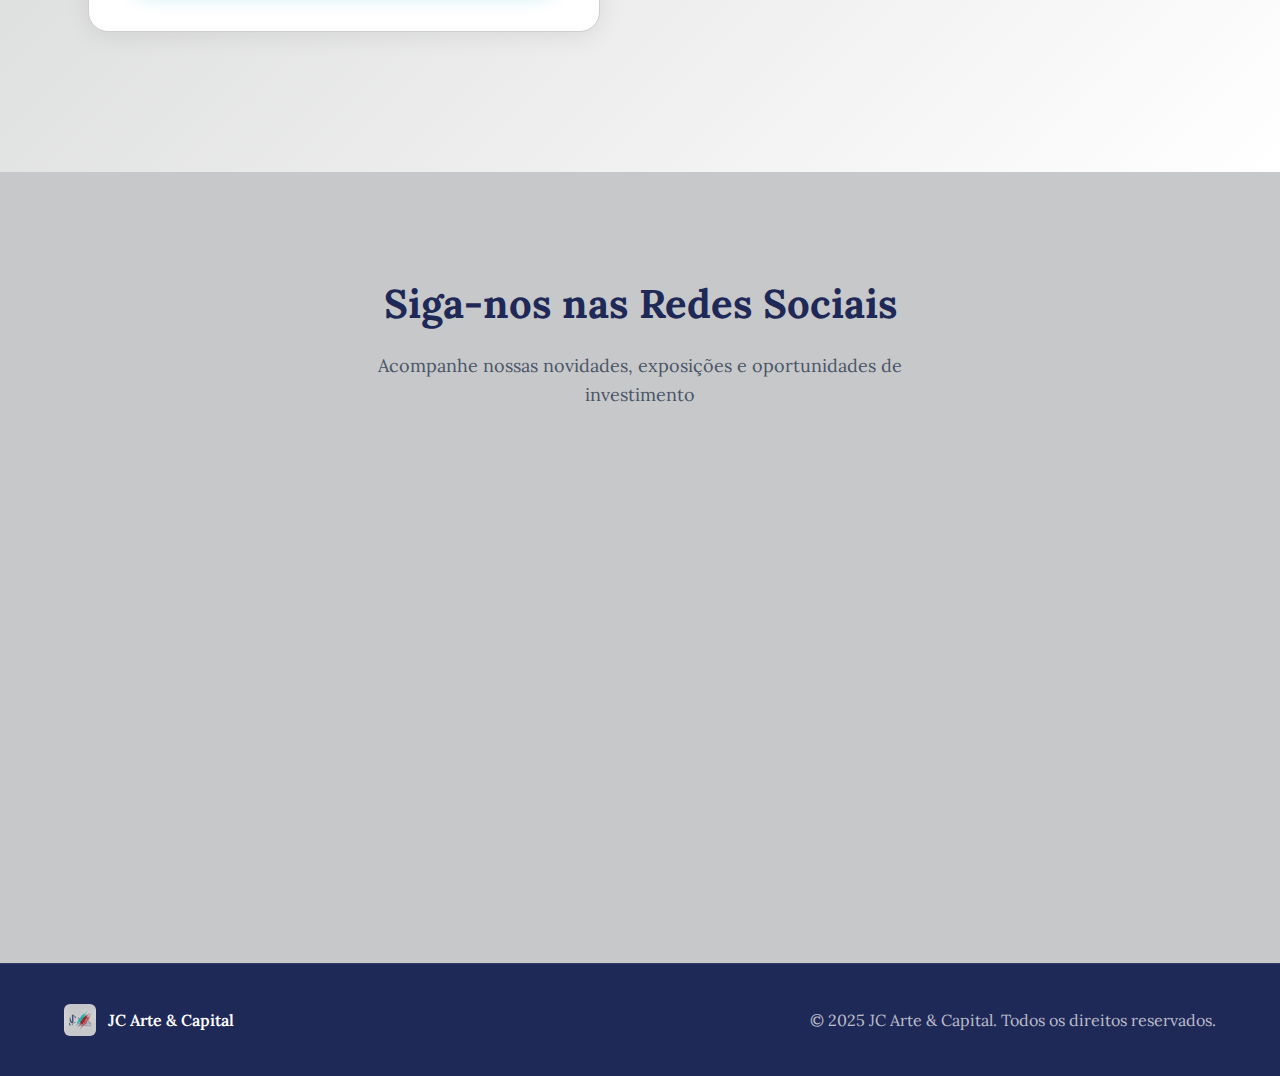
<file: pages/contato.html>
<!DOCTYPE html>
<html lang="pt-BR">
<head>
    <meta charset="UTF-8">
    <meta name="viewport" content="width=device-width, initial-scale=1.0">
    <title>Contato - JC Arte & Capital</title>
    <link rel="stylesheet" href="../styles/main.css">
    <link rel="stylesheet" href="../styles/contact.css">
    <link rel="preconnect" href="https://fonts.googleapis.com">
    <link rel="preconnect" href="https://fonts.gstatic.com" crossorigin>
    <link href="https://fonts.googleapis.com/css2?family=Inter:wght@300;400;500;600;700&display=swap" rel="stylesheet">
</head>
<body class="contact-page">
    <!-- Navigation -->
    <nav class="navbar">
        <div class="nav-container">
            <div class="nav-logo">
                <img src="../images/logos/logo_JC.jpeg" alt="JC Arte & Capital">
                <div class="nav-logo-text">
                    <span class="nav-title">JC Arte & Capital</span>
                    <hr class="nav-divider">
                    <span class="nav-subtitle">Jornada Cultural</span>
                </div>
            </div>
            <ul class="nav-menu">
                <li class="nav-item">
                    <a href="../index.html" class="nav-link">Home</a>
                </li>
                <li class="nav-item dropdown">
                    <a href="#exposicoes" class="nav-link">Exposições</a>
                    <div class="dropdown-menu">
                        <a href="../exhibitions/jockey-clube.html" class="dropdown-item">Jockey Club</a>
                        <!-- <a href="../exhibitions/exposicao-exemplo.html" class="dropdown-item">Exposição Exemplo</a> -->
                    </div>
                </li>
                <li class="nav-item">
                    <!-- <a href="artistas.html" class="nav-link">Artistas</a> -->
                </li>
                <li class="nav-item">
                    <a href="icela.html" class="nav-link">ICELA</a>
                </li>
                <li class="nav-item">
                    <a href="representacao.html" class="nav-link">Representação</a>
                </li>
                <li class="nav-item">
                    <a href="../index.html#sobre" class="nav-link">Sobre</a>
                </li>
                <li class="nav-item">
                    <a href="contato.html" class="nav-link active">Contato</a>
                </li>
                <li class="nav-item"><a href="clipping.html" class="nav-link">Clipping</a></li>
            </ul>
            <div class="hamburger">
                <span></span>
                <span></span>
                <span></span>
            </div>
        </div>
    </nav>

    <!-- Contact Hero -->
    <section class="contact-hero">
        <div class="container">
            <div class="hero-content">
                <h1>Entre em Contato</h1>
                <p>Conecte-se conosco para descobrir como a arte pode transformar seu patrimônio</p>
            </div>
        </div>
    </section>

    <!-- Contact Content -->
    <section class="contact-content">
        <div class="container">
            <div class="contact-grid">
                <!-- Contact Form -->
                <div class="contact-form-section">
                    <h2>Envie uma Mensagem</h2>
                    <p>Nossa equipe de especialistas está pronta para atendê-lo. Preencha o formulário abaixo e receba uma resposta personalizada em até 4 horas úteis.</p>
                    
                    <form class="contact-form" id="contactForm">
                        <div class="form-row">
                            <div class="form-group">
                                <label for="firstName">Nome</label>
                                <input type="text" id="firstName" name="firstName" required>
                            </div>
                            <div class="form-group">
                                <label for="lastName">Sobrenome</label>
                                <input type="text" id="lastName" name="lastName" required>
                            </div>
                        </div>
                        
                        <div class="form-row">
                            <div class="form-group">
                                <label for="email">Email</label>
                                <input type="email" id="email" name="email" required>
                            </div>
                            <div class="form-group">
                                <label for="phone">Telefone</label>
                                <input type="tel" id="phone" name="phone">
                            </div>
                        </div>
                        
                        <div class="form-group">
                            <label for="subject">Assunto</label>
                            <select id="subject" name="subject" required>
                                <option value="">Selecione um assunto</option>
                                <option value="investment">Oportunidades de Investimento</option>
                                <option value="artwork">Informações sobre Obras</option>
                                <option value="partnership">Parcerias</option>
                                <option value="other">Outros</option>
                            </select>
                        </div>
                        
                        <div class="form-group">
                            <label for="message">Mensagem</label>
                            <textarea id="message" name="message" rows="6" placeholder="Descreva seu interesse em arte como investimento, obras específicas ou oportunidades de consultoria. Nossa equipe especializada entrará em contato para uma conversa personalizada." required></textarea>
                        </div>
                        
                        <button type="submit" class="btn btn-primary submit-btn">
                            <span class="btn-text">Enviar Mensagem</span>
                            <span class="btn-loader">Enviando...</span>
                        </button>
                    </form>
                </div>

                <!-- Contact Info -->
                <div class="contact-info-section">
                    <h2>Informações de Contato</h2>
                    
                    <div class="contact-methods">
                        <div class="contact-method">
                            <div class="method-icon">📧</div>
                            <div class="method-content">
                                <h3>Email</h3>
                                <a href="mailto:contato@jcartecapital.com.br">contato@jcartecapital.com.br</a>
                                <span class="method-note">Resposta em até 4 horas úteis</span>
                            </div>
                        </div>
                        
                        <div class="contact-method">
                            <div class="method-icon">📱</div>
                            <div class="method-content">
                                <h3>Telefone & WhatsApp</h3>
                                <a href="tel:+5511920145255">+55 (11) 92014-5255</a>
                                <a href="https://wa.me/5511920145255" target="_blank">WhatsApp: +55 (11) 92014-5255</a>
                                <span class="method-note">Segunda a Sexta, 9h às 18h</span>
                            </div>
                        </div>
                        
                        <div class="contact-method">
                            <div class="method-icon">📍</div>
                            <div class="method-content">
                                <h3>Galeria & Escritório</h3>
                                <address>
                                    Av. Paulista, 2202<br>
                                    São Paulo - SP<br>
                                    Brasil
                                </address>
                            </div>
                        </div>
                        
                        <div class="contact-method">
                            <div class="method-icon">🕒</div>
                            <div class="method-content">
                                <h3>Atendimento</h3>
                                <div class="hours">
                                    <span><strong>Consultoria:</strong> Segunda a Sexta, 9h às 18h</span>
                                    <span><strong>Galeria:</strong> Terça a Sábado, 10h às 19h</span>
                                    <span class="closed">Domingos e feriados: Fechado</span>
                                </div>
                            </div>
                        </div>
                    </div>
                </div>
            </div>
        </div>
    </section>

    <!-- Social Media Section -->
    <section class="social-section">
        <div class="container">
            <h2>Siga-nos nas Redes Sociais</h2>
            <p>Acompanhe nossas novidades, exposições e oportunidades de investimento</p>
            
            <div class="social-grid">
                <a href="https://instagram.com/jc.artecapital" target="_blank" class="social-card instagram">
                    <div class="social-icon">📷</div>
                    <div class="social-content">
                        <h3>Instagram</h3>
                        <p>@jc.artecapital</p>
                        <span class="social-desc">45.2K seguidores • Obras exclusivas e bastidores</span>
                    </div>
                </a>
                
                <a href="https://linkedin.com/company/jc-arte-capital" target="_blank" class="social-card linkedin">
                    <div class="social-icon">💼</div>
                    <div class="social-content">
                        <h3>LinkedIn</h3>
                        <p>JC Arte & Capital</p>
                        <span class="social-desc">12.8K conexões • Análises de mercado e investimentos</span>
                    </div>
                </a>
                
                <a href="https://youtube.com/@jcartecapital" target="_blank" class="social-card youtube">
                    <div class="social-icon">🎥</div>
                    <div class="social-content">
                        <h3>YouTube</h3>
                        <p>JC Arte & Capital</p>
                        <span class="social-desc">8.3K inscritos • Tours e entrevistas exclusivas</span>
                    </div>
                </a>
                
                <a href="https://tiktok.com/@jcartecapital" target="_blank" class="social-card tiktok">
                    <div class="social-icon">🎵</div>
                    <div class="social-content">
                        <h3>TikTok</h3>
                        <p>@jcartecapital</p>
                        <span class="social-desc">Arte de forma descontraída e acessível</span>
                    </div>
                </a>
            </div>
        </div>
    </section>

    <!-- Footer -->
    <footer class="footer">
        <div class="container">
            <div class="footer-content">
                <div class="footer-logo">
                    <img src="../images/logos/logo_JC.jpeg" alt="JC Arte & Capital">
                    <span>JC Arte & Capital</span>
                </div>
                <p>&copy; 2025 JC Arte & Capital. Todos os direitos reservados.</p>
            </div>
        </div>
    </footer>

    <script src="../scripts/main.js"></script>
    <script src="../scripts/contact.js"></script>
</body>
</html>
</file>
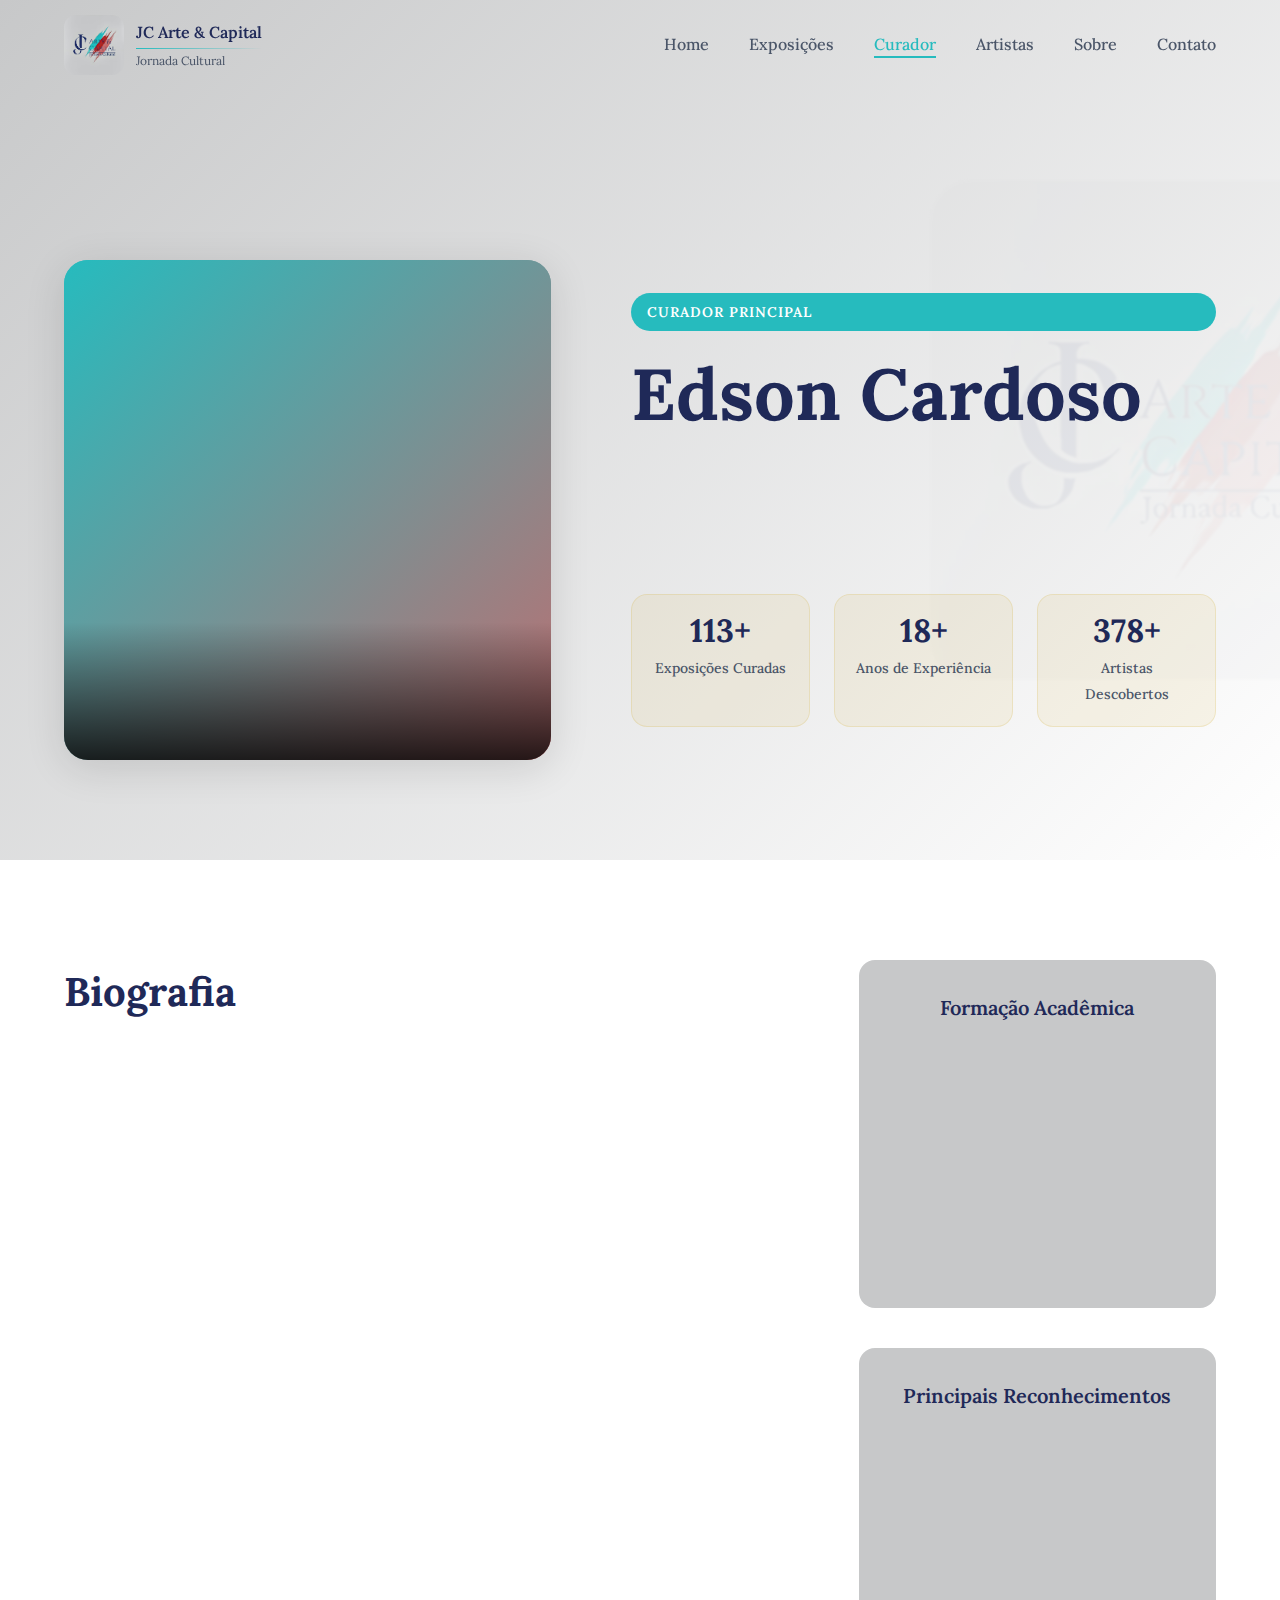
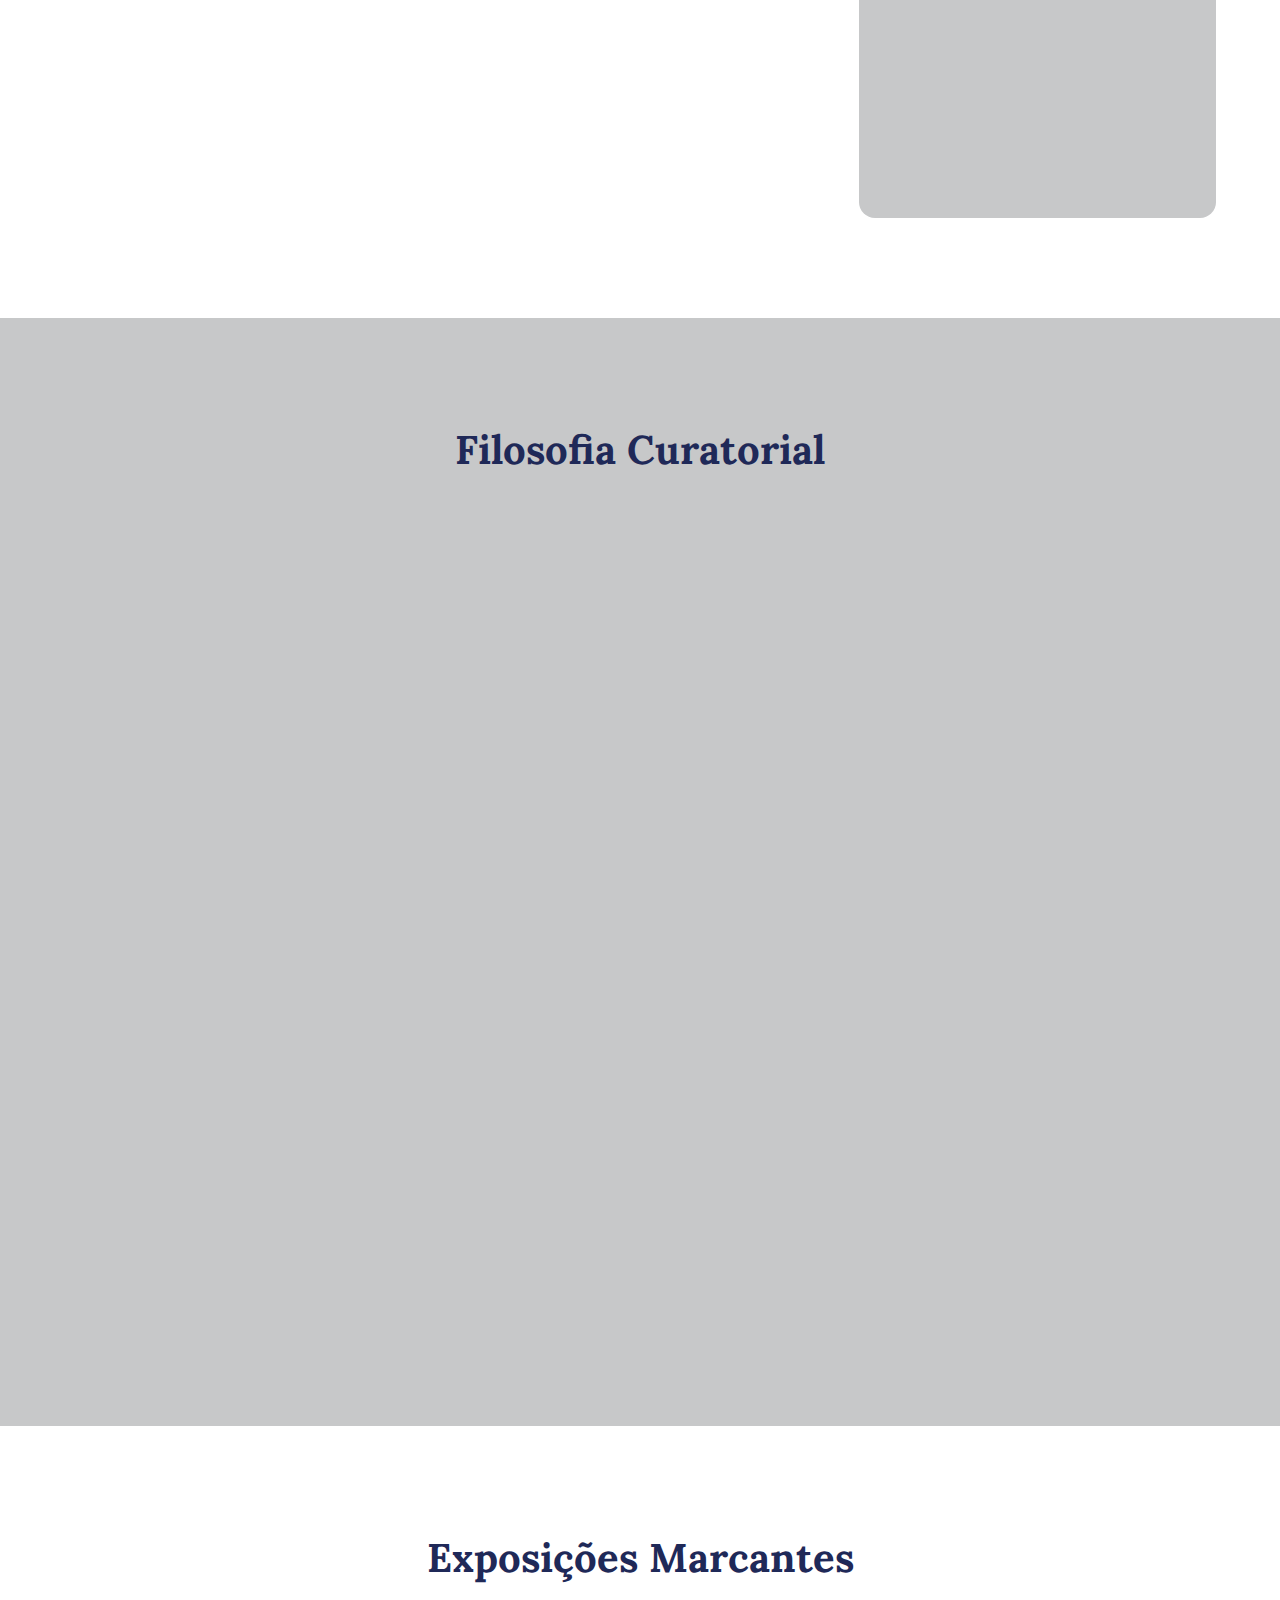
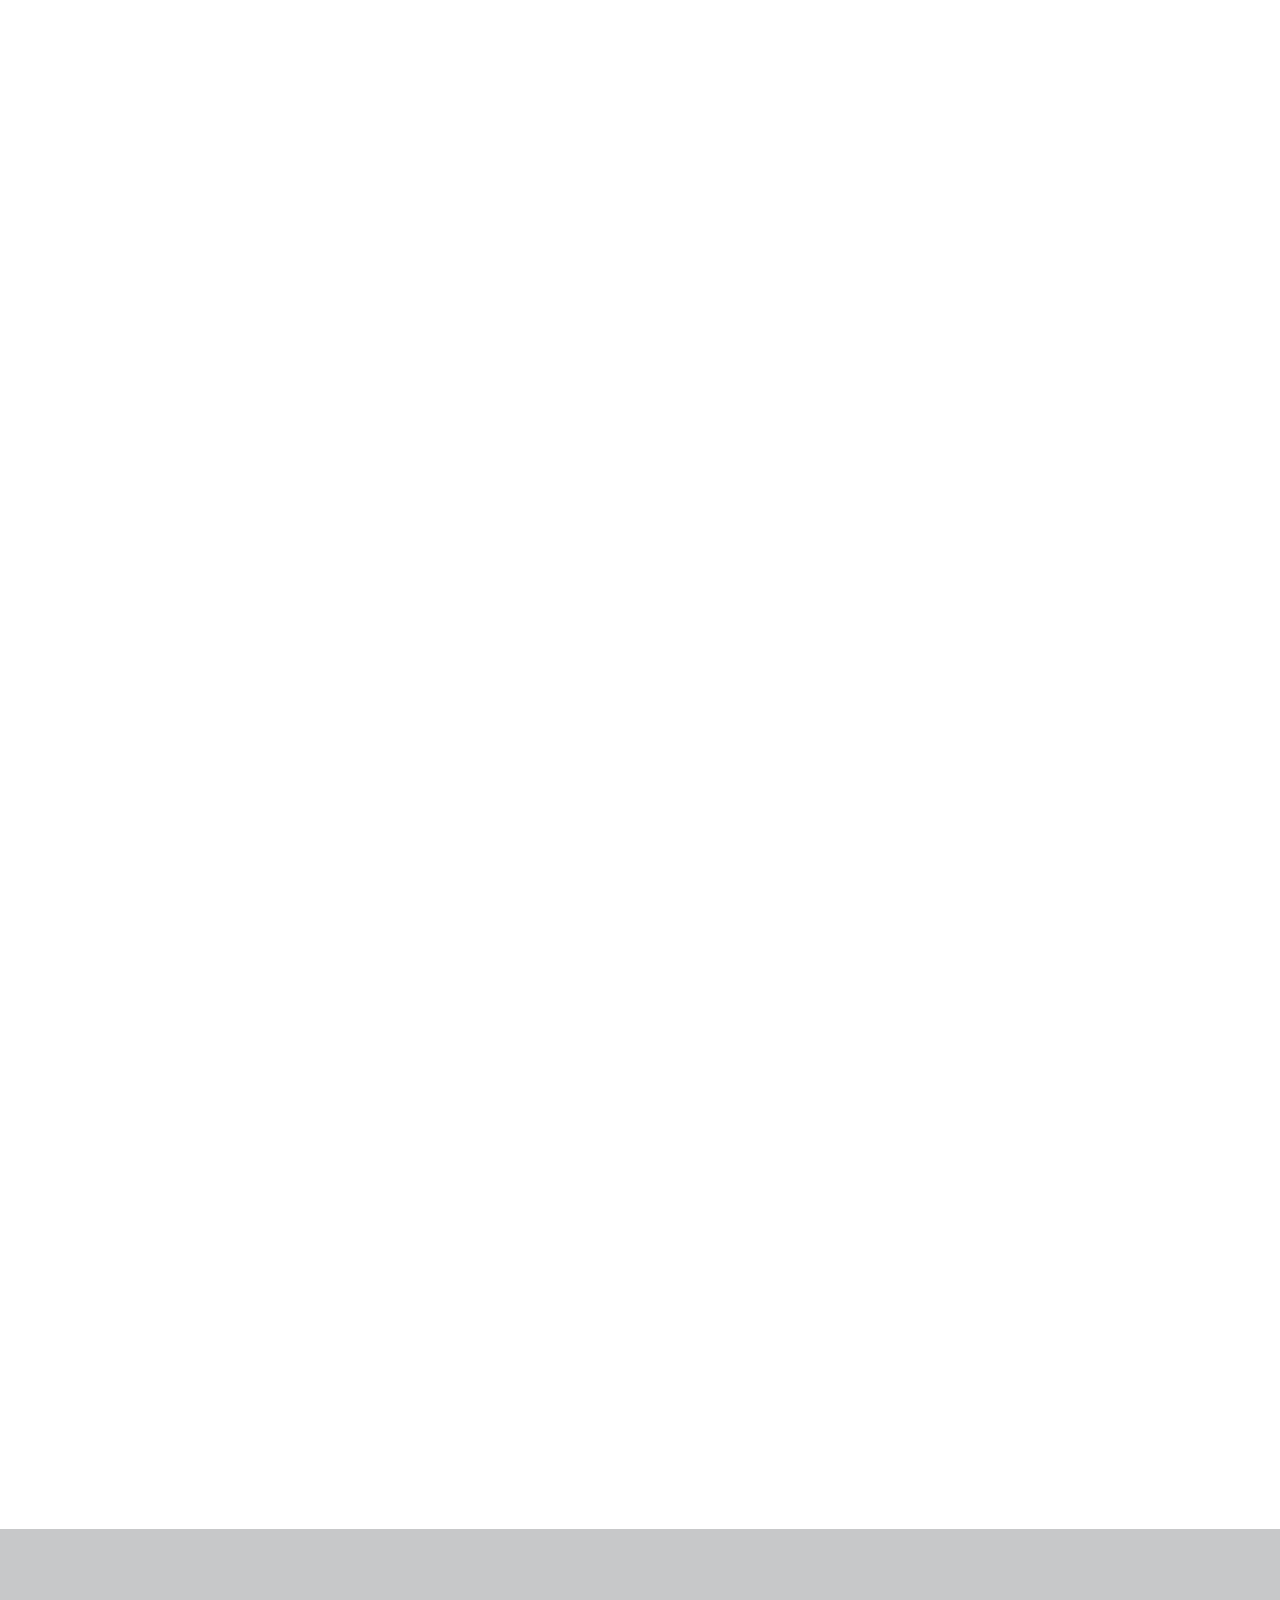
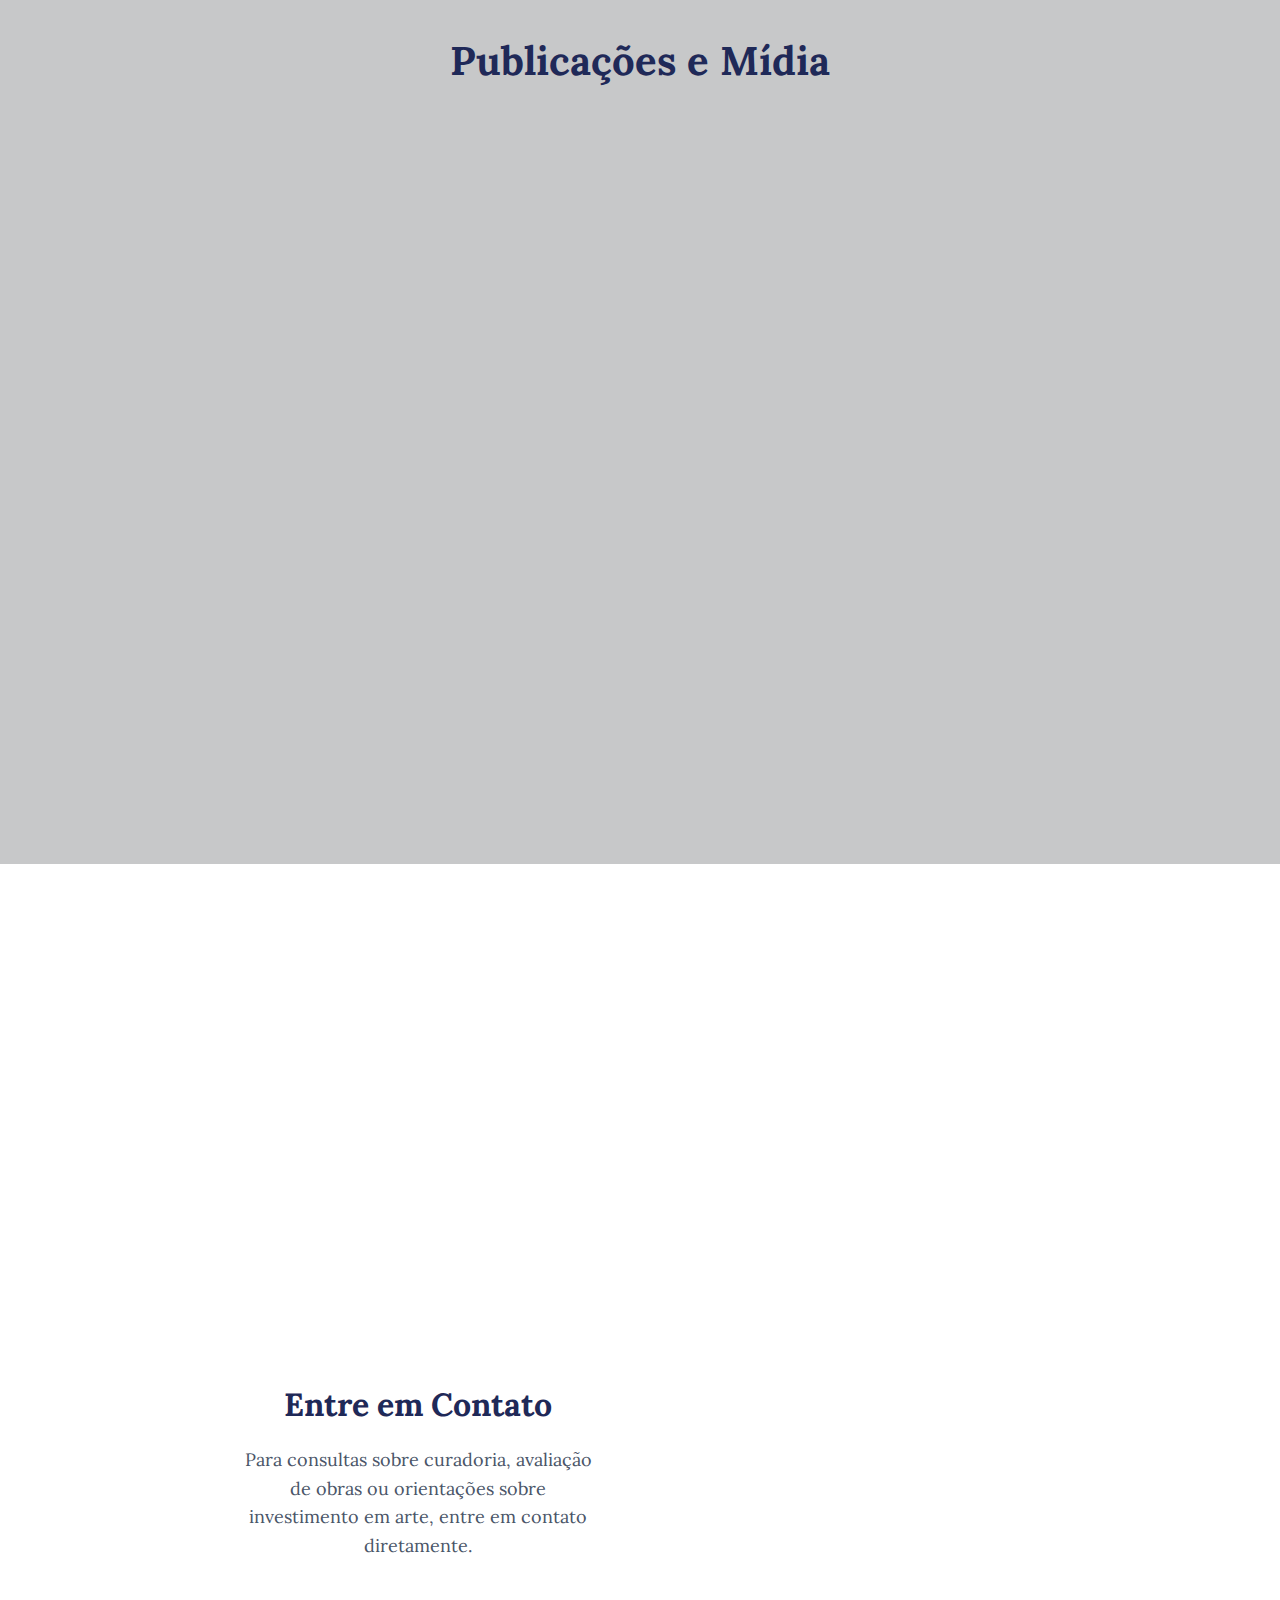
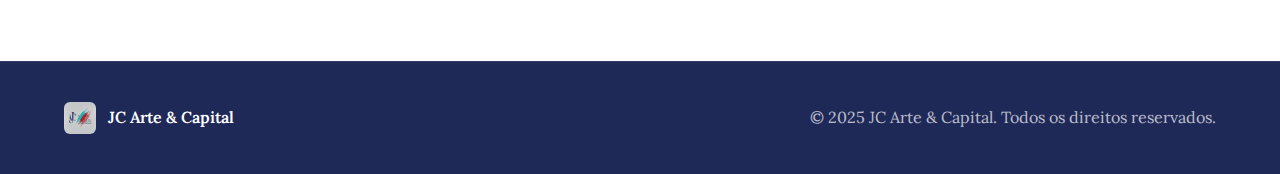
<file: pages/edson-cardoso.html>
<!DOCTYPE html>
<html lang="pt-BR">
<head>
    <meta charset="UTF-8">
    <meta name="viewport" content="width=device-width, initial-scale=1.0">
    <title>Edson Cardoso - Curador | JC Arte & Capital</title>
    <link rel="stylesheet" href="../styles/main.css">
    <link rel="stylesheet" href="../styles/curator.css">
    <link rel="preconnect" href="https://fonts.googleapis.com">
    <link rel="preconnect" href="https://fonts.gstatic.com" crossorigin>
    <link href="https://fonts.googleapis.com/css2?family=Inter:wght@300;400;500;600;700&display=swap" rel="stylesheet">
</head>
<body>
    <!-- Navigation -->
    <nav class="navbar">
        <div class="nav-container">
            <div class="nav-logo">
                <img src="../images/logos/logo_JC.jpeg" alt="JC Arte & Capital">
                <div class="nav-logo-text">
                    <span class="nav-title">JC Arte & Capital</span>
                    <hr class="nav-divider">
                    <span class="nav-subtitle">Jornada Cultural</span>
                </div>
            </div>
            <ul class="nav-menu">
                <li class="nav-item">
                    <a href="../index.html" class="nav-link">Home</a>
                </li>
                <li class="nav-item dropdown">
                    <a href="#exposicoes" class="nav-link">Exposições</a>
                    <div class="dropdown-menu">
                        <a href="../exhibitions/arte-contemporanea.html" class="dropdown-item">Arte Contemporânea</a>
                        <a href="../exhibitions/mestres-modernos.html" class="dropdown-item">Mestres Modernos</a>
                        <a href="../exhibitions/jovens-talentos.html" class="dropdown-item">Jovens Talentos</a>
                    </div>
                </li>
                <li class="nav-item">
                    <a href="edson-cardoso.html" class="nav-link active">Curador</a>
                </li>
                <li class="nav-item">
                    <a href="artistas.html" class="nav-link">Artistas</a>
                </li>
                <li class="nav-item">
                    <a href="../index.html#sobre" class="nav-link">Sobre</a>
                </li>
                <li class="nav-item">
                    <a href="contato.html" class="nav-link">Contato</a>
                </li>
            </ul>
            <div class="hamburger">
                <span></span>
                <span></span>
                <span></span>
            </div>
        </div>
    </nav>

    <!-- Curator Hero -->
    <section class="curator-hero">
        <div class="container">
            <div class="hero-content">
                <div class="hero-image">
                    <div class="image-placeholder"></div>
                    <div class="image-overlay">
                        <div class="floating-quote">
                            "A curadoria é a arte de revelar conexões invisíveis entre obras, artistas e épocas"
                        </div>
                    </div>
                </div>
                <div class="hero-text">
                    <span class="hero-category">Curador Principal</span>
                    <h1>Edson Cardoso</h1>
                    <p class="hero-subtitle">
                        Mais de 25 anos dedicados à curadoria de arte contemporânea e moderna, 
                        especialista em identificar talentos emergentes e obras de alto potencial de valorização.
                    </p>
                    <div class="hero-highlights">
                        <div class="highlight-item">
                            <span class="highlight-number">150+</span>
                            <span class="highlight-label">Exposições Curadas</span>
                        </div>
                        <div class="highlight-item">
                            <span class="highlight-number">25+</span>
                            <span class="highlight-label">Anos de Experiência</span>
                        </div>
                        <div class="highlight-item">
                            <span class="highlight-number">500+</span>
                            <span class="highlight-label">Artistas Descobertos</span>
                        </div>
                    </div>
                </div>
            </div>
        </div>
    </section>

    <!-- Biography Section -->
    <section class="biography">
        <div class="container">
            <div class="biography-content">
                <div class="biography-text">
                    <h2>Biografia</h2>
                    <div class="bio-paragraphs">
                        <p>
                            <strong>Edson Cardoso</strong> é uma das vozes mais respeitadas no cenário artístico brasileiro. 
                            Formado em História da Arte pela Universidade de São Paulo (USP) e com mestrado em 
                            Curadoria pelo Instituto de Artes da UNESP, desenvolveu ao longo de sua carreira um 
                            olhar singular para identificar e promover artistas de excepcional talento.
                        </p>
                        <p>
                            Iniciou sua trajetória curatorial no Museu de Arte Moderna de São Paulo (MAM-SP) em 1998, 
                            onde permaneceu por uma década desenvolvendo importantes exposições que marcaram época. 
                            Em 2008, assumiu a direção artística da Galeria Fortes Vilaça, onde consolidou sua 
                            reputação como descobridor de talentos.
                        </p>
                        <p>
                            Em 2015, fundou a JC Arte & Capital com a visão revolucionária de unir arte e investimento, 
                            criando um novo paradigma no mercado brasileiro. Sua expertise em identificar obras com 
                            alto potencial de valorização transformou a galeria em referência para colecionadores 
                            e investidores.
                        </p>
                        <p>
                            Cardoso é também autor de três livros sobre arte contemporânea brasileira e colaborador 
                            regular de publicações especializadas como ArtReview, Frieze e Select. Suas curadoria 
                            são reconhecidas internacionalmente, tendo participado de importantes feiras como 
                            Art Basel, Frieze London e SP-Arte.
                        </p>
                    </div>
                </div>
                <div class="biography-sidebar">
                    <div class="credentials">
                        <h3>Formação Acadêmica</h3>
                        <div class="credential-item">
                            <strong>Mestrado em Curadoria</strong>
                            <span>Instituto de Artes - UNESP (2001)</span>
                        </div>
                        <div class="credential-item">
                            <strong>Bacharelado em História da Arte</strong>
                            <span>Universidade de São Paulo - USP (1998)</span>
                        </div>
                        <div class="credential-item">
                            <strong>Especialização em Mercado de Arte</strong>
                            <span>Sotheby's Institute of Art - Londres (2003)</span>
                        </div>
                    </div>
                    
                    <div class="awards">
                        <h3>Principais Reconhecimentos</h3>
                        <div class="award-item">
                            <strong>2023</strong>
                            <span>Prêmio APAC - Melhor Curadoria do Ano</span>
                        </div>
                        <div class="award-item">
                            <strong>2021</strong>
                            <span>Medalha de Honra - Academia Brasileira de Belas Artes</span>
                        </div>
                        <div class="award-item">
                            <strong>2019</strong>
                            <span>Ordem do Mérito Cultural - Ministério da Cultura</span>
                        </div>
                        <div class="award-item">
                            <strong>2017</strong>
                            <span>Prêmio Jabuti - Melhor Livro de Arte</span>
                        </div>
                    </div>
                </div>
            </div>
        </div>
    </section>

    <!-- Philosophy Section -->
    <section class="philosophy">
        <div class="container">
            <div class="philosophy-content">
                <h2>Filosofia Curatorial</h2>
                <div class="philosophy-grid">
                    <div class="philosophy-card">
                        <div class="card-icon">🎨</div>
                        <h3>Visão Artística</h3>
                        <p>
                            Acredito que a curadoria deve criar diálogos inesperados entre obras, 
                            revelando narrativas que transcendem o individual e tocam o universal. 
                            Cada exposição é uma oportunidade de expandir horizontes.
                        </p>
                    </div>
                    <div class="philosophy-card">
                        <div class="card-icon">💎</div>
                        <h3>Valor e Investimento</h3>
                        <p>
                            A arte não é apenas expressão cultural, mas também reserva de valor. 
                            Minha missão é identificar obras que combinam excelência artística 
                            com potencial de valorização sustentável.
                        </p>
                    </div>
                    <div class="philosophy-card">
                        <div class="card-icon">🚀</div>
                        <h3>Descoberta de Talentos</h3>
                        <p>
                            Tenho especial prazer em descobrir artistas emergentes cujo trabalho 
                            promete marcar época. É uma responsabilidade que abraço com dedicação 
                            e critério rigoroso.
                        </p>
                    </div>
                    <div class="philosophy-card">
                        <div class="card-icon">🌍</div>
                        <h3>Perspectiva Global</h3>
                        <p>
                            Embora valorizemos a arte brasileira, mantemos sempre uma perspectiva 
                            internacional, conectando nossa cena local com as principais 
                            tendências mundiais.
                        </p>
                    </div>
                </div>
            </div>
        </div>
    </section>

    <!-- Notable Exhibitions -->
    <section class="notable-exhibitions">
        <div class="container">
            <h2>Exposições Marcantes</h2>
            <div class="exhibitions-timeline">
                <div class="timeline-item">
                    <div class="timeline-year">2024</div>
                    <div class="timeline-content">
                        <h3>"Novos Horizontes: Arte Brasileira no Século XXI"</h3>
                        <p>Exposição coletiva que reuniu 30 artistas brasileiros emergentes, resultando em 85% das obras vendidas e valorização média de 40% para os artistas participantes.</p>
                        <span class="timeline-venue">JC Arte & Capital</span>
                    </div>
                </div>
                <div class="timeline-item">
                    <div class="timeline-year">2023</div>
                    <div class="timeline-content">
                        <h3>"Abstrações Contemporâneas"</h3>
                        <p>Primeira exposição individual de Marina Santos, artista descoberta por Cardoso, que resultou em esgotamento total da mostra e entrada da artista no circuito internacional.</p>
                        <span class="timeline-venue">JC Arte & Capital</span>
                    </div>
                </div>
                <div class="timeline-item">
                    <div class="timeline-year">2022</div>
                    <div class="timeline-content">
                        <h3>"Mestres e Discípulos: Diálogos Através do Tempo"</h3>
                        <p>Exposição que colocou em diálogo obras de mestres modernos com jovens contemporâneos, estabelecendo novos paradigmas para o mercado de arte nacional.</p>
                        <span class="timeline-venue">Pinacoteca de São Paulo</span>
                    </div>
                </div>
                <div class="timeline-item">
                    <div class="timeline-year">2021</div>
                    <div class="timeline-content">
                        <h3>"Pandemia e Resistência: Arte em Tempos de Crise"</h3>
                        <p>Exposição virtual pioneira que ajudou artistas durante a pandemia, gerando mais de R$ 2 milhões em vendas e estabelecendo novos formatos expositivos.</p>
                        <span class="timeline-venue">Plataforma Digital JC</span>
                    </div>
                </div>
                <div class="timeline-item">
                    <div class="timeline-year">2019</div>
                    <div class="timeline-content">
                        <h3>"Arte como Capital: Investimento e Estética"</h3>
                        <p>Exposição conceitual que estabeleceu a JC Arte & Capital como pioneira na intersecção entre arte e mercado financeiro.</p>
                        <span class="timeline-venue">Museu de Arte Moderna - Rio</span>
                    </div>
                </div>
            </div>
        </div>
    </section>

    <!-- Publications -->
    <section class="publications">
        <div class="container">
            <h2>Publicações e Mídia</h2>
            <div class="publications-grid">
                <div class="publication-item">
                    <div class="publication-type">Livro</div>
                    <h3>"O Olhar do Curador: 25 Anos de Arte Brasileira"</h3>
                    <p>Autobiografia profissional que narra as principais descobertas e reflexões sobre o mercado de arte nacional.</p>
                    <span class="publication-year">2023 - Editora Cosac Naify</span>
                </div>
                <div class="publication-item">
                    <div class="publication-type">Artigo</div>
                    <h3>"Arte Digital e NFTs: O Futuro dos Investimentos Culturais"</h3>
                    <p>Análise pioneira sobre as novas formas de arte digital e seu impacto no mercado tradicional.</p>
                    <span class="publication-year">2022 - Revista ArtReview Brasil</span>
                </div>
                <div class="publication-item">
                    <div class="publication-type">Livro</div>
                    <h3>"Investir em Arte: Guia Prático para Colecionadores"</h3>
                    <p>Manual definitivo para quem deseja iniciar ou aprimorar uma coleção de arte com foco em valorização.</p>
                    <span class="publication-year">2020 - Editora Martins Fontes</span>
                </div>
                <div class="publication-item">
                    <div class="publication-type">Ensaio</div>
                    <h3>"A Nova Geração: Artistas Brasileiros no Mercado Global"</h3>
                    <p>Ensaio sobre a inserção internacional de jovens artistas brasileiros e suas perspectivas de crescimento.</p>
                    <span class="publication-year">2021 - Catalogue Frieze London</span>
                </div>
            </div>
        </div>
    </section>

    <!-- Quote Section -->
    <section class="quote-section">
        <div class="container">
            <blockquote class="curator-quote">
                <p>
                    "A arte é simultaneamente espelho e janela: reflete nossa época 
                    e nos oferece vislumbres do futuro. Meu papel como curador é 
                    facilitar esse diálogo temporal, criando pontes entre o que foi, 
                    o que é e o que pode vir a ser."
                </p>
                <cite>Edson Cardoso</cite>
            </blockquote>
        </div>
    </section>

    <!-- Contact Curator -->
    <section class="contact-curator">
        <div class="container">
            <div class="contact-content">
                <div class="contact-text">
                    <h2>Entre em Contato</h2>
                    <p>
                        Para consultas sobre curadoria, avaliação de obras ou orientações 
                        sobre investimento em arte, entre em contato diretamente.
                    </p>
                </div>
                <div class="contact-actions">
                    <a href="mailto:edson.cardoso@jcartecapital.com" class="btn btn-primary">
                        Enviar Email
                    </a>
                    <a href="../pages/contato.html" class="btn btn-secondary">
                        Formulário Completo
                    </a>
                </div>
            </div>
        </div>
    </section>

    <!-- Footer -->
    <footer class="footer">
        <div class="container">
            <div class="footer-content">
                <div class="footer-logo">
                    <img src="../images/logos/logo_JC.jpeg" alt="JC Arte & Capital">
                    <span>JC Arte & Capital</span>
                </div>
                <p>&copy; 2025 JC Arte & Capital. Todos os direitos reservados.</p>
            </div>
        </div>
    </footer>

    <script src="../scripts/main.js"></script>
    <script src="../scripts/curator.js"></script>
</body>
</html>
</file>
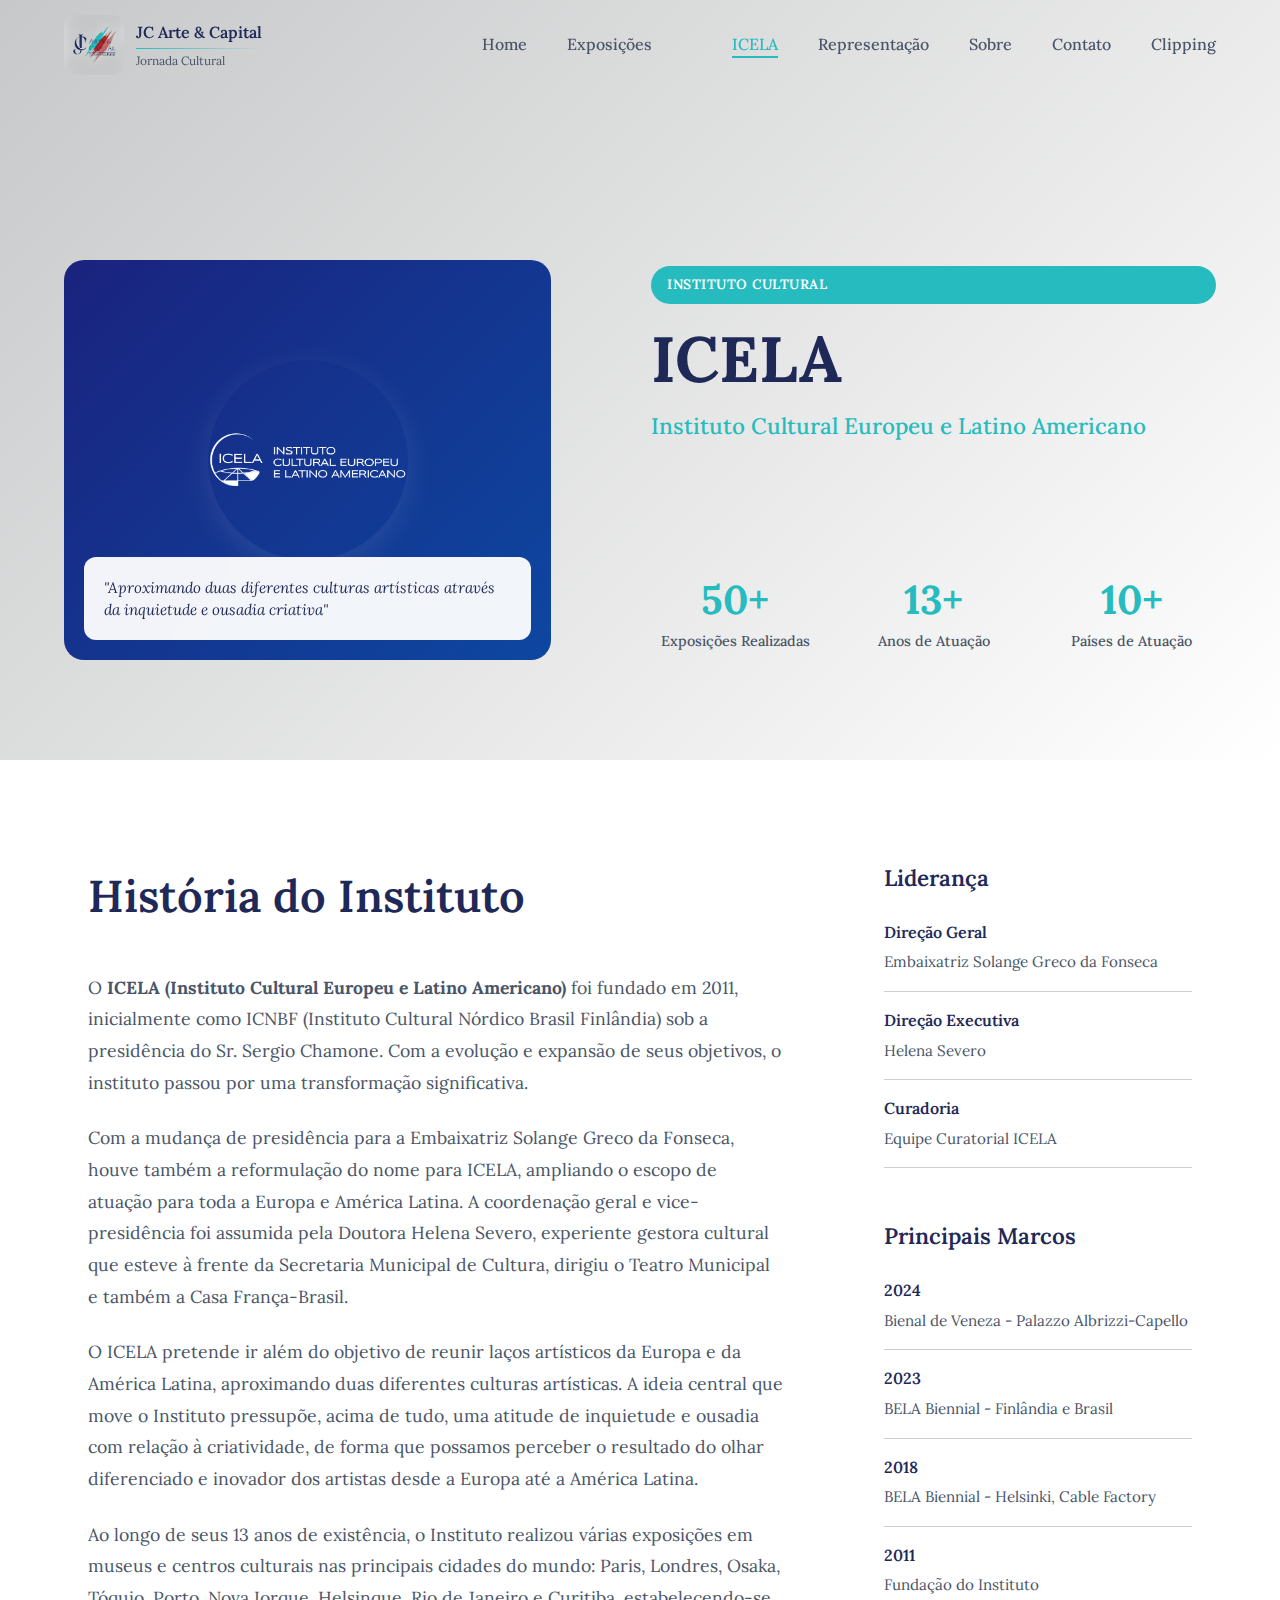
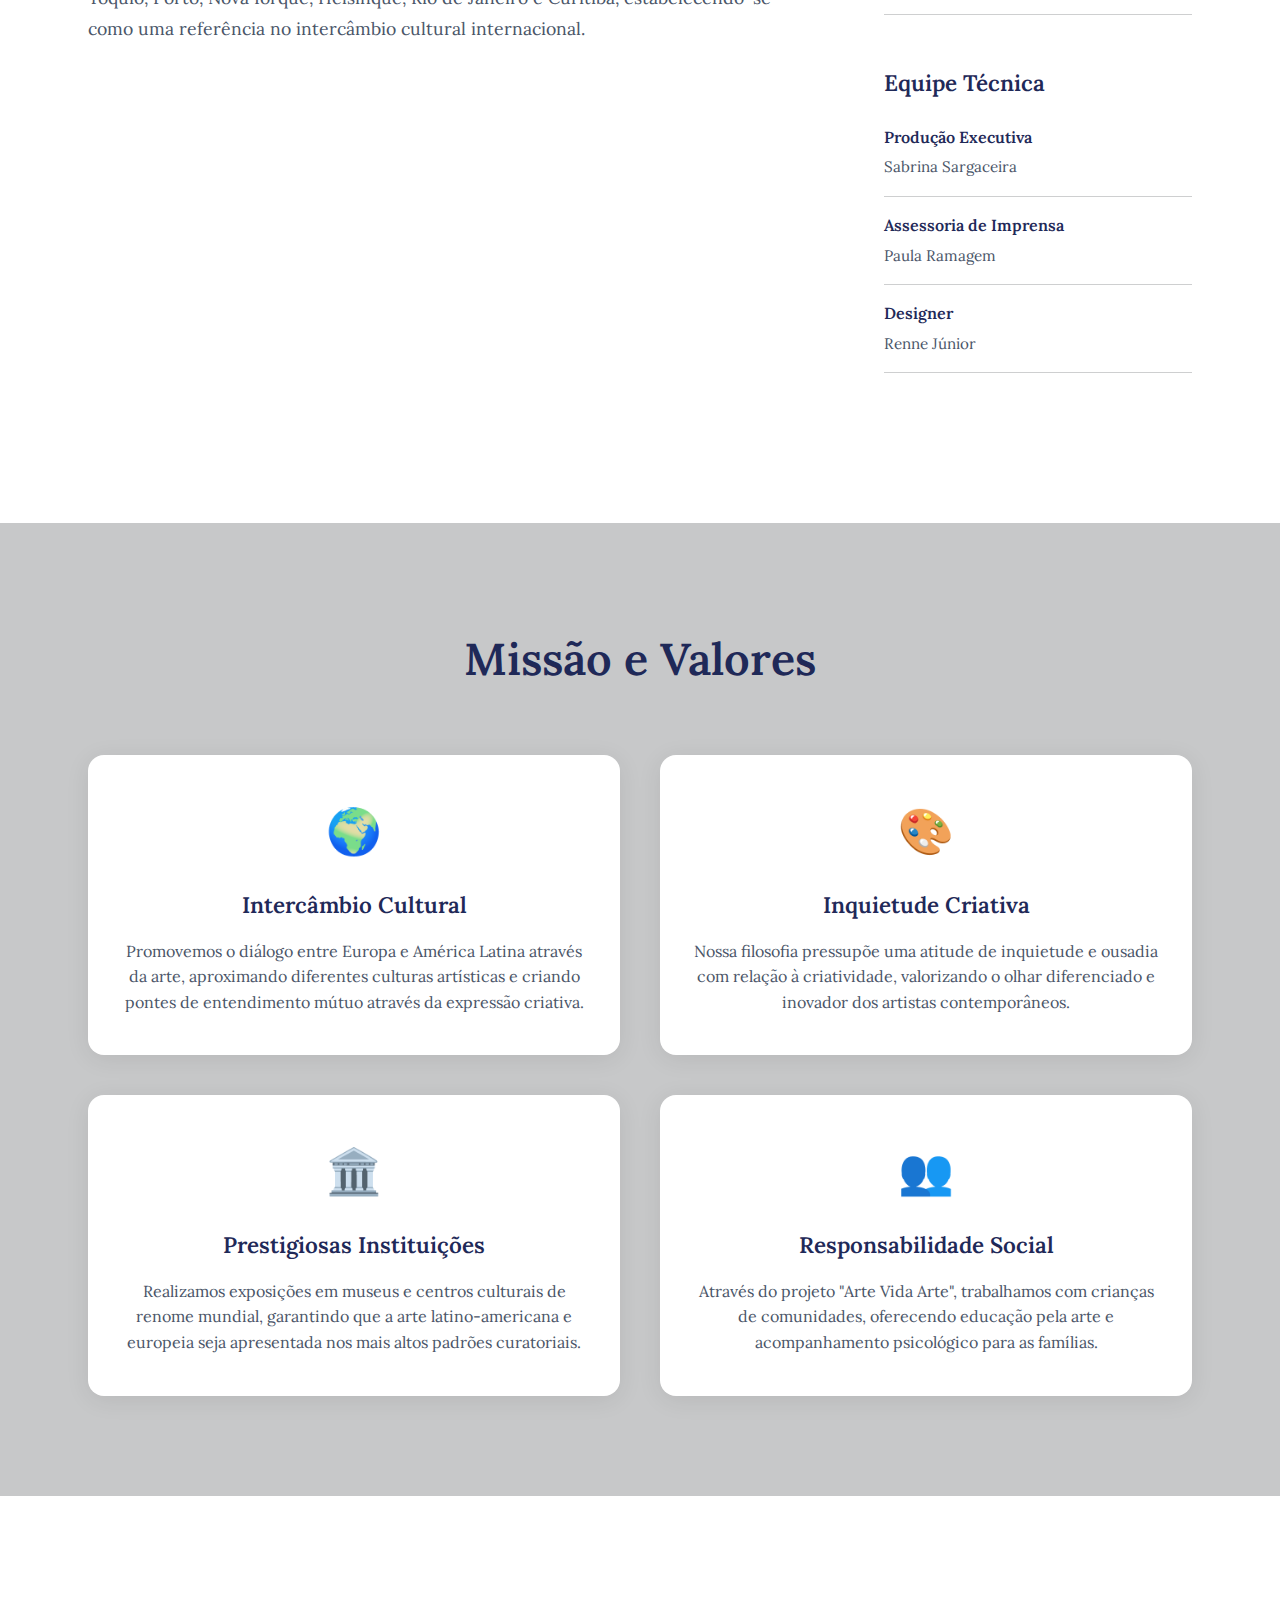
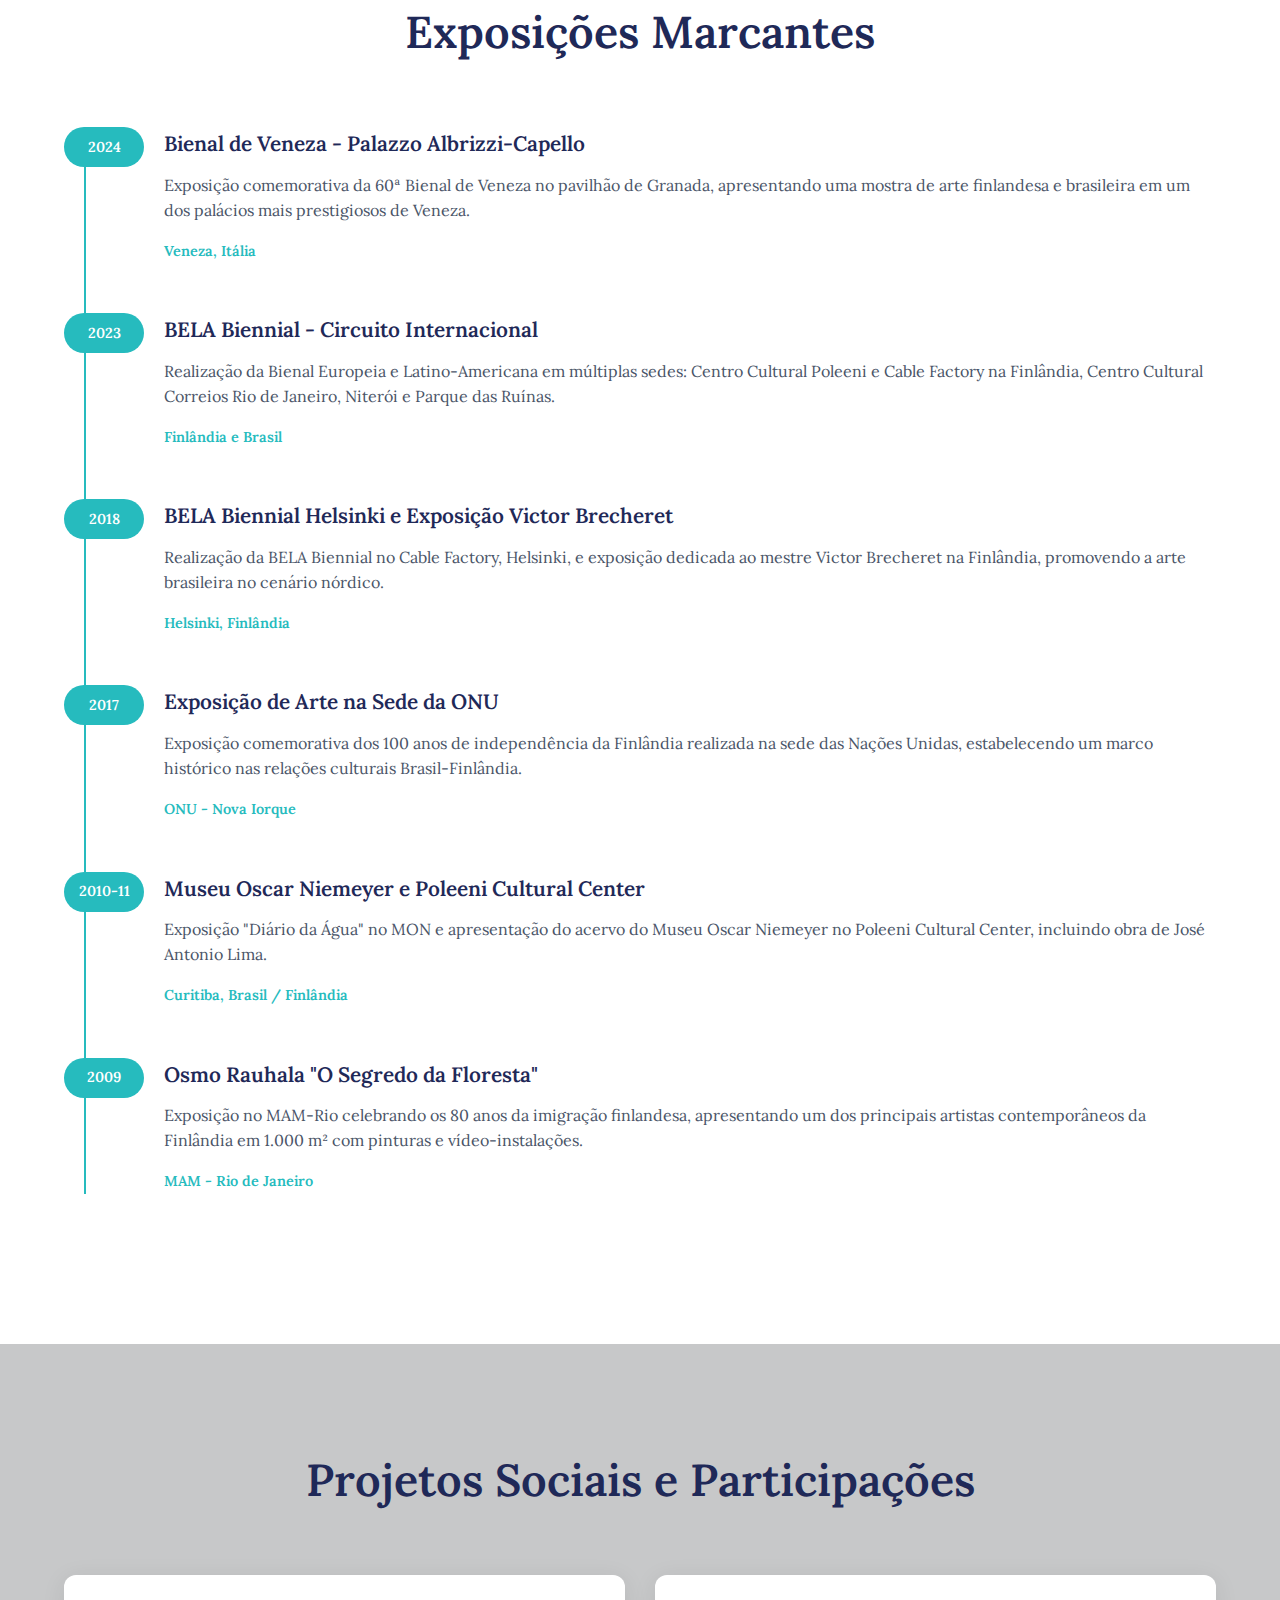
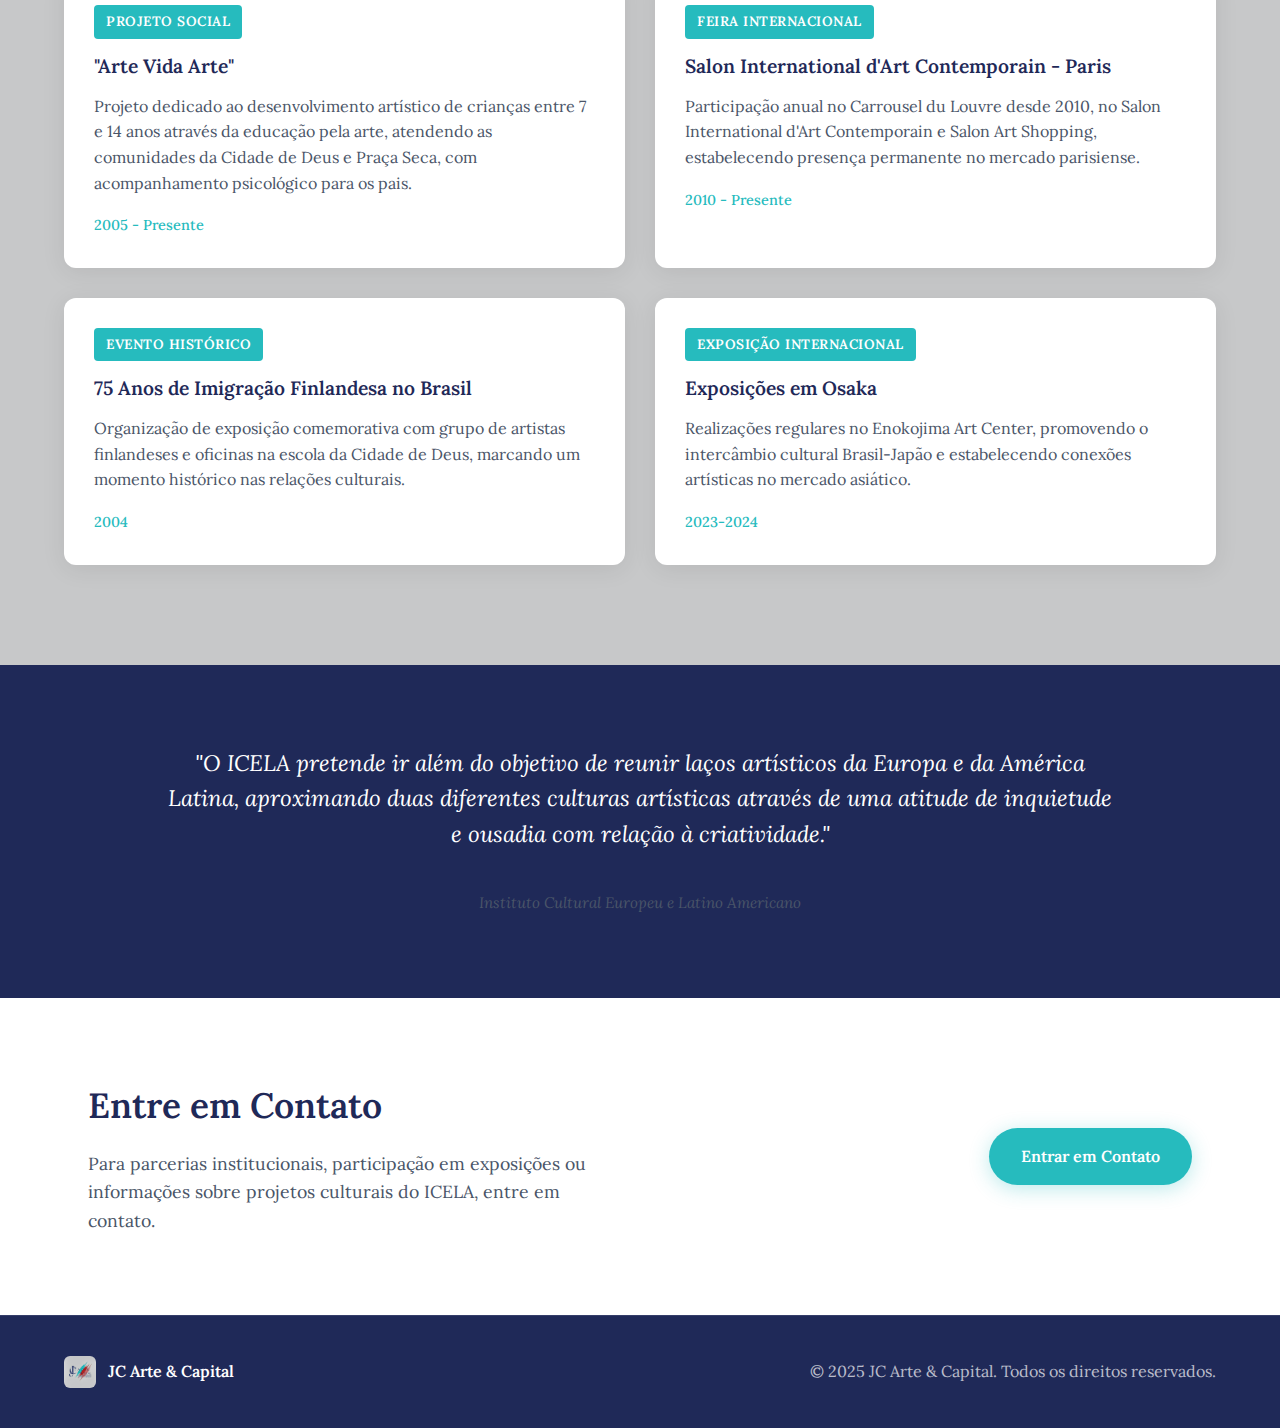
<file: pages/icela.html>
<!DOCTYPE html>
<html lang="pt-BR">
<head>
    <meta charset="UTF-8">
    <meta name="viewport" content="width=device-width, initial-scale=1.0">
    <title>ICELA - Instituto Cultural Europeu e Latino Americano | JC Arte & Capital</title>
    <link rel="stylesheet" href="../styles/main.css">
    <link rel="stylesheet" href="../styles/icela.css">
    <link rel="preconnect" href="https://fonts.googleapis.com">
    <link rel="preconnect" href="https://fonts.gstatic.com" crossorigin>
    <link href="https://fonts.googleapis.com/css2?family=Inter:wght@300;400;500;600;700&display=swap" rel="stylesheet">
</head>
<body>
    <!-- Navigation -->
    <nav class="navbar">
        <div class="nav-container">
            <div class="nav-logo">
                <img src="../images/logos/logo_JC.jpeg" alt="JC Arte & Capital">
                <div class="nav-logo-text">
                    <span class="nav-title">JC Arte & Capital</span>
                    <hr class="nav-divider">
                    <span class="nav-subtitle">Jornada Cultural</span>
                </div>
            </div>
            <ul class="nav-menu">
                <li class="nav-item">
                    <a href="../index.html" class="nav-link">Home</a>
                </li>
                <li class="nav-item dropdown">
                    <a href="#exposicoes" class="nav-link">Exposições</a>
                    <div class="dropdown-menu">
                        <a href="../exhibitions/jockey-clube.html" class="dropdown-item">Jockey Club</a>
                        <!-- <a href="../exhibitions/exposicao-exemplo.html" class="dropdown-item">Exposição Exemplo</a> -->
                    </div>
                </li>
                <li class="nav-item">
                    <!-- <a href="artistas.html" class="nav-link">Artistas</a> -->
                </li>
                <li class="nav-item">
                    <a href="icela.html" class="nav-link active">ICELA</a>
                </li>
                <li class="nav-item">
                    <a href="representacao.html" class="nav-link">Representação</a>
                </li>
                <li class="nav-item">
                    <a href="../index.html#sobre" class="nav-link">Sobre</a>
                </li>
                <li class="nav-item">
                    <a href="contato.html" class="nav-link">Contato</a>
                </li>
                <li class="nav-item"><a href="clipping.html" class="nav-link">Clipping</a></li>
            </ul>
            <div class="hamburger">
                <span></span>
                <span></span>
                <span></span>
            </div>
        </div>
    </nav>

    <!-- ICELA Hero -->
    <section class="curator-hero">
        <div class="container">
            <div class="hero-content">
                <div class="hero-image">
                    <img src="../images/logos/icela_logo.png" alt="ICELA Logo" class="hero-logo">
                    <div class="image-overlay">
                        <div class="floating-quote">
                            "Aproximando duas diferentes culturas artísticas através da inquietude e ousadia criativa"
                        </div>
                    </div>
                </div>
                <div class="hero-text">
                    <span class="hero-category">Instituto Cultural</span>
                    <h1>ICELA</h1>
                    <h2 class="hero-subtitle-main">Instituto Cultural Europeu e Latino Americano</h2>
                    <p class="hero-subtitle">
                        Mais de 13 anos promovendo o intercâmbio cultural entre Europa e América Latina, 
                        com exposições em museus e centros culturais nas principais cidades do mundo.
                    </p>
                    <div class="hero-highlights">
                        <div class="highlight-item">
                            <span class="highlight-number">50+</span>
                            <span class="highlight-label">Exposições Realizadas</span>
                        </div>
                        <div class="highlight-item">
                            <span class="highlight-number">13+</span>
                            <span class="highlight-label">Anos de Atuação</span>
                        </div>
                        <div class="highlight-item">
                            <span class="highlight-number">10+</span>
                            <span class="highlight-label">Países de Atuação</span>
                        </div>
                    </div>
                </div>
            </div>
        </div>
    </section>

    <!-- Biography Section -->
    <section class="biography">
        <div class="container">
            <div class="biography-content">
                <div class="biography-text">
                    <h2>História do Instituto</h2>
                    <div class="bio-paragraphs">
                        <p>
                            O <strong>ICELA (Instituto Cultural Europeu e Latino Americano)</strong> foi fundado em 2011, 
                            inicialmente como ICNBF (Instituto Cultural Nórdico Brasil Finlândia) sob a presidência 
                            do Sr. Sergio Chamone. Com a evolução e expansão de seus objetivos, o instituto passou 
                            por uma transformação significativa.
                        </p>
                        <p>
                            Com a mudança de presidência para a Embaixatriz Solange Greco da Fonseca, houve também 
                            a reformulação do nome para ICELA, ampliando o escopo de atuação para toda a Europa e 
                            América Latina. A coordenação geral e vice-presidência foi assumida pela Doutora Helena Severo, 
                            experiente gestora cultural que esteve à frente da Secretaria Municipal de Cultura, 
                            dirigiu o Teatro Municipal e também a Casa França-Brasil.
                        </p>
                        <p>
                            O ICELA pretende ir além do objetivo de reunir laços artísticos da Europa e da América Latina, 
                            aproximando duas diferentes culturas artísticas. A ideia central que move o Instituto pressupõe, 
                            acima de tudo, uma atitude de inquietude e ousadia com relação à criatividade, de forma que 
                            possamos perceber o resultado do olhar diferenciado e inovador dos artistas desde a Europa 
                            até a América Latina.
                        </p>
                        <p>
                            Ao longo de seus 13 anos de existência, o Instituto realizou várias exposições em museus 
                            e centros culturais nas principais cidades do mundo: Paris, Londres, Osaka, Tóquio, Porto, 
                            Nova Iorque, Helsinque, Rio de Janeiro e Curitiba, estabelecendo-se como uma referência 
                            no intercâmbio cultural internacional.
                        </p>
                    </div>
                </div>
                <div class="biography-sidebar">
                    <div class="credentials">
                        <h3>Liderança</h3>
                        <div class="credential-item">
                            <strong>Direção Geral</strong>
                            <span>Embaixatriz Solange Greco da Fonseca</span>
                        </div>
                        <div class="credential-item">
                            <strong>Direção Executiva</strong>
                            <span>Helena Severo</span>
                        </div>
                        <div class="credential-item">
                            <strong>Curadoria</strong>
                            <span>Equipe Curatorial ICELA</span>
                        </div>
                    </div>
                    
                    <div class="awards">
                        <h3>Principais Marcos</h3>
                        <div class="award-item">
                            <strong>2024</strong>
                            <span>Bienal de Veneza - Palazzo Albrizzi-Capello</span>
                        </div>
                        <div class="award-item">
                            <strong>2023</strong>
                            <span>BELA Biennial - Finlândia e Brasil</span>
                        </div>
                        <div class="award-item">
                            <strong>2018</strong>
                            <span>BELA Biennial - Helsinki, Cable Factory</span>
                        </div>
                        <div class="award-item">
                            <strong>2011</strong>
                            <span>Fundação do Instituto</span>
                        </div>
                    </div>

                    <div class="languages">
                        <h3>Equipe Técnica</h3>
                        <div class="award-item">
                            <strong>Produção Executiva</strong>
                            <span>Sabrina Sargaceira</span>
                        </div>
                        <div class="award-item">
                            <strong>Assessoria de Imprensa</strong>
                            <span>Paula Ramagem</span>
                        </div>
                        <div class="award-item">
                            <strong>Designer</strong>
                            <span>Renne Júnior</span>
                        </div>
                    </div>
                </div>
            </div>
        </div>
    </section>

    <!-- Philosophy Section -->
    <section class="philosophy">
        <div class="container">
            <div class="philosophy-content">
                <h2>Missão e Valores</h2>
                <div class="philosophy-grid">
                    <div class="philosophy-card">
                        <div class="card-icon">🌍</div>
                        <h3>Intercâmbio Cultural</h3>
                        <p>
                            Promovemos o diálogo entre Europa e América Latina através da arte, 
                            aproximando diferentes culturas artísticas e criando pontes de 
                            entendimento mútuo através da expressão criativa.
                        </p>
                    </div>
                    <div class="philosophy-card">
                        <div class="card-icon">🎨</div>
                        <h3>Inquietude Criativa</h3>
                        <p>
                            Nossa filosofia pressupõe uma atitude de inquietude e ousadia com 
                            relação à criatividade, valorizando o olhar diferenciado e 
                            inovador dos artistas contemporâneos.
                        </p>
                    </div>
                    <div class="philosophy-card">
                        <div class="card-icon">🏛️</div>
                        <h3>Prestigiosas Instituições</h3>
                        <p>
                            Realizamos exposições em museus e centros culturais de renome 
                            mundial, garantindo que a arte latino-americana e europeia 
                            seja apresentada nos mais altos padrões curatoriais.
                        </p>
                    </div>
                    <div class="philosophy-card">
                        <div class="card-icon">👥</div>
                        <h3>Responsabilidade Social</h3>
                        <p>
                            Através do projeto "Arte Vida Arte", trabalhamos com crianças 
                            de comunidades, oferecendo educação pela arte e acompanhamento 
                            psicológico para as famílias.
                        </p>
                    </div>
                </div>
            </div>
        </div>
    </section>

    <!-- Notable Exhibitions -->
    <section class="notable-exhibitions">
        <div class="container">
            <h2>Exposições Marcantes</h2>
            <div class="exhibitions-timeline">
                <div class="timeline-item">
                    <div class="timeline-year">2024</div>
                    <div class="timeline-content">
                        <h3>Bienal de Veneza - Palazzo Albrizzi-Capello</h3>
                        <p>Exposição comemorativa da 60ª Bienal de Veneza no pavilhão de Granada, apresentando uma mostra de arte finlandesa e brasileira em um dos palácios mais prestigiosos de Veneza.</p>
                        <span class="timeline-venue">Veneza, Itália</span>
                    </div>
                </div>
                <div class="timeline-item">
                    <div class="timeline-year">2023</div>
                    <div class="timeline-content">
                        <h3>BELA Biennial - Circuito Internacional</h3>
                        <p>Realização da Bienal Europeia e Latino-Americana em múltiplas sedes: Centro Cultural Poleeni e Cable Factory na Finlândia, Centro Cultural Correios Rio de Janeiro, Niterói e Parque das Ruínas.</p>
                        <span class="timeline-venue">Finlândia e Brasil</span>
                    </div>
                </div>
                <div class="timeline-item">
                    <div class="timeline-year">2018</div>
                    <div class="timeline-content">
                        <h3>BELA Biennial Helsinki e Exposição Victor Brecheret</h3>
                        <p>Realização da BELA Biennial no Cable Factory, Helsinki, e exposição dedicada ao mestre Victor Brecheret na Finlândia, promovendo a arte brasileira no cenário nórdico.</p>
                        <span class="timeline-venue">Helsinki, Finlândia</span>
                    </div>
                </div>
                <div class="timeline-item">
                    <div class="timeline-year">2017</div>
                    <div class="timeline-content">
                        <h3>Exposição de Arte na Sede da ONU</h3>
                        <p>Exposição comemorativa dos 100 anos de independência da Finlândia realizada na sede das Nações Unidas, estabelecendo um marco histórico nas relações culturais Brasil-Finlândia.</p>
                        <span class="timeline-venue">ONU - Nova Iorque</span>
                    </div>
                </div>
                <div class="timeline-item">
                    <div class="timeline-year">2010-11</div>
                    <div class="timeline-content">
                        <h3>Museu Oscar Niemeyer e Poleeni Cultural Center</h3>
                        <p>Exposição "Diário da Água" no MON e apresentação do acervo do Museu Oscar Niemeyer no Poleeni Cultural Center, incluindo obra de José Antonio Lima.</p>
                        <span class="timeline-venue">Curitiba, Brasil / Finlândia</span>
                    </div>
                </div>
                <div class="timeline-item">
                    <div class="timeline-year">2009</div>
                    <div class="timeline-content">
                        <h3>Osmo Rauhala "O Segredo da Floresta"</h3>
                        <p>Exposição no MAM-Rio celebrando os 80 anos da imigração finlandesa, apresentando um dos principais artistas contemporâneos da Finlândia em 1.000 m² com pinturas e vídeo-instalações.</p>
                        <span class="timeline-venue">MAM - Rio de Janeiro</span>
                    </div>
                </div>
            </div>
        </div>
    </section>

    <!-- Social Projects -->
    <section class="publications">
        <div class="container">
            <h2>Projetos Sociais e Participações</h2>
            <div class="publications-grid">
                <div class="publication-item">
                    <div class="publication-type">Projeto Social</div>
                    <h3>"Arte Vida Arte"</h3>
                    <p>Projeto dedicado ao desenvolvimento artístico de crianças entre 7 e 14 anos através da educação pela arte, atendendo as comunidades da Cidade de Deus e Praça Seca, com acompanhamento psicológico para os pais.</p>
                    <span class="publication-year">2005 - Presente</span>
                </div>
                <div class="publication-item">
                    <div class="publication-type">Feira Internacional</div>
                    <h3>Salon International d'Art Contemporain - Paris</h3>
                    <p>Participação anual no Carrousel du Louvre desde 2010, no Salon International d'Art Contemporain e Salon Art Shopping, estabelecendo presença permanente no mercado parisiense.</p>
                    <span class="publication-year">2010 - Presente</span>
                </div>
                <div class="publication-item">
                    <div class="publication-type">Evento Histórico</div>
                    <h3>75 Anos de Imigração Finlandesa no Brasil</h3>
                    <p>Organização de exposição comemorativa com grupo de artistas finlandeses e oficinas na escola da Cidade de Deus, marcando um momento histórico nas relações culturais.</p>
                    <span class="publication-year">2004</span>
                </div>
                <div class="publication-item">
                    <div class="publication-type">Exposição Internacional</div>
                    <h3>Exposições em Osaka</h3>
                    <p>Realizações regulares no Enokojima Art Center, promovendo o intercâmbio cultural Brasil-Japão e estabelecendo conexões artísticas no mercado asiático.</p>
                    <span class="publication-year">2023-2024</span>
                </div>
            </div>
        </div>
    </section>

    <!-- Quote Section -->
    <section class="quote-section">
        <div class="container">
            <blockquote class="curator-quote">
                <p>
                    "O ICELA pretende ir além do objetivo de reunir laços artísticos 
                    da Europa e da América Latina, aproximando duas diferentes 
                    culturas artísticas através de uma atitude de inquietude 
                    e ousadia com relação à criatividade."
                </p>
                <cite>Instituto Cultural Europeu e Latino Americano</cite>
            </blockquote>
        </div>
    </section>

    <!-- Contact Institute -->
    <section class="contact-curator">
        <div class="container">
            <div class="contact-content">
                <div class="contact-text">
                    <h2>Entre em Contato</h2>
                    <p>
                        Para parcerias institucionais, participação em exposições ou 
                        informações sobre projetos culturais do ICELA, entre em contato.
                    </p>
                </div>
                <div class="contact-actions">
                    <a href="contato.html" class="btn btn-primary">
                        Entrar em Contato
                    </a>
                </div>
            </div>
        </div>
    </section>

    <!-- Footer -->
    <footer class="footer">
        <div class="container">
            <div class="footer-content">
                <div class="footer-logo">
                    <img src="../images/logos/logo_JC.jpeg" alt="JC Arte & Capital">
                    <span>JC Arte & Capital</span>
                </div>
                <p>&copy; 2025 JC Arte & Capital. Todos os direitos reservados.</p>
            </div>
        </div>
    </footer>

    <script src="../scripts/main.js"></script>
</body>
</html>
</file>
<file: styles/exhibition.css>
/* Exhibition Page Specific Styles */

:root {
    --primary-navy: #1f2958;
    --primary-light: #c7c8c9;
    --accent-cyan: #26bbbe;
    --accent-red: #aa2221;
    --accent-pink: #bc6f71;
    --text-light: #cecfd0;
    --text-dark: #333;
    --background-light: #fafafa;
}

/* Exhibition Hero */
.exhibition-hero {
    min-height: 70vh;
    position: relative;
    display: flex;
    align-items: center;
    padding: 120px 0 80px;
    overflow: hidden;
}

.hero-background {
    position: absolute;
    top: 0;
    left: 0;
    width: 100%;
    height: 100%;
    background: linear-gradient(135deg, var(--accent-cyan) 0%, var(--accent-pink) 100%);
    opacity: 0.1;
}

.hero-background::after {
    content: '';
    position: absolute;
    top: 50%;
    right: -200px;
    width: 500px;
    height: 500px;
    background-image: url('../images/logos/logo_JC.jpeg');
    background-size: cover;
    background-position: center;
    background-repeat: no-repeat;
    transform: translateY(-50%);
    opacity: 0.3;
    z-index: 1;
    border-radius: 40px;
    filter: blur(1px);
}

.background-overlay {
    position: absolute;
    top: 0;
    left: 0;
    width: 100%;
    height: 100%;
    background: linear-gradient(45deg, transparent 30%, var(--accent-cyan) 70%);
    opacity: 0.05;
}

.exhibition-info {
    position: relative;
    z-index: 3;
    max-width: 800px;
}

.exhibition-category {
    display: inline-block;
    background: var(--accent-cyan);
    color: var(--white);
    padding: 8px 16px;
    border-radius: 20px;
    font-size: 0.875rem;
    font-weight: 600;
    margin-bottom: 24px;
    text-transform: uppercase;
    letter-spacing: 1px;
}

.exhibition-title {
    font-size: clamp(3rem, 8vw, 4.5rem);
    font-weight: 700;
    line-height: 1.1;
    margin-bottom: 24px;
    color: var(--text-primary);
}

.exhibition-subtitle {
    font-size: 1.25rem;
    line-height: 1.6;
    color: var(--text-secondary);
    margin-bottom: 40px;
}

.exhibition-details {
    display: grid;
    grid-template-columns: repeat(auto-fit, minmax(200px, 1fr));
    gap: 24px;
}

.detail-item {
    display: flex;
    flex-direction: column;
    gap: 4px;
}

.detail-item strong {
    color: var(--accent-cyan);
    font-weight: 600;
    font-size: 0.875rem;
    text-transform: uppercase;
    letter-spacing: 1px;
}

.detail-item span {
    color: var(--text-primary);
    font-size: 1rem;
}

/* Gallery Section */
.gallery-section {
    padding: 100px 0;
}

.gallery-header {
    display: flex;
    justify-content: space-between;
    align-items: center;
    margin-bottom: 60px;
    flex-wrap: wrap;
    gap: 24px;
}

.gallery-header h2 {
    font-size: 2.5rem;
    font-weight: 700;
    color: var(--text-primary);
}

.gallery-filters {
    display: flex;
    gap: 12px;
    flex-wrap: wrap;
}

.filter-btn {
    padding: 12px 24px;
    border: 2px solid var(--border-light);
    background: transparent;
    color: var(--text-secondary);
    border-radius: 25px;
    font-weight: 500;
    cursor: pointer;
    transition: var(--transition-fast);
}

.filter-btn:hover,
.filter-btn.active {
    border-color: var(--accent-cyan);
    color: var(--accent-cyan);
    background: rgba(38, 187, 190, 0.1);
}

/* Gallery Grid */
.gallery-grid {
    display: grid;
    grid-template-columns: repeat(auto-fit, minmax(350px, 1fr));
    gap: 40px;
}

.artwork-item {
    background: var(--white);
    border-radius: 16px;
    overflow: hidden;
    box-shadow: var(--shadow-soft);
    transition: var(--transition-smooth);
    opacity: 1;
    transform: scale(1);
}

.artwork-item.filtered-out {
    opacity: 0;
    transform: scale(0.8);
    pointer-events: none;
}

.artwork-item:hover {
    transform: translateY(-8px);
    box-shadow: var(--shadow-medium);
}

.artwork-image {
    position: relative;
    height: 300px;
    overflow: hidden;
    display: flex;
    align-items: center;
    justify-content: center;
    background: #f5f5f5;
}

.artwork-image img {
    width: 100%;
    height: 100%;
    object-fit: cover; /* cobre totalmente cortando excesso */
    object-position: center; /* foca centro */
    transition: transform .6s ease; /* animação suave */
}

.artwork-item:hover .artwork-image img { transform: scale(1.05); }

.artwork-overlay {
    position: absolute;
    top: 0;
    left: 0;
    width: 100%;
    height: 100%;
    background: rgba(0, 0, 0, 0.7);
    display: flex;
    align-items: center;
    justify-content: center;
    opacity: 0;
    transition: var(--transition-fast);
}

.artwork-item:hover .artwork-overlay {
    opacity: 1;
}

.artwork-item:hover .image-placeholder {
    transform: scale(1.1);
}

.view-btn {
    background: var(--accent-cyan);
    color: var(--white);
    border: none;
    padding: 12px 24px;
    border-radius: 25px;
    font-weight: 600;
    cursor: pointer;
    transition: var(--transition-fast);
    transform: translateY(10px);
}

.artwork-item:hover .view-btn {
    transform: translateY(0);
}

.view-btn:hover {
    background: var(--accent-red);
    transform: translateY(-2px);
}

.artwork-info {
    padding: 24px;
}

.artwork-info h3 {
    font-size: 1.25rem;
    font-weight: 600;
    color: var(--text-primary);
    margin-bottom: 8px;
}

.artist-name {
    color: var(--accent-cyan);
    font-weight: 600;
    margin-bottom: 4px;
}

.artwork-year,
.artwork-medium,
.artwork-dimensions {
    color: var(--text-secondary);
    font-size: 0.875rem;
    margin-bottom: 2px;
}

/* Exhibition Description */
.exhibition-description {
    background: var(--primary-light);
    padding: 100px 0;
}

.description-content {
    display: grid;
    grid-template-columns: 2fr 1fr;
    gap: 80px;
    align-items: start;
}

.description-text h2 {
    font-size: 2.5rem;
    font-weight: 700;
    margin-bottom: 32px;
    color: var(--text-primary);
}

.description-text p {
    font-size: 1.125rem;
    line-height: 1.8;
    color: var(--text-secondary);
    margin-bottom: 24px;
}

.description-stats {
    display: flex;
    flex-direction: column;
    gap: 32px;
    padding: 40px;
    background: var(--white);
    border-radius: 16px;
    box-shadow: var(--shadow-soft);
}

.stat-item {
    text-align: center;
}

.stat-number {
    display: block;
    font-size: 3rem;
    font-weight: 700;
    color: var(--accent-cyan);
    line-height: 1;
}

.stat-label {
    font-size: 1rem;
    color: var(--text-secondary);
    text-transform: uppercase;
    letter-spacing: 1px;
    font-weight: 500;
}

/* Other Exhibitions */
.other-exhibitions {
    padding: 100px 0;
}

.other-exhibitions h2 {
    font-size: 2.5rem;
    font-weight: 700;
    text-align: center;
    margin-bottom: 60px;
    color: var(--text-primary);
}

.other-exhibitions-grid {
    display: grid;
    grid-template-columns: repeat(auto-fit, minmax(400px, 1fr));
    gap: 40px;
}

.other-exhibition-card {
    display: block;
    background: var(--white);
    border-radius: 16px;
    overflow: hidden;
    box-shadow: var(--shadow-soft);
    transition: var(--transition-smooth);
    text-decoration: none;
    color: inherit;
}

.other-exhibition-card:hover {
    transform: translateY(-8px);
    box-shadow: var(--shadow-medium);
}

.other-exhibition-card .card-image {
    height: 200px;
    overflow: hidden;
}

.other-exhibition-card .image-placeholder {
    width: 100%;
    height: 100%;
    background: linear-gradient(135deg, var(--accent-cyan), var(--accent-pink));
    transition: var(--transition-smooth);
}

.other-exhibition-card:hover .image-placeholder {
    transform: scale(1.1);
}

.other-exhibition-card .card-content {
    padding: 24px;
}

.other-exhibition-card h3 {
    font-size: 1.5rem;
    font-weight: 600;
    color: var(--text-primary);
    margin-bottom: 8px;
}

.other-exhibition-card p {
    color: var(--text-secondary);
    line-height: 1.6;
}

/* Artwork Detail Modal */
.artwork-modal {
    position: fixed;
    top: 0;
    left: 0;
    width: 100%;
    height: 100%;
    z-index: 3000;
    opacity: 0;
    visibility: hidden;
    transition: all 0.4s cubic-bezier(0.4, 0, 0.2, 1);
}

.artwork-modal.active {
    opacity: 1;
    visibility: visible;
}

.artwork-modal-overlay {
    position: absolute;
    top: 0;
    left: 0;
    width: 100%;
    height: 100%;
    background: rgba(0, 0, 0, 0.9);
    backdrop-filter: blur(10px);
}

.artwork-modal-content {
    position: absolute;
    top: 50%;
    left: 50%;
    transform: translate(-50%, -50%) scale(0.9);
    background: var(--white);
    border-radius: 24px;
    padding: 0;
    max-width: 1200px;
    max-height: 90vh;
    overflow: hidden;
    transition: transform 0.4s cubic-bezier(0.4, 0, 0.2, 1);
    width: 90vw;
    display: grid;
    grid-template-columns: 1fr 1fr;
}

.artwork-modal.active .artwork-modal-content {
    transform: translate(-50%, -50%) scale(1);
}

.artwork-modal-image {
    height: 70vh;
    min-height: 500px;
    background: linear-gradient(135deg, var(--accent-cyan), var(--accent-pink));
}

.artwork-modal-info {
    padding: 40px;
    display: flex;
    flex-direction: column;
    justify-content: center;
    overflow-y: auto;
}

.modal-close {
    position: absolute;
    top: 20px;
    right: 20px;
    background: rgba(255, 255, 255, 0.9);
    border: none;
    width: 40px;
    height: 40px;
    border-radius: 50%;
    font-size: 1.5rem;
    cursor: pointer;
    color: var(--text-primary);
    transition: var(--transition-fast);
    z-index: 1;
}

.modal-close:hover {
    background: var(--accent-cyan);
    color: var(--white);
}

.artwork-modal-info h2 {
    font-size: 2rem;
    font-weight: 700;
    margin-bottom: 8px;
    color: var(--text-primary);
}

.artwork-modal-info .artist {
    color: var(--accent-cyan);
    font-size: 1.25rem;
    font-weight: 600;
    margin-bottom: 24px;
}

.artwork-modal-info .details {
    display: flex;
    flex-direction: column;
    gap: 12px;
    margin-bottom: 32px;
}

.artwork-modal-info .detail {
    display: flex;
    justify-content: space-between;
    padding-bottom: 8px;
    border-bottom: 1px solid var(--border-light);
}

.artwork-modal-info .detail strong {
    color: var(--text-primary);
    font-weight: 600;
}

.artwork-modal-info .detail span {
    color: var(--text-secondary);
}

.artwork-modal-info .description {
    font-size: 1rem;
    line-height: 1.6;
    color: var(--text-secondary);
}

/* Responsive Design for Exhibitions */
@media (max-width: 768px) {
    .exhibition-hero {
        min-height: 60vh;
        padding: 100px 0 60px;
    }
    
    .exhibition-title {
        font-size: 2.5rem;
    }
    
    .gallery-header {
        flex-direction: column;
        align-items: stretch;
        text-align: center;
    }
    
    .gallery-filters {
        justify-content: center;
    }
    
    .gallery-grid {
        grid-template-columns: 1fr;
        gap: 24px;
    }
    
    .description-content {
        grid-template-columns: 1fr;
        gap: 40px;
    }
    
    .description-stats {
        flex-direction: row;
        justify-content: space-around;
    }
    
    .other-exhibitions-grid {
        grid-template-columns: 1fr;
    }
    
    .artwork-modal-content {
        grid-template-columns: 1fr;
        max-height: 95vh;
    }
    
    .artwork-modal-image {
        height: 40vh;
        min-height: 300px;
    }
    
    .artwork-modal-info {
        padding: 24px;
    }
}

@media (max-width: 480px) {
    .exhibition-details {
        grid-template-columns: 1fr;
    }
    
    .gallery-grid {
        grid-template-columns: 1fr;
    }
    
    .filter-btn {
        padding: 8px 16px;
        font-size: 0.875rem;
    }
    
    .description-stats {
        padding: 24px;
        gap: 16px;
    }
    
    .stat-number {
        font-size: 2rem;
    }
}

@media (max-width: 900px) {
  .gallery-grid { grid-template-columns: repeat(auto-fit, minmax(240px,1fr)); }
  .artwork-image { height: 230px; }
}
@media (max-width: 600px) {
  .artwork-image { height: 190px; }
}
</file>
<file: styles/individual-artist.css>
/* Individual Artist Page Styles */
/* Override de fonte: Lora */
body.individual-artist-page {
    font-family: 'Lora', 'Times New Roman', Times, serif;
}

:root {
    --primary-navy: #1f2958;
    --primary-light: #c7c8c9;
    --accent-cyan: #26bbbe;
    --accent-red: #aa2221;
    --accent-pink: #bc6f71;
    --text-light: #cecfd0;
    --text-dark: #333;
    --background-light: #fafafa;
}

/* Artist Hero Section */
.artist-hero {
    background: linear-gradient(135deg, var(--primary-navy) 0%, var(--accent-cyan) 50%, var(--accent-pink) 100%);
    color: var(--white);
    padding: 140px 0 100px;
    position: relative;
    overflow: hidden;
}

.artist-hero::before {
    content: '';
    position: absolute;
    top: 50%;
    right: -150px;
    width: 500px;
    height: 500px;
    background-image: url('../images/logos/logo_JC.jpeg');
    background-size: cover;
    background-position: center;
    background-repeat: no-repeat;
    transform: translateY(-50%);
    opacity: 0.05;
    z-index: 1;
    border-radius: 50px;
    filter: blur(2px);
}

.artist-hero-content {
    position: relative;
    z-index: 2;
}

.artist-main-info {
    display: grid;
    grid-template-columns: auto 1fr;
    gap: 60px;
    align-items: center;
    max-width: 1000px;
    margin: 0 auto;
}

.artist-portrait {
    width: 200px;
    height: 200px;
    border-radius: 50%;
    overflow: hidden;
    background: rgba(255, 255, 255, 0.1);
    backdrop-filter: blur(10px);
    border: 4px solid rgba(255, 255, 255, 0.2);
    display: flex;
    align-items: center;
    justify-content: center;
    box-shadow: 0 20px 40px rgba(0, 0, 0, 0.2);
}

.portrait-placeholder {
    font-size: 4rem;
    font-weight: 700;
    color: var(--white);
    text-shadow: 2px 2px 4px rgba(0, 0, 0, 0.3);
}

.artist-details h1 {
    font-size: clamp(2.5rem, 5vw, 4rem);
    font-weight: 700;
    margin-bottom: 16px;
    line-height: 1.1;
}

.artist-category {
    font-size: 1.5rem;
    color: var(--accent-cyan);
    font-weight: 500;
    margin-bottom: 8px;
    text-transform: uppercase;
    letter-spacing: 1px;
}

.artist-location {
    font-size: 1.1rem;
    opacity: 0.9;
    margin-bottom: 40px;
}

.artist-stats-grid {
    display: grid;
    grid-template-columns: repeat(3, 1fr);
    gap: 30px;
}

.stat-item {
    text-align: left;
}

.stat-number {
    display: block;
    font-size: 2.5rem;
    font-weight: 700;
    color: var(--white);
    line-height: 1;
    margin-bottom: 8px;
}

.stat-label {
    font-size: 0.9rem;
    opacity: 0.8;
    text-transform: uppercase;
    letter-spacing: 0.5px;
}

/* Biography Section */
.artist-biography {
    padding: 120px 0;
    background: var(--white);
}

.biography-content {
    display: grid;
    grid-template-columns: 2fr 1fr;
    gap: 80px;
    max-width: 1200px;
    margin: 0 auto;
}

.biography-text h2 {
    font-size: 2.5rem;
    font-weight: 600;
    color: var(--text-primary);
    margin-bottom: 40px;
    position: relative;
}

.biography-text h2::after {
    content: '';
    position: absolute;
    bottom: -12px;
    left: 0;
    width: 80px;
    height: 4px;
    background: linear-gradient(90deg, var(--accent-cyan), var(--accent-pink));
    border-radius: 2px;
}

.biography-text p {
    font-size: 1.1rem;
    line-height: 1.8;
    color: var(--text-secondary);
    margin-bottom: 24px;
}

.biography-highlights h3 {
    font-size: 1.5rem;
    font-weight: 600;
    color: var(--text-primary);
    margin-bottom: 30px;
}

.highlights-list {
    list-style: none;
}

.highlights-list li {
    display: flex;
    flex-direction: column;
    padding: 20px 0;
    border-bottom: 1px solid var(--border-light);
}

.highlights-list li:last-child {
    border-bottom: none;
}

.year {
    font-size: 1.1rem;
    font-weight: 700;
    color: var(--accent-cyan);
    margin-bottom: 8px;
}

.achievement {
    font-size: 1rem;
    color: var(--text-secondary);
    line-height: 1.5;
}

/* Gallery Section */
.artist-gallery {
    padding: 120px 0;
    background: var(--background-light);
}

.section-title {
    font-size: 2.5rem;
    font-weight: 600;
    color: var(--text-primary);
    text-align: center;
    margin-bottom: 80px;
    position: relative;
}

.section-title::after {
    content: '';
    position: absolute;
    bottom: -12px;
    left: 50%;
    transform: translateX(-50%);
    width: 80px;
    height: 4px;
    background: linear-gradient(90deg, var(--accent-cyan), var(--accent-pink));
    border-radius: 2px;
}

.gallery-grid {
    display: grid;
    grid-template-columns: repeat(auto-fit, minmax(350px, 1fr));
    gap: 40px;
    max-width: 1200px;
    margin: 0 auto;
}

.artwork-item {
    background: var(--white);
    border-radius: 20px;
    overflow: hidden;
    box-shadow: var(--shadow-soft);
    transition: var(--transition-smooth);
    cursor: pointer;
}

.artwork-item:hover {
    transform: translateY(-8px);
    box-shadow: var(--shadow-medium);
}

.artwork-image {
    height: 250px;
    background: linear-gradient(135deg, var(--primary-light), var(--text-light));
    display: flex;
    align-items: center;
    justify-content: center;
    position: relative;
    overflow: hidden;
}

.placeholder-artwork {
    font-size: 1.2rem;
    font-weight: 600;
    color: var(--white);
    background: var(--accent-cyan);
    padding: 20px 30px;
    border-radius: 10px;
    box-shadow: var(--shadow-soft);
}

.artwork-info {
    padding: 30px 25px;
}

.artwork-info h3 {
    font-size: 1.3rem;
    font-weight: 600;
    color: var(--text-primary);
    margin-bottom: 12px;
}

.artwork-info p {
    color: var(--text-secondary);
    margin-bottom: 8px;
    font-size: 0.95rem;
}

.artwork-year {
    color: var(--accent-cyan) !important;
    font-weight: 500;
}

.artwork-price {
    color: var(--accent-red) !important;
    font-weight: 700;
    font-size: 1.1rem !important;
    margin-top: 15px !important;
}

/* Contact Artist Section */
.contact-artist {
    padding: 120px 0;
    background: var(--white);
}

.contact-content {
    display: grid;
    grid-template-columns: 1fr 1fr;
    gap: 80px;
    max-width: 1200px;
    margin: 0 auto;
}

.contact-info h2 {
    font-size: 2.5rem;
    font-weight: 600;
    color: var(--text-primary);
    margin-bottom: 24px;
}

.contact-info p {
    font-size: 1.1rem;
    color: var(--text-secondary);
    line-height: 1.6;
    margin-bottom: 40px;
}

.contact-methods {
    display: grid;
    gap: 24px;
}

.contact-method h4 {
    font-size: 1.1rem;
    font-weight: 600;
    color: var(--text-primary);
    margin-bottom: 8px;
}

.contact-method p {
    color: var(--accent-cyan);
    font-weight: 500;
    margin: 0;
}

.contact-form-container {
    background: var(--background-light);
    padding: 40px;
    border-radius: 20px;
    box-shadow: var(--shadow-soft);
}

.contact-form h3 {
    font-size: 1.5rem;
    font-weight: 600;
    color: var(--text-primary);
    margin-bottom: 30px;
    text-align: center;
}

.form-group {
    margin-bottom: 24px;
}

.form-group input,
.form-group select,
.form-group textarea {
    width: 100%;
    padding: 16px 20px;
    border: 2px solid var(--border-light);
    border-radius: 12px;
    font-size: 1rem;
    transition: var(--transition-fast);
    background: var(--white);
    font-family: inherit;
}

.form-group input:focus,
.form-group select:focus,
.form-group textarea:focus {
    outline: none;
    border-color: var(--accent-cyan);
    box-shadow: 0 0 0 3px rgba(38, 187, 190, 0.1);
}

.form-group textarea {
    resize: vertical;
    min-height: 120px;
}

.submit-btn {
    width: 100%;
    padding: 16px 32px;
    background: linear-gradient(135deg, var(--accent-cyan), var(--accent-pink));
    color: var(--white);
    border: none;
    border-radius: 12px;
    font-size: 1.1rem;
    font-weight: 600;
    cursor: pointer;
    transition: var(--transition-fast);
    text-transform: uppercase;
    letter-spacing: 0.5px;
}

.submit-btn:hover {
    transform: translateY(-2px);
    box-shadow: var(--shadow-medium);
}

/* Responsive Design */
@media (max-width: 1024px) {
    .artist-main-info {
        grid-template-columns: 1fr;
        text-align: center;
        gap: 40px;
    }
    
    .biography-content {
        grid-template-columns: 1fr;
        gap: 60px;
    }
    
    .contact-content {
        grid-template-columns: 1fr;
        gap: 60px;
    }
    
    .artist-stats-grid {
        justify-items: center;
    }
}

@media (max-width: 768px) {
    .artist-hero {
        padding: 120px 0 80px;
    }
    
    .artist-portrait {
        width: 150px;
        height: 150px;
    }
    
    .portrait-placeholder {
        font-size: 3rem;
    }
    
    .artist-stats-grid {
        grid-template-columns: repeat(3, 1fr);
        gap: 20px;
    }
    
    .stat-number {
        font-size: 2rem;
    }
    
    .gallery-grid {
        grid-template-columns: 1fr;
        gap: 30px;
    }
    
    .biography-text h2,
    .section-title,
    .contact-info h2 {
        font-size: 2rem;
    }
    
    .contact-form-container {
        padding: 30px 25px;
    }
}

@media (max-width: 480px) {
    .artist-hero::before {
        width: 300px;
        height: 300px;
        right: -50px;
    }
    
    .artist-portrait {
        width: 120px;
        height: 120px;
    }
    
    .portrait-placeholder {
        font-size: 2.5rem;
    }
    
    .artist-stats-grid {
        grid-template-columns: 1fr;
        gap: 20px;
        text-align: center;
    }
    
    .artwork-info {
        padding: 25px 20px;
    }
    
    .contact-form-container {
        padding: 25px 20px;
    }
}
</file>
<file: styles/artists.css>
/* Artists Page Specific Styles */

:root {
    --primary-navy: #1f2958;
    --primary-light: #c7c8c9;
    --accent-cyan: #26bbbe;
    --accent-red: #aa2221;
    --accent-pink: #bc6f71;
    --text-light: #cecfd0;
    --text-dark: #333;
    --background-light: #fafafa;
}

/* Hero Section */
.hero {
    background: linear-gradient(135deg, var(--primary-navy) 0%, var(--accent-cyan) 100%);
    color: var(--white);
    padding: 160px 0 120px;
    position: relative;
    overflow: hidden;
}

.hero::before {
    content: '';
    position: absolute;
    top: 50%;
    right: -200px;
    width: 600px;
    height: 600px;
    background-image: url('../images/logos/logo_JC.jpeg');
    background-size: cover;
    background-position: center;
    background-repeat: no-repeat;
    transform: translateY(-50%);
    opacity: 0.06;
    z-index: 1;
    border-radius: 50px;
    filter: blur(1px);
}

.hero-content {
    position: relative;
    z-index: 2;
    text-align: center;
    max-width: 800px;
    margin: 0 auto;
}

.hero-title {
    font-size: clamp(3rem, 8vw, 4.5rem);
    font-weight: 700;
    margin-bottom: 24px;
    line-height: 1.1;
}

.hero-subtitle {
    font-size: 1.25rem;
    opacity: 0.9;
    line-height: 1.6;
    max-width: 600px;
    margin: 0 auto;
}

/* Category Filters */
.artists-categories {
    padding: 80px 0;
    background: var(--white);
}

.category-filters {
    display: flex;
    justify-content: center;
    gap: 16px;
    margin-bottom: 60px;
    flex-wrap: wrap;
}

.filter-btn {
    padding: 12px 32px;
    border: 2px solid var(--border-light);
    background: var(--white);
    color: var(--text-primary);
    border-radius: 50px;
    font-weight: 500;
    cursor: pointer;
    transition: var(--transition-fast);
    font-size: 1rem;
}

.filter-btn:hover,
.filter-btn.active {
    border-color: var(--accent-cyan);
    background: var(--accent-cyan);
    color: var(--white);
    transform: translateY(-2px);
    box-shadow: var(--shadow-soft);
}

/* Category Sections */
.category-section {
    margin-bottom: 80px;
    opacity: 1;
    transition: var(--transition-smooth);
}

.category-section.hidden {
    display: none;
}

.category-title {
    font-size: 2.5rem;
    font-weight: 600;
    color: var(--text-primary);
    margin-bottom: 40px;
    text-align: center;
    position: relative;
}

.category-title::after {
    content: '';
    position: absolute;
    bottom: -10px;
    left: 50%;
    transform: translateX(-50%);
    width: 80px;
    height: 4px;
    background: linear-gradient(90deg, var(--accent-cyan), var(--accent-pink));
    border-radius: 2px;
}

/* Artists Grid */
.artists-grid {
    display: grid;
    grid-template-columns: repeat(auto-fit, minmax(350px, 1fr));
    gap: 40px;
    max-width: 1200px;
    margin: 0 auto;
}

.artist-card {
    background: var(--white);
    border-radius: 20px;
    overflow: hidden;
    box-shadow: var(--shadow-soft);
    transition: var(--transition-smooth);
    cursor: pointer;
    position: relative;
}

.artist-card:hover {
    transform: translateY(-8px);
    box-shadow: var(--shadow-medium);
}

.artist-card::before {
    content: '';
    position: absolute;
    top: 0;
    left: 0;
    right: 0;
    height: 4px;
    background: linear-gradient(90deg, var(--accent-cyan), var(--accent-pink));
    opacity: 0;
    transition: var(--transition-fast);
}

.artist-card:hover::before {
    opacity: 1;
}

.artist-image {
    height: 250px;
    background: linear-gradient(135deg, var(--primary-light), var(--text-light));
    display: flex;
    align-items: center;
    justify-content: center;
    position: relative;
    overflow: hidden;
}

.placeholder-image {
    width: 100px;
    height: 100px;
    background: var(--accent-cyan);
    border-radius: 50%;
    display: flex;
    align-items: center;
    justify-content: center;
    color: var(--white);
    font-size: 2rem;
    font-weight: 700;
    box-shadow: var(--shadow-medium);
}

.artist-info {
    padding: 32px 28px;
}

.artist-info h3 {
    font-size: 1.5rem;
    font-weight: 600;
    color: var(--text-primary);
    margin-bottom: 8px;
}

.artist-style {
    color: var(--accent-cyan);
    font-weight: 500;
    font-size: 0.95rem;
    margin-bottom: 16px;
    text-transform: uppercase;
    letter-spacing: 0.5px;
}

.artist-description {
    color: var(--text-secondary);
    line-height: 1.6;
    margin-bottom: 20px;
    font-size: 0.95rem;
}

.artist-stats {
    display: flex;
    align-items: center;
    gap: 8px;
    color: var(--text-light);
    font-size: 0.85rem;
}

.artist-stats span:nth-child(2) {
    color: var(--accent-cyan);
    font-weight: 600;
}

/* Animations */
.artist-card {
    opacity: 0;
    transform: translateY(30px);
    animation: fadeInUp 0.6s ease forwards;
}

.artist-card:nth-child(1) { animation-delay: 0.1s; }
.artist-card:nth-child(2) { animation-delay: 0.2s; }
.artist-card:nth-child(3) { animation-delay: 0.3s; }
.artist-card:nth-child(4) { animation-delay: 0.4s; }

@keyframes fadeInUp {
    to {
        opacity: 1;
        transform: translateY(0);
    }
}

/* Responsive Design */
@media (max-width: 768px) {
    .hero {
        padding: 140px 0 80px;
    }
    
    .hero-title {
        font-size: 2.5rem;
    }
    
    .hero-subtitle {
        font-size: 1.1rem;
    }
    
    .artists-grid {
        grid-template-columns: 1fr;
        gap: 24px;
    }
    
    .category-filters {
        gap: 12px;
    }
    
    .filter-btn {
        padding: 10px 24px;
        font-size: 0.9rem;
    }
    
    .category-title {
        font-size: 2rem;
    }
    
    .hero::before {
        width: 400px;
        height: 400px;
        right: -100px;
    }
}

@media (max-width: 480px) {
    .artists-grid {
        grid-template-columns: 1fr;
    }
    
    .artist-info {
        padding: 24px 20px;
    }
    
    .category-filters {
        justify-content: center;
    }
    
    .filter-btn {
        min-width: 100px;
    }
}
</file>
<file: styles/contact.css>
/* Contact Page Specific Styles */
/* Fonte global override para garantir Lora nesta página mesmo se main.css não carregar primeiro */
body.contact-page { font-family: 'Lora', 'Times New Roman', Times, serif; }

:root {
    --primary-navy: #1f2958;
    --primary-light: #c7c8c9;
    --accent-cyan: #26bbbe;
    --accent-red: #aa2221;
    --accent-pink: #bc6f71;
    --text-light: #cecfd0;
    --text-dark: #333;
    --background-light: #fafafa;
}

/* Contact Hero */
.contact-hero {
    padding: 140px 0 80px;
    background: linear-gradient(135deg, var(--primary-light) 0%, var(--white) 100%);
    text-align: center;
    position: relative;
    overflow: hidden;
}

.contact-hero::before {
    content: '';
    position: absolute;
    top: 50%;
    left: 50%;
    width: 500px;
    height: 500px;
    background-image: url('../images/logos/logo_JC.jpeg');
    background-size: cover;
    background-position: center;
    background-repeat: no-repeat;
    transform: translate(-50%, -50%);
    opacity: 0.06;
    z-index: 1;
    border-radius: 40px;
    filter: blur(1px);
}

.contact-hero .hero-content {
    display: block !important;
    text-align: center !important;
    max-width: 800px !important;
    margin: 0 auto !important;
    padding: 0 !important;
    position: relative !important;
    z-index: 2 !important;
    grid-template-columns: none !important;
    gap: 0 !important;
    align-items: initial !important;
    width: 100% !important;
    padding-top: 0 !important;
}

.contact-hero .container {
    display: flex !important;
    justify-content: center !important;
    align-items: center !important;
    min-height: 300px !important;
}

.contact-hero h1 {
    font-size: clamp(2.5rem, 6vw, 4rem);
    font-weight: 700;
    color: var(--text-primary);
    margin-bottom: 24px;
    position: relative;
    z-index: 2;
}

.contact-hero p {
    font-size: 1.25rem;
    color: var(--text-secondary);
    max-width: 600px;
    margin: 0 auto;
    position: relative;
    z-index: 2;
}

/* Contact Content */
.contact-content {
    display: block; /* neutraliza grid herdado de main.css */
    padding: 120px 0 140px;
    background: linear-gradient(135deg, var(--primary-light) 0%, var(--white) 100%);
    min-height: 100vh;
}

.contact-page .contact-content > .container {
    max-width: 1400px;
    padding: 0 64px;
    margin: 0 auto;
}

.contact-grid {
    display: grid;
    grid-template-columns: 1fr 1fr;
    gap: 60px;
    align-items: start;
    max-width: 1200px;
    margin: 0 auto;
    padding: 0 24px;
}

.contact-page .contact-grid {
    grid-template-columns: minmax(0, 560px) minmax(0, 560px);
    justify-content: center;
    justify-items: stretch;
    column-gap: 80px;
    row-gap: 80px;
}

/* Contact Form Section */
.contact-form-section {
    background: var(--white);
    border-radius: 20px;
    padding: 40px;
    box-shadow: var(--shadow-soft);
    border: 1px solid var(--border-light);
}

.contact-page .contact-form-section,
.contact-page .contact-info-section {
    position: relative;
}

.contact-form-section h2 {
    font-size: 2rem;
    font-weight: 700;
    color: var(--text-primary);
    margin-bottom: 16px;
}

.contact-form-section > p {
    color: var(--text-secondary);
    margin-bottom: 40px;
    line-height: 1.6;
}

.contact-form {
    display: flex;
    flex-direction: column;
    gap: 24px;
}

.form-row {
    display: grid;
    grid-template-columns: 1fr 1fr;
    gap: 20px;
    width: 100%;
}

.form-group {
    display: flex;
    flex-direction: column;
    gap: 8px;
    width: 100%;
}

.form-group label {
    font-weight: 600;
    color: var(--text-primary);
    font-size: 0.875rem;
    text-transform: uppercase;
    letter-spacing: 1px;
}

.form-group input,
.form-group select,
.form-group textarea {
    padding: 16px 20px;
    border: 2px solid var(--border-light);
    border-radius: 12px;
    font-size: 1rem;
    color: var(--text-primary);
    background: var(--white);
    transition: var(--transition-fast);
    font-family: var(--font-primary);
    width: 100%;
    box-sizing: border-box;
}

.form-group input:focus,
.form-group select:focus,
.form-group textarea:focus {
    outline: none;
    border-color: var(--accent-cyan);
    box-shadow: 0 0 0 3px rgba(38, 187, 190, 0.1);
}

.form-group textarea {
    resize: vertical;
    min-height: 120px;
}

.form-group select {
    cursor: pointer;
}

/* Checkbox Group */
.checkbox-group {
    margin-top: 8px;
}

.checkbox-label {
    display: flex;
    align-items: flex-start;
    gap: 12px;
    cursor: pointer;
    font-size: 0.875rem;
    line-height: 1.5;
    color: var(--text-secondary);
}

.checkbox-label input[type="checkbox"] {
    display: none;
}

.checkmark {
    width: 20px;
    height: 20px;
    border: 2px solid var(--border-light);
    border-radius: 4px;
    display: flex;
    align-items: center;
    justify-content: center;
    transition: var(--transition-fast);
    flex-shrink: 0;
    margin-top: 2px;
}

.checkbox-label input[type="checkbox"]:checked + .checkmark {
    background: var(--accent-cyan);
    border-color: var(--accent-cyan);
}

.checkbox-label input[type="checkbox"]:checked + .checkmark::after {
    content: "✓";
    color: var(--white);
    font-size: 0.75rem;
    font-weight: bold;
}

/* Submit Button */
.submit-btn {
    position: relative;
    overflow: hidden;
    margin-top: 16px;
}

.submit-btn .btn-loader {
    display: none;
}

.submit-btn.loading .btn-text {
    display: none;
}

.submit-btn.loading .btn-loader {
    display: block;
}

/* Contact Info Section */
.contact-info-section {
    background: var(--white);
    border-radius: 20px;
    padding: 40px;
    box-shadow: var(--shadow-soft);
    border: 1px solid var(--border-light);
}

.contact-info-section h2 {
    font-size: 2rem;
    font-weight: 700;
    color: var(--text-primary);
    margin-bottom: 40px;
}

.contact-methods {
    display: flex;
    flex-direction: column;
    gap: 40px;
}

.contact-method {
    display: flex;
    gap: 20px;
    align-items: flex-start;
}

.method-icon {
    width: 50px;
    height: 50px;
    background: linear-gradient(135deg, var(--accent-cyan), var(--accent-pink));
    border-radius: 12px;
    display: flex;
    align-items: center;
    justify-content: center;
    font-size: 1.5rem;
    flex-shrink: 0;
}

.method-content h3 {
    font-size: 1.25rem;
    font-weight: 600;
    color: var(--text-primary);
    margin-bottom: 8px;
}

.method-content a {
    display: block;
    color: var(--accent-cyan);
    text-decoration: none;
    font-weight: 500;
    margin-bottom: 4px;
    transition: var(--transition-fast);
}

.method-content a:hover {
    color: var(--accent-red);
}

.method-note {
    font-size: 0.875rem;
    color: #0b4b4f; /* maior contraste */
    font-style: normal;
    font-weight: 600;
    margin-top: 8px;
    padding: 10px 14px;
    background: #e6f9fa; /* fundo mais claro mas menos transparente */
    border-radius: 10px;
    border-left: 4px solid var(--accent-cyan);
    line-height: 1.3;
}

.hours {
    display: flex;
    flex-direction: column;
    gap: 6px;
    font-size: 0.875rem;
    color: var(--text-secondary);
}

.hours span {
    padding: 4px 0;
}

.hours .closed {
    color: #5a6475 !important; /* ainda diferenciada mas legível */
}

/* Contraste melhor para spans dentro dos métodos de contato nesta página */
.contact-page .contact-info-section .contact-method span:not(.method-note) {
    color: var(--text-secondary) !important; /* sobrescreve estilo branco do main.css */
}

.contact-page .contact-info-section .contact-method .method-note {
    color: #0b4b4f !important; /* garante que não seja sobrescrito */
}

.contact-page .contact-info-section .contact-method .hours span {
    color: var(--text-secondary) !important;
    font-size: 0.85rem;
}

/* Social Media Section */
.social-section {
    padding: 100px 0;
    background: var(--primary-light);
}

.social-section h2 {
    font-size: 2.5rem;
    font-weight: 700;
    text-align: center;
    color: var(--text-primary);
    margin-bottom: 16px;
}

.social-section > .container > p {
    text-align: center;
    color: var(--text-secondary);
    font-size: 1.125rem;
    margin-bottom: 60px;
    max-width: 600px;
    margin-left: auto;
    margin-right: auto;
}

.social-grid {
    display: grid;
    grid-template-columns: repeat(auto-fit, minmax(300px, 1fr));
    gap: 24px;
}

.social-card {
    background: var(--white);
    border-radius: 16px;
    padding: 32px;
    display: flex;
    align-items: center;
    gap: 20px;
    text-decoration: none;
    color: inherit;
    transition: var(--transition-smooth);
    box-shadow: var(--shadow-soft);
}

.social-card:hover {
    transform: translateY(-4px);
    box-shadow: var(--shadow-medium);
}

.social-icon {
    width: 60px;
    height: 60px;
    border-radius: 12px;
    display: flex;
    align-items: center;
    justify-content: center;
    font-size: 1.75rem;
    flex-shrink: 0;
}

.social-card.instagram .social-icon {
    background: linear-gradient(45deg, #f09433 0%, #e6683c 25%, #dc2743 50%, #cc2366 75%, #bc1888 100%);
}

.social-card.linkedin .social-icon {
    background: #0077b5;
}

.social-card.facebook .social-icon {
    background: #1877f2;
}

.social-card.youtube .social-icon {
    background: #ff0000;
}

.social-card.whatsapp .social-icon {
    background: #25d366;
}

.social-card.twitter .social-icon {
    background: #1da1f2;
}

.social-card.tiktok .social-icon {
    background: linear-gradient(45deg, #ff0050, #00f2ea);
}

.social-content h3 {
    font-size: 1.25rem;
    font-weight: 600;
    color: var(--text-primary);
    margin-bottom: 4px;
}

.social-content p {
    font-weight: 500;
    color: var(--accent-cyan);
    margin-bottom: 8px;
}

.social-desc {
    font-size: 0.875rem;
    color: var(--text-secondary);
    line-height: 1.4;
}

/* Form Validation Styles */
.form-group.error input,
.form-group.error select,
.form-group.error textarea {
    border-color: #e74c3c;
    box-shadow: 0 0 0 3px rgba(231, 76, 60, 0.1);
}

.form-group.success input,
.form-group.success select,
.form-group.success textarea {
    border-color: #27ae60;
    box-shadow: 0 0 0 3px rgba(39, 174, 96, 0.1);
}

.error-message {
    color: #e74c3c;
    font-size: 0.875rem;
    margin-top: 4px;
}

.success-message {
    color: #27ae60;
    font-size: 0.875rem;
    margin-top: 4px;
}

/* Form Success State */
.form-success {
    background: #d4edda;
    border: 1px solid #c3e6cb;
    border-radius: 12px;
    padding: 20px;
    text-align: center;
    color: #155724;
}

.form-success h3 {
    margin-bottom: 8px;
    color: #155724;
}

/* Responsive Design */
@media (max-width: 768px) {
    .contact-grid {
        grid-template-columns: 1fr;
        gap: 40px;
        padding: 0 16px;
    }
    
    .contact-form-section,
    .contact-info-section {
        padding: 30px 24px;
    }
    
    .form-row {
        grid-template-columns: 1fr;
        gap: 16px;
    }
    
    .contact-hero::before {
        width: 300px;
        height: 300px;
    }
    
    .social-grid {
        grid-template-columns: 1fr;
    }
    
    .social-card {
        padding: 24px;
    }
    
    .contact-hero {
        padding: 120px 0 60px;
    }
    
    .contact-content,
    .social-section {
        padding: 80px 0;
    }
}

@media (max-width: 480px) {
    .contact-hero h1 {
        font-size: 2rem;
    }
    
    .social-card {
        flex-direction: column;
        text-align: center;
        gap: 16px;
    }
    

    
    .form-group input,
    .form-group select,
    .form-group textarea {
        padding: 14px 16px;
    }
}

@media (max-width: 1200px) {
    .contact-page .contact-content > .container { padding: 0 48px; }
    .contact-page .contact-grid { column-gap: 64px; }
}

@media (max-width: 992px) {
    .contact-page .contact-grid { grid-template-columns: 1fr; row-gap: 64px; }
}

@media (max-width: 600px) {
    .contact-page .contact-content > .container { padding: 0 24px; }
    .contact-page .contact-form-section, .contact-page .contact-info-section { padding: 32px 24px; }
}
</file>
<file: styles/curator.css>
/* Curator Page Specific Styles */

:root {
    --primary-navy: #1f2958;
    --primary-light: #c7c8c9;
    --accent-cyan: #26bbbe;
    --accent-red: #aa2221;
    --accent-pink: #bc6f71;
    --text-light: #cecfd0;
    --text-dark: #333;
    --background-light: #fafafa;
}

/* Curator Hero */
.curator-hero {
    padding: 140px 0 100px;
    background: linear-gradient(135deg, var(--primary-light) 0%, var(--white) 100%);
    position: relative;
    overflow: hidden;
}

.curator-hero::before {
    content: '';
    position: absolute;
    top: 50%;
    right: -150px;
    width: 500px;
    height: 500px;
    background-image: url('../images/logos/logo_JC.jpeg');
    background-size: cover;
    background-position: center;
    background-repeat: no-repeat;
    transform: translateY(-50%);
    opacity: 0.06;
    z-index: 1;
    border-radius: 40px;
    filter: blur(1px);
    pointer-events: none;
}

.hero-content {
    display: grid;
    grid-template-columns: 1fr 1.2fr;
    gap: 80px;
    align-items: center;
    position: relative;
    z-index: 2;
}

.hero-image {
    position: relative;
    height: 500px;
    border-radius: 24px;
    overflow: hidden;
    background: linear-gradient(135deg, var(--accent-cyan), var(--accent-pink));
    box-shadow: var(--shadow-medium);
}

.image-placeholder {
    width: 100%;
    height: 100%;
    background: linear-gradient(135deg, var(--accent-cyan), var(--accent-pink));
    position: relative;
}

.image-overlay {
    position: absolute;
    bottom: 0;
    left: 0;
    right: 0;
    background: linear-gradient(transparent, rgba(0, 0, 0, 0.8));
    padding: 40px;
    color: var(--white);
}

.floating-quote {
    font-style: italic;
    font-size: 1.125rem;
    line-height: 1.6;
    text-align: center;
    opacity: 0;
    transform: translateY(20px);
    animation: floatUp 1s ease 1s forwards;
}

.hero-category {
    display: inline-block;
    background: var(--accent-cyan);
    color: var(--white);
    padding: 8px 16px;
    border-radius: 20px;
    font-size: 0.875rem;
    font-weight: 600;
    margin-bottom: 24px;
    text-transform: uppercase;
    letter-spacing: 1px;
}

.curator-hero h1 {
    font-size: clamp(3rem, 8vw, 4.5rem);
    font-weight: 700;
    line-height: 1.1;
    margin-bottom: 24px;
    color: var(--text-primary);
}

.hero-subtitle {
    font-size: 1.25rem;
    line-height: 1.6;
    color: var(--text-secondary);
    margin-bottom: 40px;
}

.hero-highlights {
    display: grid;
    grid-template-columns: repeat(3, 1fr);
    gap: 24px;
}

.highlight-item {
    text-align: center;
    padding: 20px;
    background: rgba(212, 175, 55, 0.1);
    border-radius: 16px;
    border: 1px solid rgba(212, 175, 55, 0.2);
}

.highlight-number {
    display: block;
    font-size: 2rem;
    font-weight: 700;
    color: var(--primary-gold);
    line-height: 1;
    margin-bottom: 8px;
}

.highlight-label {
    font-size: 0.875rem;
    color: var(--text-secondary);
    font-weight: 500;
}

/* Biography Section */
.biography {
    padding: 100px 0;
}

.biography-content {
    display: grid;
    grid-template-columns: 2fr 1fr;
    gap: 80px;
    align-items: start;
}

.biography-text h2 {
    font-size: 2.5rem;
    font-weight: 700;
    margin-bottom: 40px;
    color: var(--text-primary);
    position: relative;
}

.biography-text h2::after {
    content: '';
    position: absolute;
    bottom: -12px;
    left: 0;
    width: 60px;
    height: 4px;
    background: var(--primary-gold);
    border-radius: 2px;
}

.bio-paragraphs {
    display: flex;
    flex-direction: column;
    gap: 24px;
}

.bio-paragraphs p {
    font-size: 1.125rem;
    line-height: 1.8;
    color: var(--text-secondary);
}

.bio-paragraphs p strong {
    color: var(--text-primary);
    font-weight: 600;
}

/* Biography Sidebar */
.biography-sidebar {
    display: flex;
    flex-direction: column;
    gap: 40px;
}

.credentials,
.awards {
    background: var(--primary-light);
    padding: 32px;
    border-radius: 16px;
}

.credentials h3,
.awards h3 {
    font-size: 1.25rem;
    font-weight: 600;
    color: var(--text-primary);
    margin-bottom: 24px;
    text-align: center;
}

.credential-item,
.award-item {
    display: flex;
    flex-direction: column;
    gap: 4px;
    margin-bottom: 20px;
    padding-bottom: 16px;
    border-bottom: 1px solid var(--border-light);
}

.credential-item:last-child,
.award-item:last-child {
    margin-bottom: 0;
    border-bottom: none;
}

.credential-item strong,
.award-item strong {
    color: var(--primary-gold);
    font-weight: 600;
    font-size: 0.875rem;
}

.credential-item span,
.award-item span {
    color: var(--text-secondary);
    font-size: 0.875rem;
    line-height: 1.4;
}

/* Philosophy Section */
.philosophy {
    padding: 100px 0;
    background: var(--primary-light);
}

.philosophy-content h2 {
    font-size: 2.5rem;
    font-weight: 700;
    text-align: center;
    color: var(--text-primary);
    margin-bottom: 60px;
}

.philosophy-grid {
    display: grid;
    grid-template-columns: repeat(auto-fit, minmax(300px, 1fr));
    gap: 32px;
}

.philosophy-card {
    background: var(--white);
    padding: 40px 32px;
    border-radius: 16px;
    text-align: center;
    box-shadow: var(--shadow-soft);
    transition: var(--transition-smooth);
}

.philosophy-card:hover {
    transform: translateY(-8px);
    box-shadow: var(--shadow-medium);
}

.card-icon {
    font-size: 3rem;
    margin-bottom: 24px;
    filter: grayscale(1);
    transition: var(--transition-fast);
}

.philosophy-card:hover .card-icon {
    filter: grayscale(0);
}

.philosophy-card h3 {
    font-size: 1.5rem;
    font-weight: 600;
    color: var(--text-primary);
    margin-bottom: 16px;
}

.philosophy-card p {
    color: var(--text-secondary);
    line-height: 1.6;
}

/* Notable Exhibitions */
.notable-exhibitions {
    padding: 100px 0;
}

.notable-exhibitions h2 {
    font-size: 2.5rem;
    font-weight: 700;
    text-align: center;
    color: var(--text-primary);
    margin-bottom: 60px;
}

.exhibitions-timeline {
    position: relative;
    max-width: 800px;
    margin: 0 auto;
}

.exhibitions-timeline::before {
    content: '';
    position: absolute;
    left: 50%;
    top: 0;
    bottom: 0;
    width: 2px;
    background: var(--primary-gold);
    transform: translateX(-50%);
}

.timeline-item {
    display: flex;
    align-items: center;
    margin-bottom: 60px;
    position: relative;
}

.timeline-item:nth-child(even) {
    flex-direction: row-reverse;
}

.timeline-item:nth-child(even) .timeline-content {
    text-align: right;
}

.timeline-year {
    width: 80px;
    height: 80px;
    background: var(--primary-gold);
    border-radius: 50%;
    display: flex;
    align-items: center;
    justify-content: center;
    font-weight: 700;
    color: var(--white);
    font-size: 1.125rem;
    position: relative;
    z-index: 2;
    flex-shrink: 0;
}

.timeline-content {
    flex: 1;
    padding: 0 40px;
    background: var(--white);
    border-radius: 16px;
    box-shadow: var(--shadow-soft);
    margin: 0 20px;
    padding: 32px;
    transition: var(--transition-smooth);
}

.timeline-content:hover {
    transform: scale(1.02);
    box-shadow: var(--shadow-medium);
}

.timeline-content h3 {
    font-size: 1.25rem;
    font-weight: 600;
    color: var(--text-primary);
    margin-bottom: 12px;
}

.timeline-content p {
    color: var(--text-secondary);
    line-height: 1.6;
    margin-bottom: 16px;
}

.timeline-venue {
    display: inline-block;
    background: var(--primary-light);
    color: var(--primary-gold);
    padding: 4px 12px;
    border-radius: 12px;
    font-size: 0.875rem;
    font-weight: 500;
}

/* Publications */
.publications {
    padding: 100px 0;
    background: var(--primary-light);
}

.publications h2 {
    font-size: 2.5rem;
    font-weight: 700;
    text-align: center;
    color: var(--text-primary);
    margin-bottom: 60px;
}

.publications-grid {
    display: grid;
    grid-template-columns: repeat(auto-fit, minmax(350px, 1fr));
    gap: 32px;
}

.publication-item {
    background: var(--white);
    padding: 32px;
    border-radius: 16px;
    box-shadow: var(--shadow-soft);
    transition: var(--transition-smooth);
}

.publication-item:hover {
    transform: translateY(-4px);
    box-shadow: var(--shadow-medium);
}

.publication-type {
    display: inline-block;
    background: var(--primary-gold);
    color: var(--white);
    padding: 4px 12px;
    border-radius: 12px;
    font-size: 0.75rem;
    font-weight: 600;
    text-transform: uppercase;
    letter-spacing: 1px;
    margin-bottom: 16px;
}

.publication-item h3 {
    font-size: 1.25rem;
    font-weight: 600;
    color: var(--text-primary);
    margin-bottom: 12px;
    line-height: 1.3;
}

.publication-item p {
    color: var(--text-secondary);
    line-height: 1.6;
    margin-bottom: 16px;
}

.publication-year {
    font-size: 0.875rem;
    color: var(--text-light);
    font-style: italic;
}

/* Quote Section */
.quote-section {
    padding: 100px 0;
    background: var(--primary-dark);
    color: var(--white);
    text-align: center;
}

.curator-quote {
    max-width: 800px;
    margin: 0 auto;
    position: relative;
}

.curator-quote::before {
    content: '"';
    position: absolute;
    top: -40px;
    left: 50%;
    transform: translateX(-50%);
    font-size: 8rem;
    color: var(--primary-gold);
    opacity: 0.3;
    line-height: 1;
}

.curator-quote p {
    font-size: 1.5rem;
    line-height: 1.6;
    font-style: italic;
    margin-bottom: 32px;
    color: rgba(255, 255, 255, 0.9);
}

.curator-quote cite {
    font-size: 1.125rem;
    font-weight: 600;
    color: var(--primary-gold);
    font-style: normal;
}

.curator-quote cite::before {
    content: '— ';
}

/* Contact Curator */
.contact-curator {
    padding: 100px 0;
}

.contact-content {
    display: flex;
    justify-content: space-between;
    align-items: center;
    max-width: 800px;
    margin: 0 auto;
    text-align: center;
    gap: 40px;
}

.contact-text h2 {
    font-size: 2rem;
    font-weight: 700;
    color: var(--text-primary);
    margin-bottom: 16px;
}

.contact-text p {
    color: var(--text-secondary);
    font-size: 1.125rem;
    line-height: 1.6;
}

.contact-actions {
    display: flex;
    gap: 16px;
    flex-shrink: 0;
}

/* Animations */
@keyframes floatUp {
    to {
        opacity: 1;
        transform: translateY(0);
    }
}

/* Responsive Design */
@media (max-width: 768px) {
    .hero-content {
        grid-template-columns: 1fr;
        gap: 40px;
        text-align: center;
    }
    
    .hero-image {
        height: 400px;
        order: -1;
    }
    
    .hero-highlights {
        grid-template-columns: 1fr;
        gap: 16px;
    }
    
    .biography-content {
        grid-template-columns: 1fr;
        gap: 60px;
    }
    
    .philosophy-grid {
        grid-template-columns: 1fr;
        gap: 24px;
    }
    
    .timeline-item {
        flex-direction: column !important;
        text-align: center !important;
    }
    
    .timeline-item .timeline-content {
        text-align: center !important;
        margin: 20px 0 0 0;
    }
    
    .exhibitions-timeline::before {
        display: none;
    }
    
    .publications-grid {
        grid-template-columns: 1fr;
    }
    
    .contact-content {
        flex-direction: column;
        text-align: center;
    }
    
    .contact-actions {
        flex-direction: column;
        width: 100%;
    }
    
    .curator-quote p {
        font-size: 1.25rem;
    }
}

@media (max-width: 480px) {
    .curator-hero {
        padding: 120px 0 80px;
    }
    
    .highlight-item {
        padding: 16px;
    }
    
    .highlight-number {
        font-size: 1.5rem;
    }
    
    .philosophy-card {
        padding: 32px 24px;
    }
    
    .timeline-content {
        padding: 24px;
    }
    
    .publication-item {
        padding: 24px;
    }
    
    .curator-quote::before {
        font-size: 6rem;
        top: -30px;
    }
}
</file>
<file: styles/icela.css>
/* Estilos específicos para a página do ICELA */

/* Hero Section */
.curator-hero {
    background: linear-gradient(135deg, var(--primary-light) 0%, var(--white) 100%);
    padding: 140px 0 100px;
    min-height: 80vh;
    display: flex;
    align-items: center;
    position: relative;
    overflow: hidden;
}

.curator-hero .container {
    max-width: 1200px;
    margin: 0 auto;
    padding: var(--container-padding);
}

.hero-content {
    display: grid;
    grid-template-columns: 1fr 1.2fr;
    gap: 80px;
    align-items: center;
}

.hero-image {
    position: relative;
    height: 400px;
    border-radius: 20px;
    overflow: hidden;
    background: linear-gradient(135deg, #1a237e 0%, #0d47a1 100%);
    display: flex;
    align-items: center;
    justify-content: center;
}

.hero-logo {
    width: 200px;
    height: 200px;
    object-fit: contain;
    border-radius: 50%;
    box-shadow: 0 8px 32px rgba(255, 255, 255, 0.1);
    transition: var(--transition-smooth);
}

.hero-logo:hover {
    transform: scale(1.05);
    box-shadow: 0 12px 40px rgba(255, 255, 255, 0.2);
}

.image-overlay {
    position: absolute;
    bottom: 20px;
    left: 20px;
    right: 20px;
    background: rgba(255, 255, 255, 0.95);
    padding: 20px;
    border-radius: 12px;
    backdrop-filter: blur(10px);
}

.floating-quote {
    font-style: italic;
    color: var(--text-primary);
    font-size: 0.95rem;
    line-height: 1.4;
}

.hero-text {
    padding-left: 20px;
}

.hero-category {
    display: inline-block;
    background: var(--accent-cyan);
    color: var(--white);
    padding: 8px 16px;
    border-radius: 20px;
    font-size: 0.85rem;
    font-weight: 600;
    text-transform: uppercase;
    letter-spacing: 0.5px;
    margin-bottom: 20px;
}

.hero-text h1 {
    font-size: 4rem;
    font-weight: 700;
    line-height: 1.1;
    margin-bottom: 16px;
    color: var(--text-primary);
}

.hero-subtitle-main {
    font-size: 1.4rem;
    font-weight: 500;
    color: var(--accent-cyan);
    margin-bottom: 16px;
    line-height: 1.3;
}

.hero-subtitle {
    font-size: 1.1rem;
    color: var(--text-secondary);
    line-height: 1.6;
    margin-bottom: 40px;
}

.hero-highlights {
    display: grid;
    grid-template-columns: repeat(3, 1fr);
    gap: 30px;
}

.highlight-item {
    text-align: center;
}

.highlight-number {
    display: block;
    font-size: 2.5rem;
    font-weight: 700;
    color: var(--accent-cyan);
    line-height: 1;
    margin-bottom: 8px;
}

.highlight-label {
    font-size: 0.9rem;
    color: var(--text-secondary);
    font-weight: 500;
}

/* Biography Section */
.biography {
    padding: 100px 0;
    background: var(--white);
}

.biography-content {
    display: grid;
    grid-template-columns: 2fr 1fr;
    gap: 60px;
    max-width: 1200px;
    margin: 0 auto;
    padding: var(--container-padding);
}

.biography-text h2 {
    font-size: 2.8rem;
    font-weight: 600;
    margin-bottom: 40px;
    color: var(--text-primary);
}

.bio-paragraphs p {
    font-size: 1.1rem;
    line-height: 1.8;
    margin-bottom: 24px;
    color: var(--text-secondary);
}

.biography-sidebar {
    padding-left: 40px;
}

.credentials, .awards, .languages {
    margin-bottom: 50px;
}

.credentials h3, .awards h3, .languages h3 {
    font-size: 1.4rem;
    font-weight: 600;
    margin-bottom: 24px;
    color: var(--text-primary);
}

.credential-item, .award-item {
    margin-bottom: 16px;
    padding-bottom: 16px;
    border-bottom: 1px solid var(--border-light);
}

.credential-item strong, .award-item strong {
    display: block;
    font-weight: 600;
    color: var(--text-primary);
    margin-bottom: 4px;
}

.credential-item span, .award-item span {
    color: var(--text-secondary);
    font-size: 0.95rem;
}

/* Philosophy Section */
.philosophy {
    padding: 100px 0;
    background: var(--primary-light);
}

.philosophy-content {
    max-width: 1200px;
    margin: 0 auto;
    padding: var(--container-padding);
}

.philosophy h2 {
    text-align: center;
    font-size: 2.8rem;
    font-weight: 600;
    margin-bottom: 60px;
    color: var(--text-primary);
}

.philosophy-grid {
    display: grid;
    grid-template-columns: repeat(2, 1fr);
    gap: 40px;
}

.philosophy-card {
    background: var(--white);
    padding: 40px 30px;
    border-radius: 16px;
    text-align: center;
    box-shadow: var(--shadow-soft);
    transition: var(--transition-smooth);
}

.philosophy-card:hover {
    transform: translateY(-5px);
    box-shadow: var(--shadow-medium);
}

.card-icon {
    font-size: 2.8rem;
    margin-bottom: 20px;
}

.philosophy-card h3 {
    font-size: 1.4rem;
    font-weight: 600;
    margin-bottom: 16px;
    color: var(--text-primary);
}

.philosophy-card p {
    color: var(--text-secondary);
    line-height: 1.6;
}

/* Notable Exhibitions */
.notable-exhibitions {
    padding: 100px 0;
    background: var(--white);
}

.notable-exhibitions .container {
    max-width: 1200px;
    margin: 0 auto;
    padding: var(--container-padding);
}

.notable-exhibitions h2 {
    text-align: center;
    font-size: 2.8rem;
    font-weight: 600;
    margin-bottom: 60px;
    color: var(--text-primary);
}

.exhibitions-timeline {
    position: relative;
    padding-left: 40px;
}

.exhibitions-timeline::before {
    content: '';
    position: absolute;
    left: 20px;
    top: 0;
    bottom: 0;
    width: 2px;
    background: var(--accent-cyan);
}

.timeline-item {
    position: relative;
    margin-bottom: 50px;
    padding-left: 60px;
}

.timeline-year {
    position: absolute;
    left: -40px;
    top: 0;
    background: var(--accent-cyan);
    color: var(--white);
    width: 80px;
    height: 40px;
    border-radius: 20px;
    display: flex;
    align-items: center;
    justify-content: center;
    font-weight: 600;
    font-size: 0.9rem;
}

.timeline-content h3 {
    font-size: 1.3rem;
    font-weight: 600;
    color: var(--text-primary);
    margin-bottom: 12px;
}

.timeline-content p {
    color: var(--text-secondary);
    line-height: 1.6;
    margin-bottom: 8px;
}

/* Publications */
.publications {
    padding: 100px 0;
    background: var(--primary-light);
}

.publications .container {
    max-width: 1200px;
    margin: 0 auto;
    padding: var(--container-padding);
}

.publications h2 {
    text-align: center;
    font-size: 2.8rem;
    font-weight: 600;
    margin-bottom: 60px;
    color: var(--text-primary);
}

.publications-grid {
    display: grid;
    grid-template-columns: repeat(2, 1fr);
    gap: 30px;
}

.publication-item {
    background: var(--white);
    padding: 30px;
    border-radius: 12px;
    box-shadow: var(--shadow-soft);
}

.publication-item h3 {
    font-size: 1.2rem;
    font-weight: 600;
    margin-bottom: 12px;
    color: var(--text-primary);
}

.publication-item p {
    color: var(--text-secondary);
    line-height: 1.6;
    margin-bottom: 16px;
}

.publication-year {
    color: var(--accent-cyan);
    font-weight: 500;
    font-size: 0.9rem;
}

/* Quote Section */
.quote-section {
    padding: 80px 0;
    background: var(--primary-navy);
    color: var(--white);
}

.quote-section .container {
    max-width: 1000px;
    margin: 0 auto;
    padding: var(--container-padding);
    text-align: center;
}

.curator-quote {
    font-size: 1.4rem;
    line-height: 1.6;
    font-style: italic;
    margin: 0;
}

.curator-quote p {
    margin-bottom: 30px;
}

.curator-quote cite {
    font-size: 0.95rem;
    color: var(--primary-light);
    font-style: italic;
}

/* Contact Section */
.contact-curator {
    padding: 80px 0;
    background: var(--white);
}

.contact-content {
    display: flex;
    justify-content: space-between;
    align-items: center;
    max-width: 1200px;
    margin: 0 auto;
    padding: var(--container-padding);
}

.contact-text h2 {
    font-size: 2.2rem;
    font-weight: 600;
    margin-bottom: 16px;
    color: var(--text-primary);
}

.contact-text p {
    color: var(--text-secondary);
    font-size: 1.1rem;
    max-width: 500px;
}

.contact-actions {
    display: flex;
    gap: 16px;
}

/* Responsive */
@media (max-width: 768px) {
    .hero-content {
        grid-template-columns: 1fr;
        gap: 40px;
        text-align: center;
    }
    
    .hero-text {
        padding-left: 0;
    }
    
    .hero-text h1 {
        font-size: 2.5rem;
    }
    
    .hero-highlights {
        grid-template-columns: repeat(3, 1fr);
        gap: 20px;
    }
    
    .biography-content {
        grid-template-columns: 1fr;
        gap: 40px;
    }
    
    .biography-sidebar {
        padding-left: 0;
    }
    
    .philosophy-grid {
        grid-template-columns: 1fr;
        gap: 30px;
    }
    
    .publications-grid {
        grid-template-columns: 1fr;
    }
    
    .contact-content {
        flex-direction: column;
        text-align: center;
        gap: 30px;
    }
}

/* Logo responsiva para dispositivos móveis */
@media (max-width: 768px) {
    .hero-logo {
        width: 150px;
        height: 150px;
    }
}

/* Destaque para seções do ICELA */
.philosophy-card .card-icon {
    font-size: 2.8rem;
    margin-bottom: 20px;
}

.publications .publication-type {
    background: var(--accent-cyan);
    color: var(--white);
    padding: 6px 12px;
    border-radius: 4px;
    font-size: 0.85rem;
    font-weight: 600;
    text-transform: uppercase;
    letter-spacing: 0.5px;
    margin-bottom: 12px;
    display: inline-block;
}

/* Estilo para timeline específico do ICELA */
.timeline-venue {
    color: var(--accent-cyan);
    font-weight: 600;
    font-size: 0.9rem;
    margin-top: 8px;
    display: inline-block;
}

/* Ajuste para citação do ICELA */
.curator-quote cite {
    font-size: 0.95rem;
    color: var(--text-secondary);
    font-style: italic;
}
</file>
<file: styles/main.css>
/* Reset and Base Styles */
/* Fonte Lora (OFL). Substitui Orelo. */
@font-face { font-family: 'Lora'; src: url('../styles/fonts/lora/static/Lora-Regular.ttf') format('truetype'); font-weight: 400; font-style: normal; font-display: swap; }
@font-face { font-family: 'Lora'; src: url('../styles/fonts/lora/static/Lora-Italic.ttf') format('truetype'); font-weight: 400; font-style: italic; font-display: swap; }
@font-face { font-family: 'Lora'; src: url('../styles/fonts/lora/static/Lora-Medium.ttf') format('truetype'); font-weight: 500; font-style: normal; font-display: swap; }
@font-face { font-family: 'Lora'; src: url('../styles/fonts/lora/static/Lora-MediumItalic.ttf') format('truetype'); font-weight: 500; font-style: italic; font-display: swap; }
@font-face { font-family: 'Lora'; src: url('../styles/fonts/lora/static/Lora-SemiBold.ttf') format('truetype'); font-weight: 600; font-style: normal; font-display: swap; }
@font-face { font-family: 'Lora'; src: url('../styles/fonts/lora/static/Lora-SemiBoldItalic.ttf') format('truetype'); font-weight: 600; font-style: italic; font-display: swap; }
@font-face { font-family: 'Lora'; src: url('../styles/fonts/lora/static/Lora-Bold.ttf') format('truetype'); font-weight: 700; font-style: normal; font-display: swap; }
@font-face { font-family: 'Lora'; src: url('../styles/fonts/lora/static/Lora-BoldItalic.ttf') format('truetype'); font-weight: 700; font-style: italic; font-display: swap; }
/* Opcional: variável (comentado se quiser ativar)
@font-face { font-family: 'Orelo Variable'; src: url('../styles/fonts/Orelo-Variable-Trial-BF674e8075c56de.ttf') format('truetype'); font-weight: 100 900; font-display: swap; }
*/

* {
    margin: 0;
    padding: 0;
    box-sizing: border-box;
}

:root {
    /* Color Palette - Based on JC Logo */
    --primary-navy: #1f2958;
    --primary-light: #c7c8c9;
    --secondary-light: #cecfd0;
    --accent-cyan: #26bbbe;
    --accent-red: #aa2221;
    --accent-pink: #bc6f71;
    --text-primary: #1f2958;
    --text-secondary: #4a5568;
    --text-light: #718096;
    --white: #ffffff;
    --border-light: #cecfd0;
    
    /* Typography */
    --font-primary: 'Lora', 'Times New Roman', Times, serif;
    
    /* Spacing */
    --section-padding: 120px 0;
    --container-padding: 0 24px;
    
    /* Transitions */
    --transition-smooth: all 0.6s cubic-bezier(0.4, 0, 0.2, 1);
    --transition-fast: all 0.3s cubic-bezier(0.4, 0, 0.2, 1);
    
    /* Shadows */
    --shadow-soft: 0 4px 24px rgba(0, 0, 0, 0.08);
    --shadow-medium: 0 8px 40px rgba(0, 0, 0, 0.12);
}

body {
    font-family: var(--font-primary);
    line-height: 1.6;
    color: var(--text-primary);
    background: var(--white);
    overflow-x: hidden;
}

.container {
    max-width: 1200px;
    margin: 0 auto;
    padding: var(--container-padding);
}

/* Navigation */
.navbar {
    position: fixed;
    top: 0;
    width: 100%;
    z-index: 1000;
    transition: background-color 0.4s ease, backdrop-filter 0.6s ease, box-shadow 0.6s ease, border-color 0.6s ease;
    background: transparent;
    border-bottom: 1px solid transparent;
}

.navbar::before {
    content: '';
    position: absolute;
    inset: 0;
    background:
        linear-gradient(140deg, rgba(38,187,190,0.18), rgba(188,111,113,0.15) 45%, rgba(255,255,255,0.25) 90%);
    opacity: 0;
    pointer-events: none;
    mix-blend-mode: overlay;
    transition: opacity 0.8s ease;
}

.navbar.scrolled {
    background:
        linear-gradient(135deg, rgba(255,255,255,0.72) 0%, rgba(255,255,255,0.52) 65%) ,
        radial-gradient(at 25% 120%, rgba(38,187,190,0.35), transparent 70%),
        radial-gradient(at 95% -10%, rgba(172,34,33,0.28), transparent 70%);
    backdrop-filter: blur(18px) saturate(160%);
    -webkit-backdrop-filter: blur(18px) saturate(160%);
    box-shadow: 0 10px 40px -10px rgba(31,41,88,0.25), 0 2px 6px rgba(0,0,0,0.08);
    border-bottom: 1px solid rgba(255,255,255,0.4);
    border-top: 1px solid rgba(255,255,255,0.15);
}

.navbar.scrolled::before { opacity: .55; }

/* Scroll progress bar */
.navbar .scroll-progress {
    position: absolute;
    left: 0;
    bottom: 0;
    height: 3px;
    width: 100%;
    background: linear-gradient(90deg, var(--accent-cyan), var(--accent-pink), var(--accent-red));
    transform-origin: 0 50%;
    transform: scaleX(0);
    transition: transform .25s ease-out;
    border-bottom-left-radius: 2px;
    border-bottom-right-radius: 2px;
    filter: drop-shadow(0 0 4px rgba(38,187,190,0.4));
}

.nav-container {
    max-width: 1200px;
    margin: 0 auto;
    padding: 0 24px;
    display: flex;
    justify-content: space-between;
    align-items: center;
    height: 90px;
}

.nav-logo {
    display: flex;
    align-items: center;
    gap: 12px;
    color: var(--text-primary);
}

.nav-logo-text {
    display: flex;
    flex-direction: column;
    gap: 4px;
}

.nav-title {
    font-weight: 600;
    font-size: 1rem;
    line-height: 1.2;
}

.nav-subtitle {
    font-weight: 400;
    font-size: 0.75rem;
    color: var(--text-secondary);
    line-height: 1;
}

.nav-divider {
    margin: 2px 0;
    border: none;
    height: 1px;
    background: linear-gradient(90deg, var(--accent-cyan) 0%, transparent 100%);
    width: 100%;
}

.nav-logo img {
    width: 60px;
    height: 60px;
    object-fit: cover;
    border-radius: 12px;
}

.nav-menu {
    display: flex;
    list-style: none;
    gap: 40px;
    align-items: center;
}

.nav-link {
    text-decoration: none;
    color: var(--text-secondary);
    font-weight: 500;
    transition: var(--transition-fast);
    position: relative;
}

.nav-link:hover,
.nav-link.active {
    color: var(--accent-cyan);
}

.nav-link::after {
    content: '';
    position: absolute;
    bottom: -4px;
    left: 0;
    width: 0;
    height: 2px;
    background: var(--accent-cyan);
    transition: var(--transition-fast);
}

.nav-link:hover::after,
.nav-link.active::after {
    width: 100%;
}

/* Dropdown */
.dropdown {
    position: relative;
}

.dropdown-menu {
    position: absolute;
    top: 100%;
    left: 0;
    background: var(--white);
    box-shadow: var(--shadow-medium);
    border-radius: 12px;
    padding: 16px 0;
    min-width: 200px;
    opacity: 0;
    visibility: hidden;
    transform: translateY(-10px);
    transition: var(--transition-fast);
}

.dropdown:hover .dropdown-menu {
    opacity: 1;
    visibility: visible;
    transform: translateY(0);
}

.dropdown-item {
    display: block;
    padding: 12px 24px;
    color: var(--text-secondary);
    text-decoration: none;
    transition: var(--transition-fast);
}

.dropdown-item:hover {
    background: var(--primary-light);
    color: var(--accent-cyan);
}

/* Mobile Menu */
.hamburger {
    display: none;
    flex-direction: column;
    cursor: pointer;
    gap: 4px;
}

.hamburger span {
    width: 24px;
    height: 2px;
    background: var(--text-primary);
    transition: var(--transition-fast);
}

/* Hero Section */
.hero {
    min-height: 100vh;
    display: flex;
    align-items: center;
    position: relative;
    padding: 120px 24px 80px;
    background: linear-gradient(135deg, var(--primary-light) 0%, var(--white) 100%);
    overflow: hidden;
}

.hero::before {
    content: '';
    position: absolute;
    top: 50%;
    left: 75%;
    width: 900px;
    height: 900px;
    background-image: url('../images/logos/logo_JC.jpeg');
    background-size: cover;
    background-position: center;
    background-repeat: no-repeat;
    transform: translate(-50%, -50%);
    opacity: 0.035;
    z-index: 1;
    border-radius: 80px;
    filter: blur(1px);
}

.hero-content {
    max-width: 1200px;
    margin: 0 auto;
    display: grid;
    grid-template-columns: 1fr 1fr;
    gap: 80px;
    align-items: center;
    width: 100%;
    position: relative;
    z-index: 2;
    padding-top: 120px;
}

.hero-text {
    padding-top: 0;
    display: flex;
    flex-direction: column;
    justify-content: center;
    position: relative;
}

.hero-icon {
    position: absolute;
    top: -220px;
    left: 0;
    right: 0;
    display: flex;
    justify-content: center;
    opacity: 0;
    transform: translateY(20px) scale(0.8);
    animation: slideUpScale 1s cubic-bezier(0.4, 0, 0.2, 1) forwards;
}

.main-icon {
    width: 360px;
    height: auto;
    filter: drop-shadow(0 4px 20px rgba(0, 188, 212, 0.3));
    transition: all var(--transition-smooth);
}

.main-icon:hover {
    transform: scale(1.05);
    filter: drop-shadow(0 6px 30px rgba(0, 188, 212, 0.4));
}

.hero-title {
    font-size: clamp(3rem, 8vw, 5.5rem);
    font-weight: 700;
    line-height: 0.9;
    margin-bottom: 32px;
}

.title-line {
    display: block;
    opacity: 0;
    transform: translateY(40px);
    animation: slideUp 1s cubic-bezier(0.4, 0, 0.2, 1) forwards;
}

.title-line:nth-child(2) {
    animation-delay: 0.2s;
}

.title-line.accent {
    color: var(--accent-cyan);
    position: relative;
}

.hero-subtitle {
    font-size: 1.25rem;
    color: var(--text-secondary);
    margin-bottom: 48px;
    opacity: 0;
    transform: translateY(20px);
    animation: slideUp 1s cubic-bezier(0.4, 0, 0.2, 1) 0.4s forwards;
}

.hero-buttons {
    display: flex;
    gap: 24px;
    opacity: 0;
    transform: translateY(20px);
    animation: slideUp 1s cubic-bezier(0.4, 0, 0.2, 1) 0.6s forwards;
}

/* Buttons */
.btn {
    padding: 16px 32px;
    border: none;
    border-radius: 50px;
    font-weight: 600;
    font-size: 1rem;
    cursor: pointer;
    transition: var(--transition-smooth);
    text-decoration: none;
    display: inline-block;
    text-align: center;
}

.btn-primary {
    background: var(--accent-cyan);
    color: var(--white);
    box-shadow: 0 4px 20px rgba(38, 187, 190, 0.3);
}

.btn-primary:hover {
    transform: translateY(-2px);
    box-shadow: 0 8px 30px rgba(38, 187, 190, 0.4);
    background: var(--accent-red);
}

.btn-secondary {
    background: transparent;
    color: var(--text-primary);
    border: 2px solid var(--border-light);
}

.btn-secondary:hover {
    border-color: var(--accent-cyan);
    color: var(--accent-cyan);
    transform: translateY(-2px);
}

.btn.full-width {
    width: 100%;
}

/* Hero Visual */
.hero-visual {
    position: relative;
    height: 500px;
    display: flex;
    align-items: center;
    justify-content: center;
}

/* Interactive Mosaic */
.interactive-mosaic {
    position: relative;
    z-index: 3;
}

.mosaic-card {
    background: rgba(255, 255, 255, 0.92);
    backdrop-filter: blur(15px);
    border-radius: 30px;
    padding: 50px;
    box-shadow: 0 15px 60px rgba(0, 0, 0, 0.15), 0 5px 20px rgba(0, 0, 0, 0.08);
    cursor: pointer;
    transition: var(--transition-smooth);
    border: 1px solid rgba(255, 255, 255, 0.3);
    max-width: 550px;
    width: 100%;
    min-width: 400px;
    opacity: 0;
    transform: translateY(40px) translateZ(0);
    animation: slideUp 1s cubic-bezier(0.4, 0, 0.2, 1) 0.8s forwards, floatCard 6s ease-in-out infinite 1.5s;
}

.mosaic-card:hover {
    transform: translateY(-15px) scale(1.02) translateZ(0);
    box-shadow: 0 25px 80px rgba(0, 0, 0, 0.2), 0 10px 30px rgba(0, 0, 0, 0.12);
    animation-play-state: paused;
}

.mosaic-preview {
    display: grid;
    grid-template-columns: 1fr 1fr;
    gap: 16px;
    margin-bottom: 32px;
    height: 220px;
}

.preview-tile {
    border-radius: 12px;
    transition: var(--transition-fast);
    position: relative;
    overflow: hidden;
    box-shadow: 0 4px 15px rgba(0, 0, 0, 0.1);
    background-size: cover; /* garantia de cobertura total */
    background-position: center; /* centraliza foco */
    background-repeat: no-repeat;
    aspect-ratio: 1 / 1; /* mantém quadrado em telas menores */
}

/* Tiles agora usam fotografias da exposição Jockey Club */
.tile-1 { 
    background-image: url('../images/exposicoes/jockey1/14deset/1.jpeg');
    /* fallback gradient sutil */
    background-color: var(--primary-light);
}
.tile-2 { 
    background-image: url('../images/exposicoes/jockey1/14deset/2.jpeg');
    background-color: var(--primary-light);
}
.tile-3 { 
    background-image: url('../images/exposicoes/jockey1/14deset/3.jpeg');
    background-color: var(--primary-light);
}
.tile-4 { 
    background-image: url('../images/exposicoes/jockey1/14deset/4.jpeg');
    background-color: var(--primary-light);
}

/* Efeito leve de brilho ao hover mantido via ::before */
.preview-tile::before {
    content: '';
    position: absolute;
    inset: 0;
    background: rgba(255,255,255,0.08);
    opacity: 0;
    transition: var(--transition-fast);
}
.mosaic-card:hover .preview-tile::before { opacity: 1; }

.mosaic-info h3 {
    font-size: 1.8rem;
    font-weight: 700;
    color: var(--text-primary);
    margin-bottom: 12px;
}

.mosaic-info p {
    color: var(--text-secondary);
    font-size: 1.3rem;
    margin-bottom: 20px;
    font-weight: 500;
}

.mosaic-cta {
    color: var(--accent-cyan);
    font-weight: 700;
    font-size: 1.2rem;
    transition: var(--transition-fast);
    display: inline-block;
    text-transform: uppercase;
    letter-spacing: 0.5px;
}

.mosaic-card:hover .mosaic-cta {
    color: var(--accent-red);
    transform: translateX(4px);
}

/* Scroll Indicator */
.scroll-indicator {
    position: absolute;
    bottom: 40px;
    left: 50%;
    transform: translateX(-50%);
    display: flex;
    flex-direction: column;
    align-items: center;
    gap: 8px;
    color: var(--text-light);
    font-size: 0.875rem;
    opacity: 0;
    animation: fadeIn 1s ease 1s forwards;
}

.scroll-line {
    width: 1px;
    height: 40px;
    background: var(--text-light);
    position: relative;
    overflow: hidden;
}

.scroll-line::before {
    content: '';
    position: absolute;
    top: 0;
    left: 0;
    width: 100%;
    height: 20px;
    background: var(--accent-cyan);
    animation: scrollIndicator 2s ease-in-out infinite;
}

/* Section Styles */
section {
    padding: var(--section-padding);
}

.section-title {
    font-size: clamp(2.5rem, 5vw, 3.5rem);
    font-weight: 700;
    margin-bottom: 80px;
    position: relative;
}

.section-title.center {
    text-align: center;
}

.section-title::after {
    content: '';
    position: absolute;
    bottom: -16px;
    left: 0;
    width: 80px;
    height: 4px;
    background: var(--accent-cyan);
    border-radius: 2px;
}

.section-title.center::after {
    left: 50%;
    transform: translateX(-50%);
}

/* About Section */
.about {
    background: var(--primary-light);
}

.about-content {
    display: grid;
    grid-template-columns: 1fr 1fr;
    gap: 80px;
    align-items: center;
}

.text-blocks {
    display: flex;
    flex-direction: column;
    gap: 32px;
}

.text-block {
    font-size: 1.125rem;
    line-height: 1.8;
    color: var(--text-secondary);
}

.accent-text {
    color: var(--primary-gold);
    font-weight: 600;
    font-style: italic;
}

.about-visual {
    position: relative;
    display: flex;
    justify-content: center;
    align-items: center;
}

.logo-display {
    position: relative;
    width: 100%;
    max-width: 450px;
    height: 450px;
    display: flex;
    justify-content: center;
    align-items: center;
}

.about-logo {
    width: 100%;
    height: 100%;
    object-fit: cover;
    border-radius: 30px;
    box-shadow: var(--shadow-medium);
    transition: var(--transition-smooth);
    filter: brightness(1.1) contrast(1.05);
}

.about-logo:hover {
    transform: scale(1.03);
    box-shadow: 0 12px 50px rgba(0, 0, 0, 0.15);
}

/* Exhibitions Section */
.exhibitions-grid {
    display: grid;
    grid-template-columns: repeat(auto-fit, minmax(350px, 1fr));
    gap: 40px;
}

.exhibition-card {
    background: var(--white);
    border-radius: 24px;
    overflow: hidden;
    box-shadow: var(--shadow-soft);
    transition: var(--transition-smooth);
    cursor: pointer;
}

.exhibition-card:hover {
    transform: translateY(-8px);
    box-shadow: var(--shadow-medium);
}

.card-image { position: relative; height: 260px; overflow: hidden; border-radius:16px; }
.card-image .card-thumb { width:100%; height:100%; object-fit:cover; display:block; filter:brightness(.9); transition:transform .6s ease, filter .4s ease; }
.exhibition-card:hover .card-thumb { transform:scale(1.05); filter:brightness(1); }

.card-content {
    padding: 32px;
    position: relative;
}

.card-content h3 {
    font-size: 1.5rem;
    font-weight: 600;
    margin-bottom: 12px;
    color: var(--text-primary);
}

.card-content p {
    color: var(--text-secondary);
    margin-bottom: 24px;
}

.card-arrow {
    position: absolute;
    bottom: 32px;
    right: 32px;
    font-size: 1.5rem;
    color: var(--primary-gold);
    transition: var(--transition-fast);
}

.exhibition-card:hover .card-arrow {
    transform: translateX(8px);
}

/* Contact Section */
.contact {
    background: var(--primary-navy);
    color: var(--white);
    position: relative;
    overflow: hidden;
}

.contact::before {
    content: '';
    position: absolute;
    top: 50%;
    right: -300px;
    width: 600px;
    height: 600px;
    background-image: url('../images/logos/logo_JC.jpeg');
    background-size: cover;
    background-position: center;
    background-repeat: no-repeat;
    transform: translateY(-50%);
    opacity: 0.03;
    z-index: 1;
    border-radius: 50px;
    filter: blur(1px);
}

.contact .container {
    position: relative;
    z-index: 2;
}

.contact .section-title {
    color: var(--white);
    margin-bottom: 16px;
}

.contact .section-title::after {
    background: var(--accent-cyan);
}

.contact-content {
    display: grid;
    grid-template-columns: 1fr 1fr;
    gap: 80px;
    align-items: start;
}

.contact-info p {
    color: rgba(255, 255, 255, 0.8);
    font-size: 1.25rem;
    margin-bottom: 48px;
    line-height: 1.6;
}

.contact-methods {
    display: flex;
    flex-direction: column;
    gap: 32px;
    margin-bottom: 48px;
}

.contact-method {
    display: flex;
    align-items: center;
    gap: 20px;
}

.contact-method .method-icon {
    width: 50px;
    height: 50px;
    background: linear-gradient(135deg, var(--accent-cyan), var(--accent-pink));
    border-radius: 12px;
    display: flex;
    align-items: center;
    justify-content: center;
    font-size: 1.5rem;
    flex-shrink: 0;
}

.contact-method .method-content {
    display: flex;
    flex-direction: column;
    gap: 4px;
}

.contact-method strong {
    color: var(--accent-cyan);
    font-weight: 600;
    font-size: 0.9rem;
    text-transform: uppercase;
    letter-spacing: 0.5px;
}

.contact-method a {
    color: var(--white);
    text-decoration: none;
    font-size: 1.1rem;
    font-weight: 500;
    transition: var(--transition-fast);
}

.contact-method a:hover {
    color: var(--accent-cyan);
}

.contact-method span {
    color: rgba(255, 255, 255, 0.8);
    font-size: 1.1rem;
}

.contact-cta {
    margin-top: 40px;
}

.contact-cta .btn {
    display: inline-flex;
    align-items: center;
    gap: 12px;
    padding: 16px 32px;
    background: transparent;
    border: 2px solid var(--accent-cyan);
    color: var(--accent-cyan);
    text-decoration: none;
    border-radius: 12px;
    font-weight: 600;
    transition: var(--transition-fast);
}

.contact-cta .btn:hover {
    background: var(--accent-cyan);
    color: var(--white);
}

.contact-cta .btn svg {
    transition: var(--transition-fast);
}

.contact-cta .btn:hover svg {
    transform: translateX(4px);
}

.contact-form-container {
    background: rgba(255, 255, 255, 0.05);
    border-radius: 24px;
    padding: 40px;
    backdrop-filter: blur(10px);
    border: 1px solid rgba(255, 255, 255, 0.1);
}

.contact-form-container h3 {
    color: var(--white);
    font-size: 1.5rem;
    font-weight: 600;
    margin-bottom: 32px;
    text-align: center;
}

.quick-contact-form .form-group {
    margin-bottom: 24px;
}

.quick-contact-form input,
.quick-contact-form textarea {
    width: 100%;
    padding: 16px 20px;
    border: 2px solid rgba(255, 255, 255, 0.2);
    border-radius: 12px;
    background: rgba(255, 255, 255, 0.1);
    color: var(--white);
    font-size: 1rem;
    font-family: var(--font-primary);
    transition: var(--transition-fast);
}

.quick-contact-form input::placeholder,
.quick-contact-form textarea::placeholder {
    color: rgba(255, 255, 255, 0.6);
}

.quick-contact-form input:focus,
.quick-contact-form textarea:focus {
    outline: none;
    border-color: var(--accent-cyan);
    background: rgba(255, 255, 255, 0.15);
    box-shadow: 0 0 0 3px rgba(38, 187, 190, 0.2);
}

.quick-contact-form .btn {
    width: 100%;
    padding: 16px;
    background: var(--accent-cyan);
    color: var(--white);
    border: none;
    border-radius: 12px;
    font-size: 1rem;
    font-weight: 600;
    cursor: pointer;
    transition: var(--transition-fast);
    text-transform: uppercase;
    letter-spacing: 0.5px;
}

.quick-contact-form .btn:hover {
    background: var(--accent-red);
    transform: translateY(-2px);
    box-shadow: 0 8px 30px rgba(38, 187, 190, 0.3);
}

/* Footer */
.footer {
    background: var(--primary-navy);
    border-top: 1px solid rgba(255, 255, 255, 0.1);
    padding: 40px 0;
}

.footer-content {
    display: flex;
    justify-content: space-between;
    align-items: center;
    color: rgba(255, 255, 255, 0.7);
}

.footer-logo {
    display: flex;
    align-items: center;
    gap: 12px;
    color: var(--white);
    font-weight: 600;
}

.footer-logo img {
    width: 32px;
    height: 32px;
    object-fit: cover;
    border-radius: 6px;
}

/* Animations */
@keyframes slideUp {
    to {
        opacity: 1;
        transform: translateY(0);
    }
}

@keyframes fadeIn {
    to {
        opacity: 1;
    }
}

@keyframes slideUpScale {
    to {
        opacity: 1;
        transform: translateY(0) scale(1);
    }
}

@keyframes tileFloat {
    0%, 100% { 
        transform: scale(1) rotate(0deg);
        opacity: 0.8;
    }
    50% { 
        transform: scale(1.05) rotate(2deg);
        opacity: 1;
    }
}

@keyframes floatCard {
    0%, 100% { 
        transform: translateY(0) translateZ(0);
    }
    50% { 
        transform: translateY(-8px) translateZ(0);
    }
}

/* Animação float removida */

@keyframes scrollIndicator {
    0% { transform: translateY(-20px); opacity: 0; }
    50% { opacity: 1; }
    100% { transform: translateY(20px); opacity: 0; }
}

/* Responsive Design */
@media (max-width: 768px) {
    .nav-menu {
        position: fixed;
        top: 80px;
        left: -100%;
        width: 100%;
        height: calc(100vh - 80px);
        background: var(--white);
        flex-direction: column;
        justify-content: flex-start;
        padding-top: 40px;
        transition: var(--transition-fast);
    }
    
    .nav-menu.active {
        left: 0;
    }
    
    .hamburger {
        display: flex;
    }
    
    .nav-title {
        font-size: 0.9rem;
    }
    
    .nav-subtitle {
        font-size: 0.7rem;
    }
    
    .hero-content {
        grid-template-columns: 1fr;
        gap: 40px;
        text-align: center;
        padding-top: 80px;
    }
    
    .hero-text {
        padding-top: 0;
    }
    
    .hero-icon {
        top: -150px;
    }
    
    .hero-visual {
        height: 300px;
    }
    
    .mosaic-card {
        max-width: 450px;
        min-width: 350px;
        padding: 40px;
    }
    
    .mosaic-preview {
        height: 180px;
        gap: 14px;
    }
    
    .mosaic-info h3 {
        font-size: 1.5rem;
    }
    
    .mosaic-info p {
        font-size: 1.2rem;
    }
    
    .mosaic-cta {
        font-size: 1.1rem;
    }
    
    .about-content,
    .contact-content {
        grid-template-columns: 1fr;
        gap: 40px;
    }
    
    .contact-methods {
        gap: 24px;
    }
    
    .contact-method {
        align-items: flex-start;
    }
    
    .contact-form-container {
        padding: 24px;
    }
    
    .hero-buttons {
        flex-direction: column;
        align-items: center;
    }
    
    .btn {
        width: 100%;
        max-width: 280px;
    }
    
    .exhibitions-grid {
        grid-template-columns: 1fr;
    }
    
    section {
        padding: 80px 0;
    }
    
    .visual-grid {
        height: 300px;
    }
    
    .footer-content {
        flex-direction: column;
        gap: 16px;
        text-align: center;
    }
}

@media (max-width: 480px) {
    .container {
        padding: 0 16px;
    }
    
    .nav-container {
        padding: 0 16px;
    }
    
    .hero {
        padding: 100px 16px 60px;
    }
    
    .hero::before {
        width: 600px;
        height: 600px;
        left: 70%;
        opacity: 0.025;
    }
    
    .main-icon {
        width: 240px;
    }
    
    .card-content {
        padding: 24px;
    }
    
    .hero-buttons {
        gap: 16px;
    }
    
    .mosaic-card {
        max-width: 380px;
        min-width: 300px;
        padding: 35px;
    }
    
    .mosaic-preview {
        height: 150px;
        gap: 12px;
    }
    
    .mosaic-info h3 {
        font-size: 1.4rem;
    }
    
    .mosaic-info p {
        font-size: 1.1rem;
    }
    
    .mosaic-cta {
        font-size: 1rem;
    }
}
</file>
